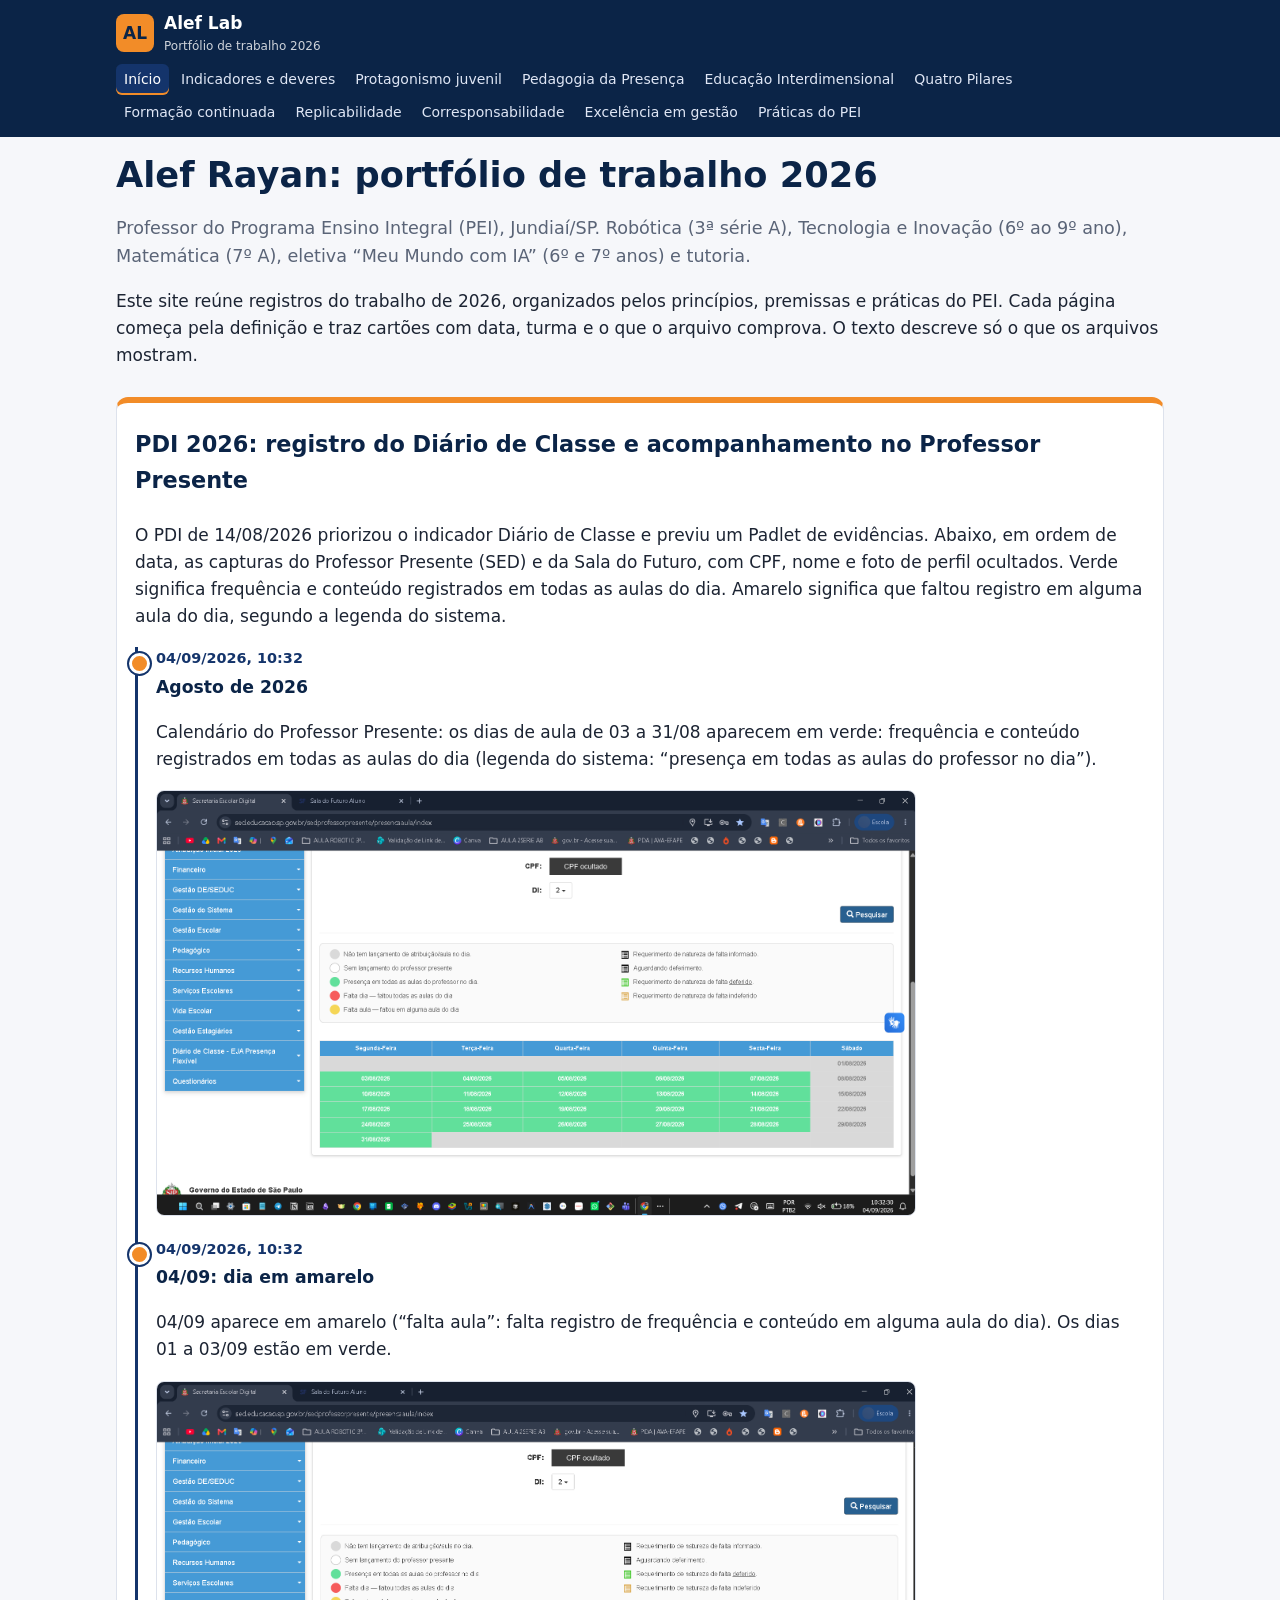
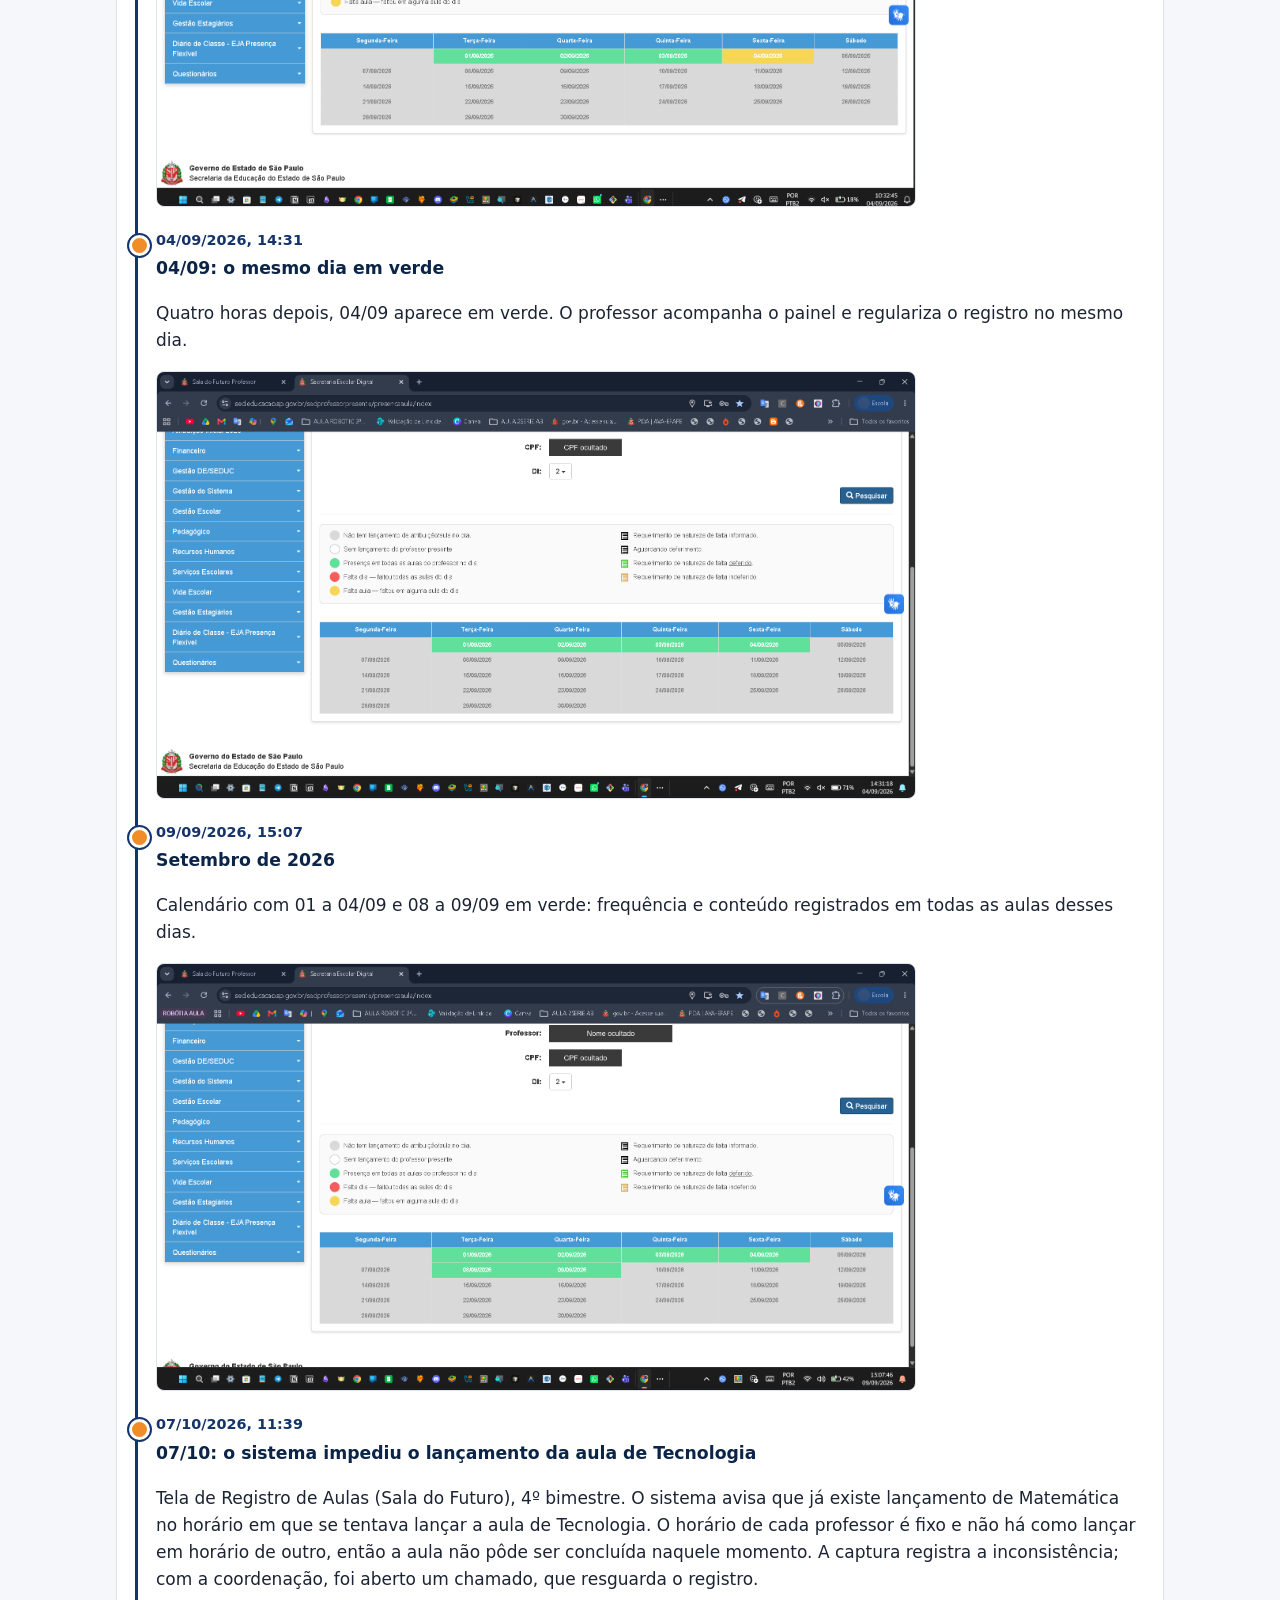
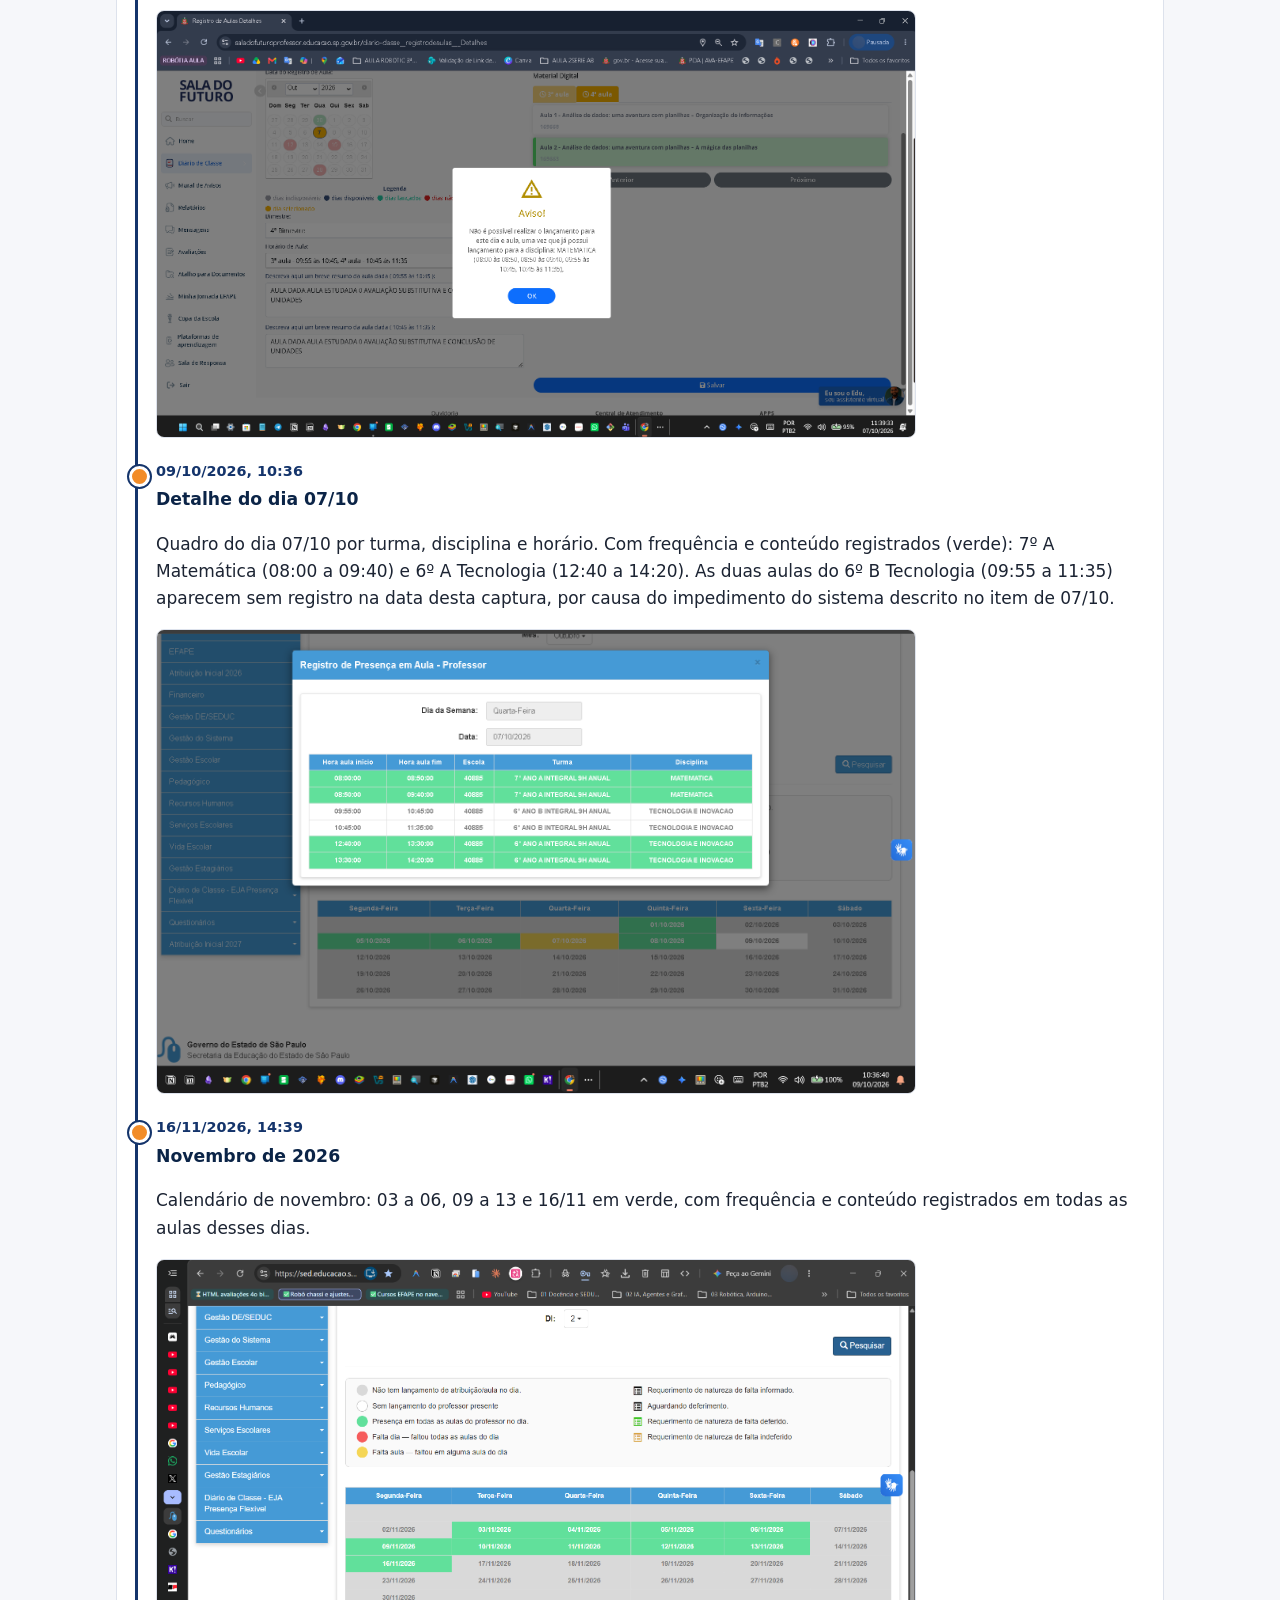
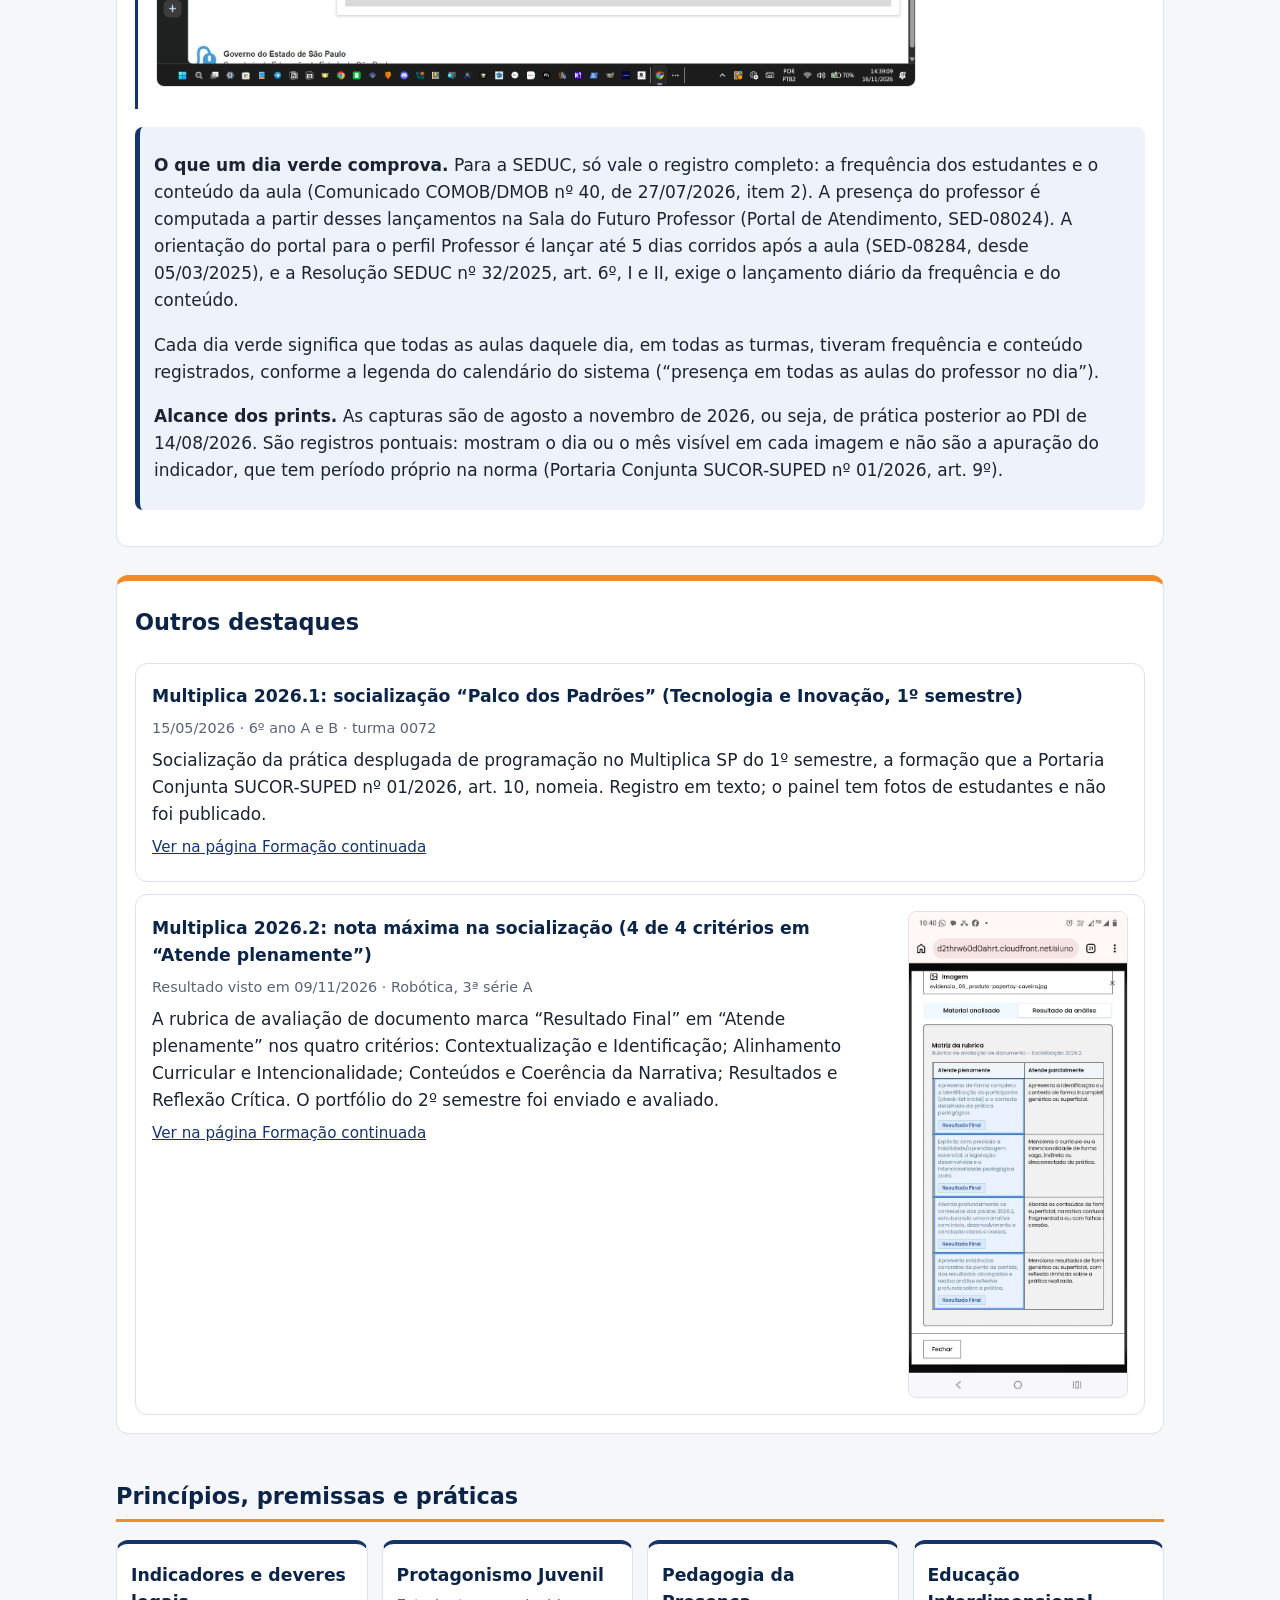
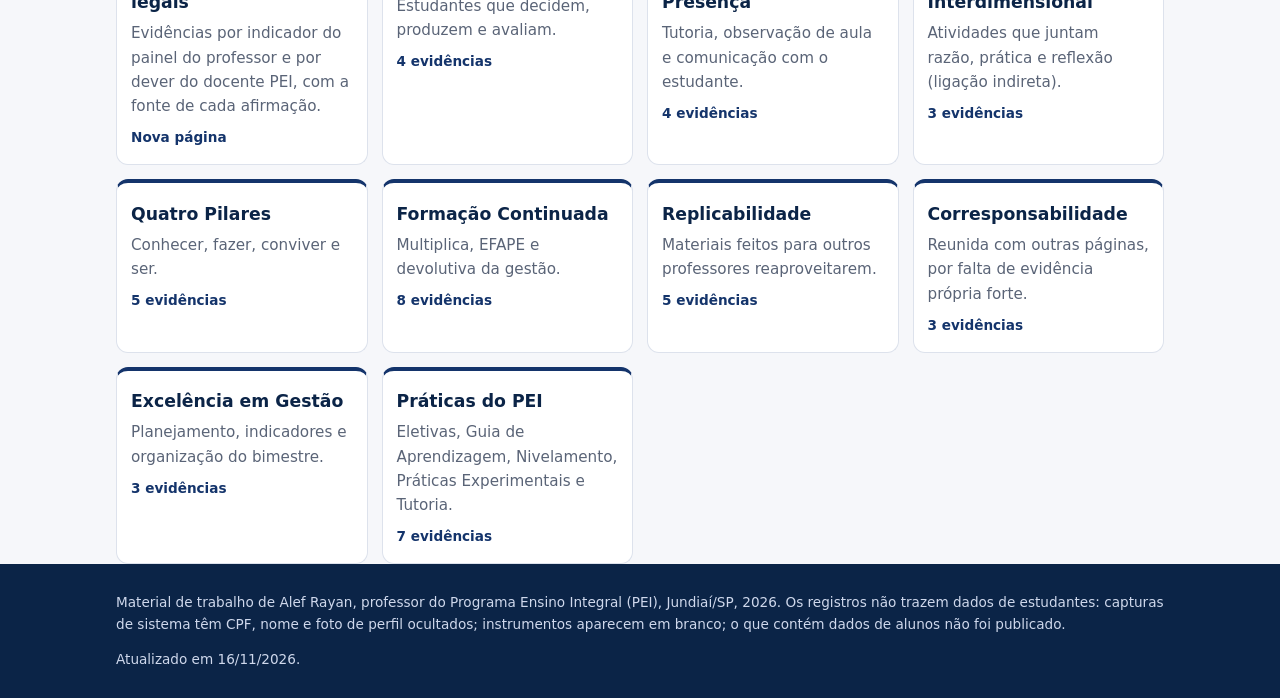
<file: index.html>
<!doctype html>
<html lang="pt-BR">
<head>
<meta charset="utf-8">
<meta name="viewport" content="width=device-width, initial-scale=1">
<title>Alef Lab | Portfólio de trabalho 2026</title>
<meta name="description" content="Portfólio de trabalho 2026 de Alef Rayan, professor do PEI em Jundiaí/SP.">
<link rel="stylesheet" href="assets/style.css">
</head>
<body>
<header class="top"><div class="wrap">
<a class="brand" href="index.html"><span class="logo">AL</span><span>Alef Lab<small>Portfólio de trabalho 2026</small></span></a>
<nav aria-label="Páginas"><ul><li><a href="index.html" aria-current="page">Início</a></li><li><a href="indicadores.html">Indicadores e deveres</a></li><li><a href="protagonismo-juvenil.html">Protagonismo juvenil</a></li><li><a href="pedagogia-da-presenca.html">Pedagogia da Presença</a></li><li><a href="educacao-interdimensional.html">Educação Interdimensional</a></li><li><a href="quatro-pilares.html">Quatro Pilares</a></li><li><a href="formacao-continuada.html">Formação continuada</a></li><li><a href="replicabilidade.html">Replicabilidade</a></li><li><a href="corresponsabilidade.html">Corresponsabilidade</a></li><li><a href="excelencia-em-gestao.html">Excelência em gestão</a></li><li><a href="praticas-pei.html">Práticas do PEI</a></li></ul></nav>
</div></header>
<main class="wrap">
<section class="hero"><h1>Alef Rayan: portfólio de trabalho 2026</h1>
<p class="lead">Professor do Programa Ensino Integral (PEI), Jundiaí/SP. Robótica (3ª série A), Tecnologia e Inovação (6º ao 9º ano), Matemática (7º A), eletiva “Meu Mundo com IA” (6º e 7º anos) e tutoria.</p>
<p>Este site reúne registros do trabalho de 2026, organizados pelos princípios, premissas e práticas do PEI. Cada página começa pela definição e traz cartões com data, turma e o que o arquivo comprova. O texto descreve só o que os arquivos mostram.</p></section>
<section class="destaque" id="pdi"><h2>PDI 2026: registro do Diário de Classe e acompanhamento no Professor Presente</h2>
<p>O PDI de 14/08/2026 priorizou o indicador Diário de Classe e previu um Padlet de evidências. Abaixo, em ordem de data, as capturas do Professor Presente (SED) e da Sala do Futuro, com CPF, nome e foto de perfil ocultados. Verde significa frequência e conteúdo registrados em todas as aulas do dia. Amarelo significa que faltou registro em alguma aula do dia, segundo a legenda do sistema.</p>
<ol class="timeline"><li class="tl"><div class="tl-when">04/09/2026, 10:32</div><div class="tl-body"><h3>Agosto de 2026</h3><p>Calendário do Professor Presente: os dias de aula de 03 a 31/08 aparecem em verde: frequência e conteúdo registrados em todas as aulas do dia (legenda do sistema: “presença em todas as aulas do professor no dia”).</p><figure class="shot "><a class="zoom" href="#lb23" title="Clique para ampliar"><img src="assets/pdi/r1-agosto-verde.png" alt="Calendário do Professor Presente de agosto de 2026, com os dias de aula de 03 a 31/08 em verde" loading="lazy"></a></figure></div></li><li class="tl"><div class="tl-when">04/09/2026, 10:32</div><div class="tl-body"><h3>04/09: dia em amarelo</h3><p>04/09 aparece em amarelo (“falta aula”: falta registro de frequência e conteúdo em alguma aula do dia). Os dias 01 a 03/09 estão em verde.</p><figure class="shot "><a class="zoom" href="#lb24" title="Clique para ampliar"><img src="assets/pdi/r2-04set-1032-amarelo.png" alt="Calendário de setembro de 2026 com 04/09 em amarelo às 10h32 e 01 a 03/09 em verde" loading="lazy"></a></figure></div></li><li class="tl"><div class="tl-when">04/09/2026, 14:31</div><div class="tl-body"><h3>04/09: o mesmo dia em verde</h3><p>Quatro horas depois, 04/09 aparece em verde. O professor acompanha o painel e regulariza o registro no mesmo dia.</p><figure class="shot "><a class="zoom" href="#lb25" title="Clique para ampliar"><img src="assets/pdi/r3-04set-1431-verde.png" alt="Calendário de setembro de 2026 com 04/09 em verde às 14h31" loading="lazy"></a></figure></div></li><li class="tl"><div class="tl-when">09/09/2026, 15:07</div><div class="tl-body"><h3>Setembro de 2026</h3><p>Calendário com 01 a 04/09 e 08 a 09/09 em verde: frequência e conteúdo registrados em todas as aulas desses dias.</p><figure class="shot "><a class="zoom" href="#lb26" title="Clique para ampliar"><img src="assets/pdi/r4-setembro.png" alt="Calendário do Professor Presente com 01 a 04/09 e 08 e 09/09 em verde" loading="lazy"></a></figure></div></li><li class="tl"><div class="tl-when">07/10/2026, 11:39</div><div class="tl-body"><h3>07/10: o sistema impediu o lançamento da aula de Tecnologia</h3><p>Tela de Registro de Aulas (Sala do Futuro), 4º bimestre. O sistema avisa que já existe lançamento de Matemática no horário em que se tentava lançar a aula de Tecnologia. O horário de cada professor é fixo e não há como lançar em horário de outro, então a aula não pôde ser concluída naquele momento. A captura registra a inconsistência; com a coordenação, foi aberto um chamado, que resguarda o registro.</p><figure class="shot "><a class="zoom" href="#lb27" title="Clique para ampliar"><img src="assets/pdi/r6-registro-aula-07out.png" alt="Tela de Registro de Aulas da Sala do Futuro, 4º bimestre, 07/10/2026, com aviso do sistema sobre lançamento existente de Matemática no horário de Tecnologia" loading="lazy"></a></figure></div></li><li class="tl"><div class="tl-when">09/10/2026, 10:36</div><div class="tl-body"><h3>Detalhe do dia 07/10</h3><p>Quadro do dia 07/10 por turma, disciplina e horário. Com frequência e conteúdo registrados (verde): 7º A Matemática (08:00 a 09:40) e 6º A Tecnologia (12:40 a 14:20). As duas aulas do 6º B Tecnologia (09:55 a 11:35) aparecem sem registro na data desta captura, por causa do impedimento do sistema descrito no item de 07/10.</p><figure class="shot "><a class="zoom" href="#lb28" title="Clique para ampliar"><img src="assets/pdi/r7-detalhe-dia-07out.png" alt="Quadro Registro de Presença em Aula do dia 07/10/2026, com aulas do 7º A, 6º A e 6º B por horário" loading="lazy"></a></figure></div></li><li class="tl"><div class="tl-when">16/11/2026, 14:39</div><div class="tl-body"><h3>Novembro de 2026</h3><p>Calendário de novembro: 03 a 06, 09 a 13 e 16/11 em verde, com frequência e conteúdo registrados em todas as aulas desses dias.</p><figure class="shot "><a class="zoom" href="#lb29" title="Clique para ampliar"><img src="assets/pdi/r8-novembro-verde.png" alt="Calendário do Professor Presente de novembro de 2026, com os dias de 03 a 06, 09 a 13 e 16/11 em verde" loading="lazy"></a></figure></div></li></ol>
<div class="aviso"><p><strong>O que um dia verde comprova.</strong> Para a SEDUC, só vale o registro completo: a frequência dos estudantes e o conteúdo da aula (Comunicado COMOB/DMOB nº 40, de 27/07/2026, item 2). A presença do professor é computada a partir desses lançamentos na Sala do Futuro Professor (Portal de Atendimento, SED-08024). A orientação do portal para o perfil Professor é lançar até 5 dias corridos após a aula (SED-08284, desde 05/03/2025), e a Resolução SEDUC nº 32/2025, art. 6º, I e II, exige o lançamento diário da frequência e do conteúdo.</p><p>Cada dia verde significa que todas as aulas daquele dia, em todas as turmas, tiveram frequência e conteúdo registrados, conforme a legenda do calendário do sistema (“presença em todas as aulas do professor no dia”).</p><p><strong>Alcance dos prints.</strong> As capturas são de agosto a novembro de 2026, ou seja, de prática posterior ao PDI de 14/08/2026. São registros pontuais: mostram o dia ou o mês visível em cada imagem e não são a apuração do indicador, que tem período próprio na norma (Portaria Conjunta SUCOR-SUPED nº 01/2026, art. 9º).</p></div></section>
<section class="destaque" id="destaques"><h2>Outros destaques</h2>
<article class="card"><h3>Multiplica 2026.1: socialização “Palco dos Padrões” (Tecnologia e Inovação, 1º semestre)</h3>
<p class="meta">15/05/2026 · 6º ano A e B · turma 0072</p>
<p>Socialização da prática desplugada de programação no Multiplica SP do 1º semestre, a formação que a Portaria Conjunta SUCOR-SUPED nº 01/2026, art. 10, nomeia. Registro em texto; o painel tem fotos de estudantes e não foi publicado.</p>
<p class="links"><a href="formacao-continuada.html">Ver na página Formação continuada</a></p></article>
<article class="card destaque-card"><div class="dc-text"><h3>Multiplica 2026.2: nota máxima na socialização (4 de 4 critérios em “Atende plenamente”)</h3>
<p class="meta">Resultado visto em 09/11/2026 · Robótica, 3ª série A</p>
<p>A rubrica de avaliação de documento marca “Resultado Final” em “Atende plenamente” nos quatro critérios: Contextualização e Identificação; Alinhamento Curricular e Intencionalidade; Conteúdos e Coerência da Narrativa; Resultados e Reflexão Crítica. O portfólio do 2º semestre foi enviado e avaliado.</p>
<p class="links"><a href="formacao-continuada.html">Ver na página Formação continuada</a></p></div><figure class="shot "><a class="zoom" href="#lb30" title="Clique para ampliar"><img src="assets/img/multiplica-2026-2-rubrica-resultado.jpg" alt="Captura de celular da matriz da rubrica de socialização 2026.2, com Resultado Final em Atende plenamente nos quatro critérios" loading="lazy"></a></figure></article></section>
<section><h2>Princípios, premissas e práticas</h2><div class="pgrid"><a class="pcard" href="indicadores.html"><h3>Indicadores e deveres legais</h3><p>Evidências por indicador do painel do professor e por dever do docente PEI, com a fonte de cada afirmação.</p><span class="n">Nova página</span></a><a class="pcard" href="protagonismo-juvenil.html"><h3>Protagonismo Juvenil</h3><p>Estudantes que decidem, produzem e avaliam.</p><span class="n">4 evidências</span></a><a class="pcard" href="pedagogia-da-presenca.html"><h3>Pedagogia da Presença</h3><p>Tutoria, observação de aula e comunicação com o estudante.</p><span class="n">4 evidências</span></a><a class="pcard" href="educacao-interdimensional.html"><h3>Educação Interdimensional</h3><p>Atividades que juntam razão, prática e reflexão (ligação indireta).</p><span class="n">3 evidências</span></a><a class="pcard" href="quatro-pilares.html"><h3>Quatro Pilares</h3><p>Conhecer, fazer, conviver e ser.</p><span class="n">5 evidências</span></a><a class="pcard" href="formacao-continuada.html"><h3>Formação Continuada</h3><p>Multiplica, EFAPE e devolutiva da gestão.</p><span class="n">8 evidências</span></a><a class="pcard" href="replicabilidade.html"><h3>Replicabilidade</h3><p>Materiais feitos para outros professores reaproveitarem.</p><span class="n">5 evidências</span></a><a class="pcard" href="corresponsabilidade.html"><h3>Corresponsabilidade</h3><p>Reunida com outras páginas, por falta de evidência própria forte.</p><span class="n">3 evidências</span></a><a class="pcard" href="excelencia-em-gestao.html"><h3>Excelência em Gestão</h3><p>Planejamento, indicadores e organização do bimestre.</p><span class="n">3 evidências</span></a><a class="pcard" href="praticas-pei.html"><h3>Práticas do PEI</h3><p>Eletivas, Guia de Aprendizagem, Nivelamento, Práticas Experimentais e Tutoria.</p><span class="n">7 evidências</span></a></div></section>
</main>
<footer><div class="wrap">
<p>Material de trabalho de Alef Rayan, professor do Programa Ensino Integral (PEI), Jundiaí/SP, 2026. Os registros não trazem dados de estudantes: capturas de sistema têm CPF, nome e foto de perfil ocultados; instrumentos aparecem em branco; o que contém dados de alunos não foi publicado.</p>
<p>Atualizado em 16/11/2026.</p>
</div></footer>
<a class="lb" id="lb23" href="#x" aria-label="Fechar imagem ampliada"><img src="assets/pdi/r1-agosto-verde.png" alt="Calendário do Professor Presente de agosto de 2026, com os dias de aula de 03 a 31/08 em verde"></a><a class="lb" id="lb24" href="#x" aria-label="Fechar imagem ampliada"><img src="assets/pdi/r2-04set-1032-amarelo.png" alt="Calendário de setembro de 2026 com 04/09 em amarelo às 10h32 e 01 a 03/09 em verde"></a><a class="lb" id="lb25" href="#x" aria-label="Fechar imagem ampliada"><img src="assets/pdi/r3-04set-1431-verde.png" alt="Calendário de setembro de 2026 com 04/09 em verde às 14h31"></a><a class="lb" id="lb26" href="#x" aria-label="Fechar imagem ampliada"><img src="assets/pdi/r4-setembro.png" alt="Calendário do Professor Presente com 01 a 04/09 e 08 e 09/09 em verde"></a><a class="lb" id="lb27" href="#x" aria-label="Fechar imagem ampliada"><img src="assets/pdi/r6-registro-aula-07out.png" alt="Tela de Registro de Aulas da Sala do Futuro, 4º bimestre, 07/10/2026, com aviso do sistema sobre lançamento existente de Matemática"></a><a class="lb" id="lb28" href="#x" aria-label="Fechar imagem ampliada"><img src="assets/pdi/r7-detalhe-dia-07out.png" alt="Quadro Registro de Presença em Aula do dia 07/10/2026, com aulas do 7º A, 6º A e 6º B por horário"></a><a class="lb" id="lb29" href="#x" aria-label="Fechar imagem ampliada"><img src="assets/pdi/r8-novembro-verde.png" alt="Calendário do Professor Presente de novembro de 2026, com os dias de 03 a 06, 09 a 13 e 16/11 em verde"></a><a class="lb" id="lb30" href="#x" aria-label="Fechar imagem ampliada"><img src="assets/img/multiplica-2026-2-rubrica-resultado.jpg" alt="Captura de celular da matriz da rubrica de socialização 2026.2, com Resultado Final em Atende plenamente nos quatro critérios"></a>
</body>
</html>
</file>
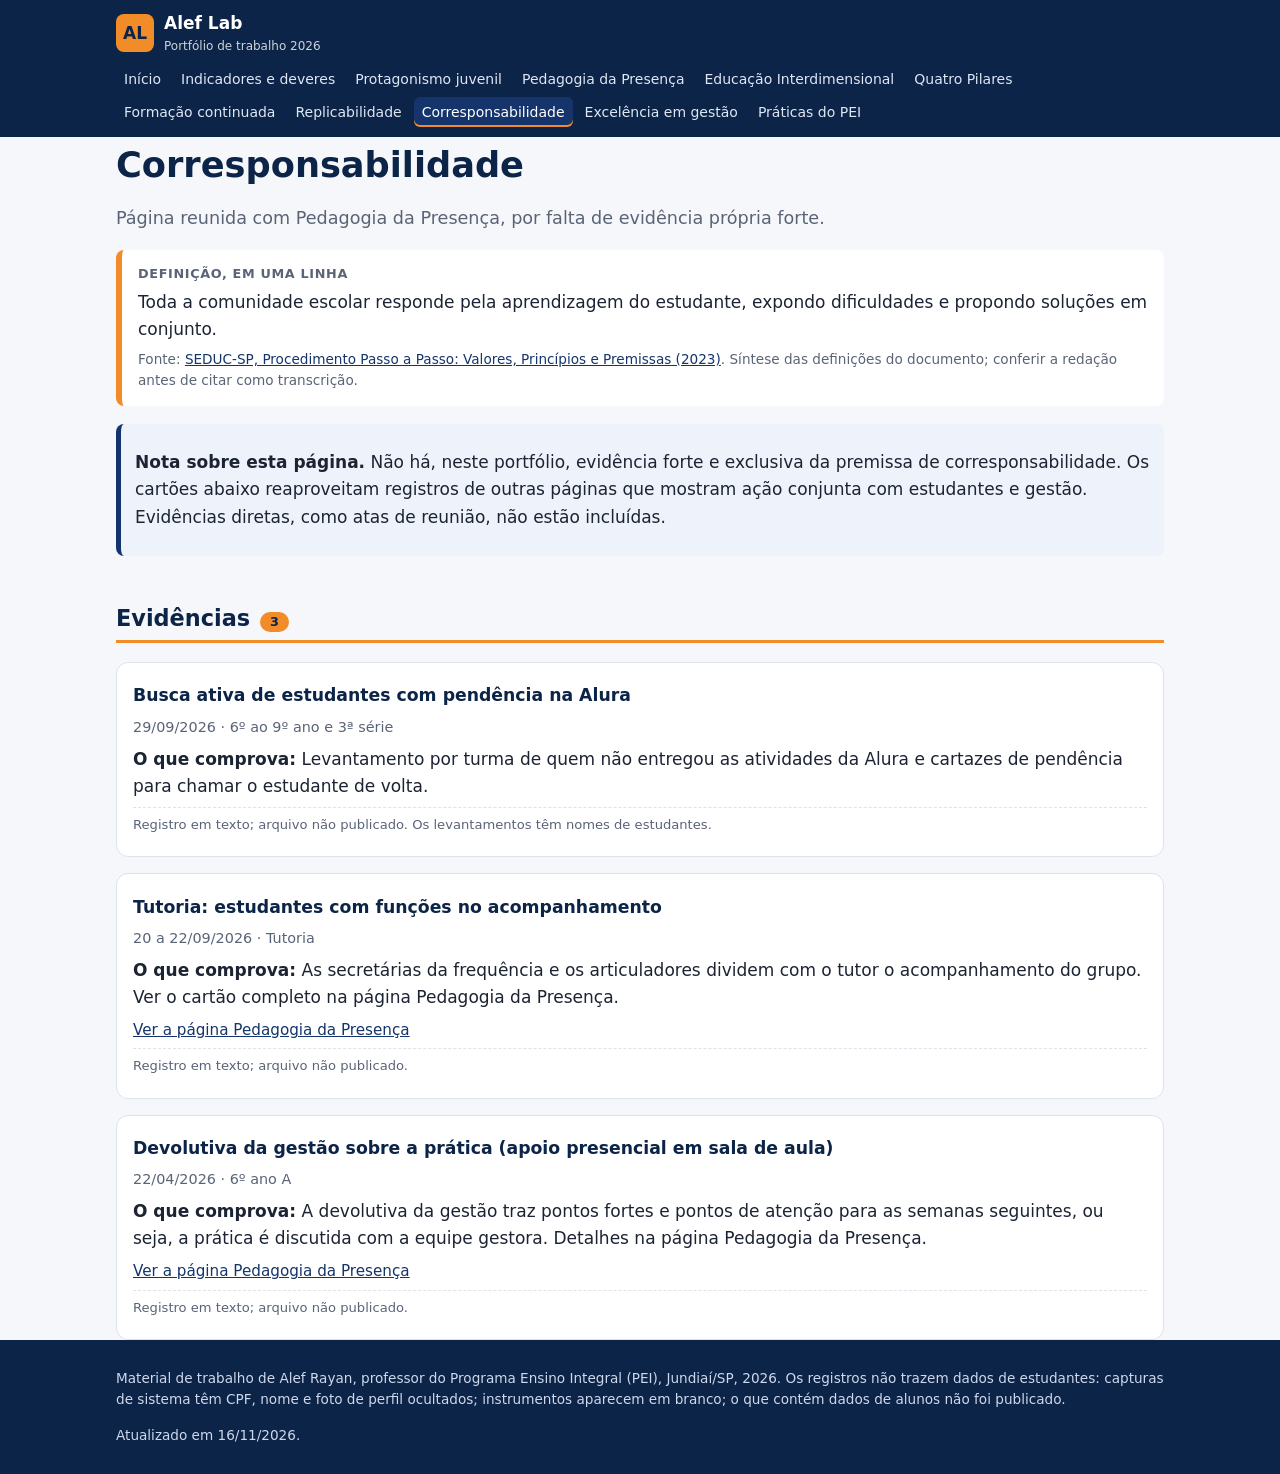
<file: corresponsabilidade.html>
<!doctype html>
<html lang="pt-BR">
<head>
<meta charset="utf-8">
<meta name="viewport" content="width=device-width, initial-scale=1">
<title>Corresponsabilidade | Portfólio Alef Lab 2026</title>
<meta name="description" content="Registros ligados à corresponsabilidade, reunidos com outras páginas.">
<link rel="stylesheet" href="assets/style.css">
</head>
<body>
<header class="top"><div class="wrap">
<a class="brand" href="index.html"><span class="logo">AL</span><span>Alef Lab<small>Portfólio de trabalho 2026</small></span></a>
<nav aria-label="Páginas"><ul><li><a href="index.html">Início</a></li><li><a href="indicadores.html">Indicadores e deveres</a></li><li><a href="protagonismo-juvenil.html">Protagonismo juvenil</a></li><li><a href="pedagogia-da-presenca.html">Pedagogia da Presença</a></li><li><a href="educacao-interdimensional.html">Educação Interdimensional</a></li><li><a href="quatro-pilares.html">Quatro Pilares</a></li><li><a href="formacao-continuada.html">Formação continuada</a></li><li><a href="replicabilidade.html">Replicabilidade</a></li><li><a href="corresponsabilidade.html" aria-current="page">Corresponsabilidade</a></li><li><a href="excelencia-em-gestao.html">Excelência em gestão</a></li><li><a href="praticas-pei.html">Práticas do PEI</a></li></ul></nav>
</div></header>
<main class="wrap">
<h1>Corresponsabilidade</h1><p class="lead">Página reunida com Pedagogia da Presença, por falta de evidência própria forte.</p><section class="def"><p class="def-t">Definição, em uma linha</p><p>Toda a comunidade escolar responde pela aprendizagem do estudante, expondo dificuldades e propondo soluções em conjunto.</p><p class="src">Fonte: <a href="https://midiasstoragesec.blob.core.windows.net/001/2025/03/procedimento-passo-a-passo_valores-princpios-e-premissas.pdf" target="_blank" rel="noopener">SEDUC-SP, Procedimento Passo a Passo: Valores, Princípios e Premissas (2023)</a>. Síntese das definições do documento; conferir a redação antes de citar como transcrição.</p></section><section class="aviso"><p><strong>Nota sobre esta página.</strong> Não há, neste portfólio, evidência forte e exclusiva da premissa de corresponsabilidade. Os cartões abaixo reaproveitam registros de outras páginas que mostram ação conjunta com estudantes e gestão. Evidências diretas, como atas de reunião, não estão incluídas.</p></section><h2>Evidências <span class="count">3</span></h2><div class="cards"><article class="card"><h3>Busca ativa de estudantes com pendência na Alura</h3><p class="meta">29/09/2026 · 6º ao 9º ano e 3ª série</p><p><strong>O que comprova:</strong> Levantamento por turma de quem não entregou as atividades da Alura e cartazes de pendência para chamar o estudante de volta.</p><p class="reg">Registro em texto; arquivo não publicado. Os levantamentos têm nomes de estudantes.</p></article><article class="card"><h3>Tutoria: estudantes com funções no acompanhamento</h3><p class="meta">20 a 22/09/2026 · Tutoria</p><p><strong>O que comprova:</strong> As secretárias da frequência e os articuladores dividem com o tutor o acompanhamento do grupo. Ver o cartão completo na página Pedagogia da Presença.</p><p class="links"><a href="pedagogia-da-presenca.html">Ver a página Pedagogia da Presença</a></p><p class="reg">Registro em texto; arquivo não publicado.</p></article><article class="card"><h3>Devolutiva da gestão sobre a prática (apoio presencial em sala de aula)</h3><p class="meta">22/04/2026 · 6º ano A</p><p><strong>O que comprova:</strong> A devolutiva da gestão traz pontos fortes e pontos de atenção para as semanas seguintes, ou seja, a prática é discutida com a equipe gestora. Detalhes na página Pedagogia da Presença.</p><p class="links"><a href="pedagogia-da-presenca.html">Ver a página Pedagogia da Presença</a></p><p class="reg">Registro em texto; arquivo não publicado.</p></article></div>
</main>
<footer><div class="wrap">
<p>Material de trabalho de Alef Rayan, professor do Programa Ensino Integral (PEI), Jundiaí/SP, 2026. Os registros não trazem dados de estudantes: capturas de sistema têm CPF, nome e foto de perfil ocultados; instrumentos aparecem em branco; o que contém dados de alunos não foi publicado.</p>
<p>Atualizado em 16/11/2026.</p>
</div></footer>

</body>
</html>
</file>
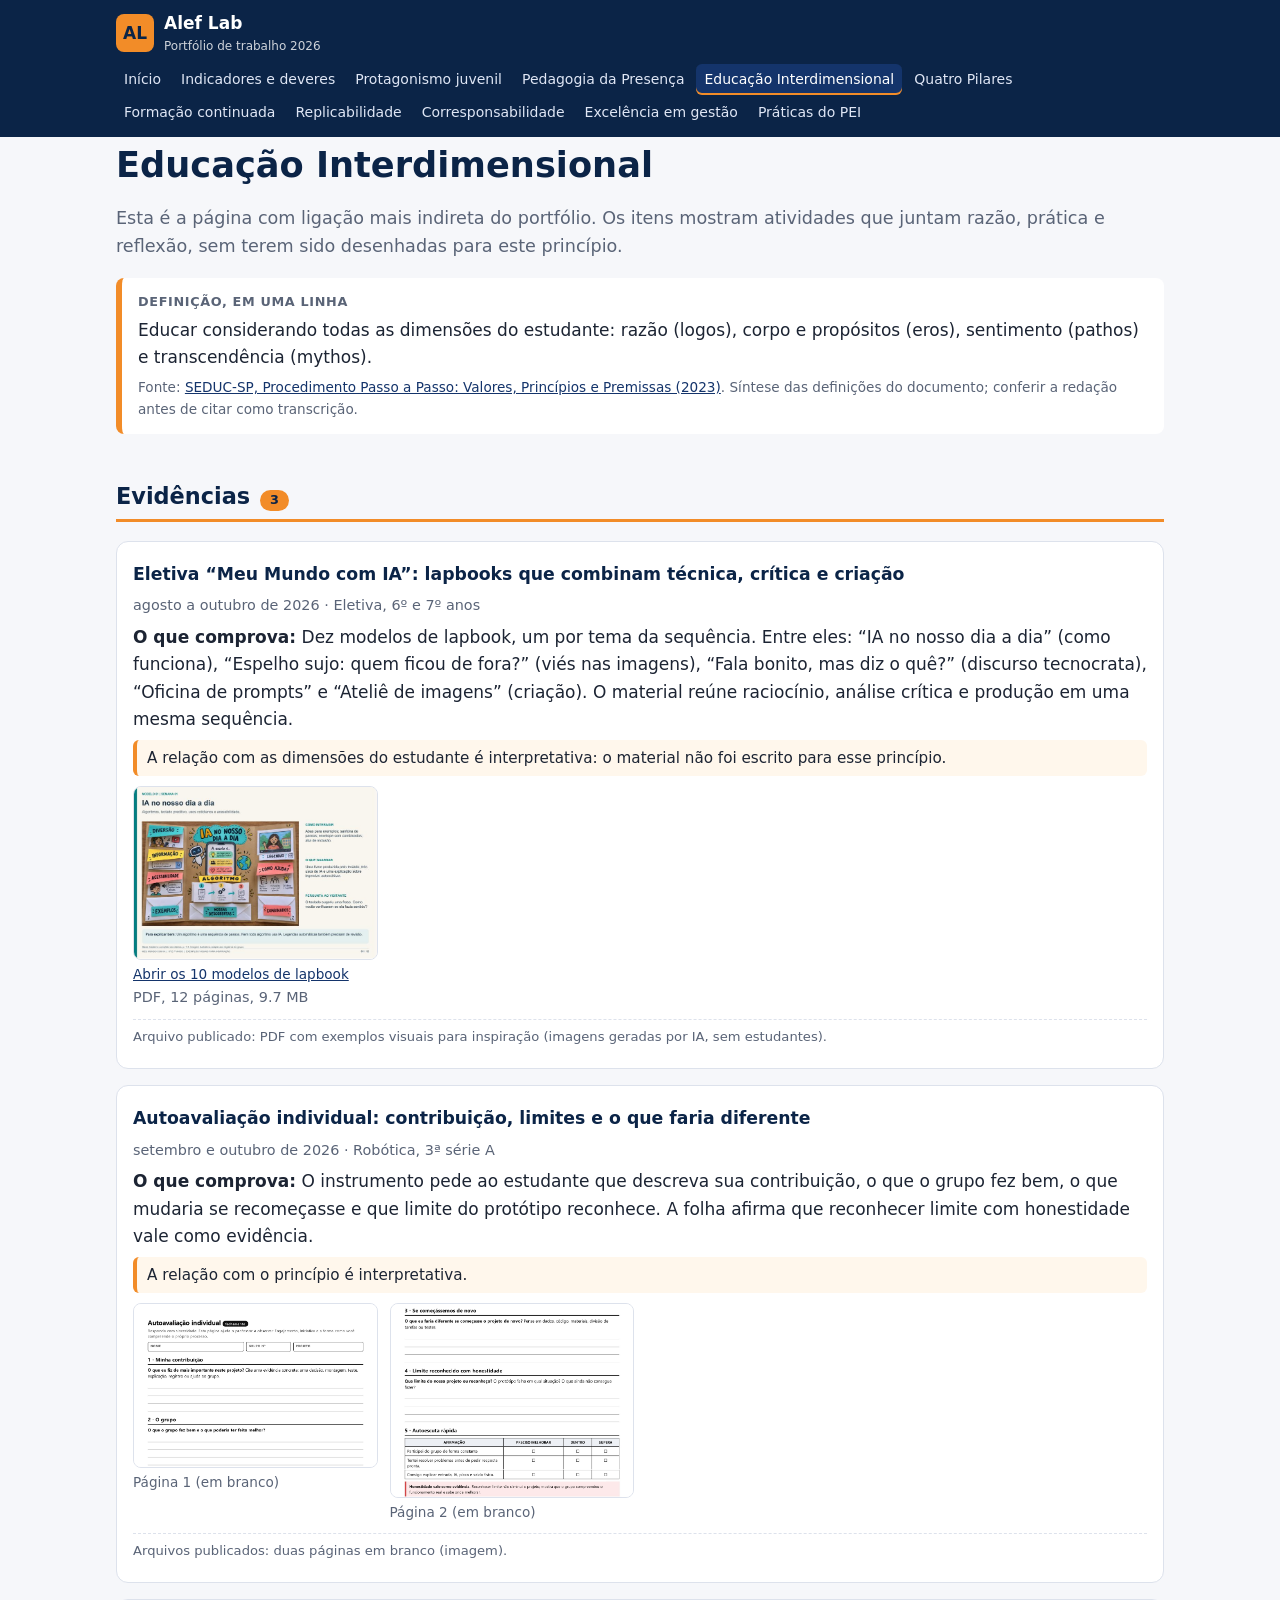
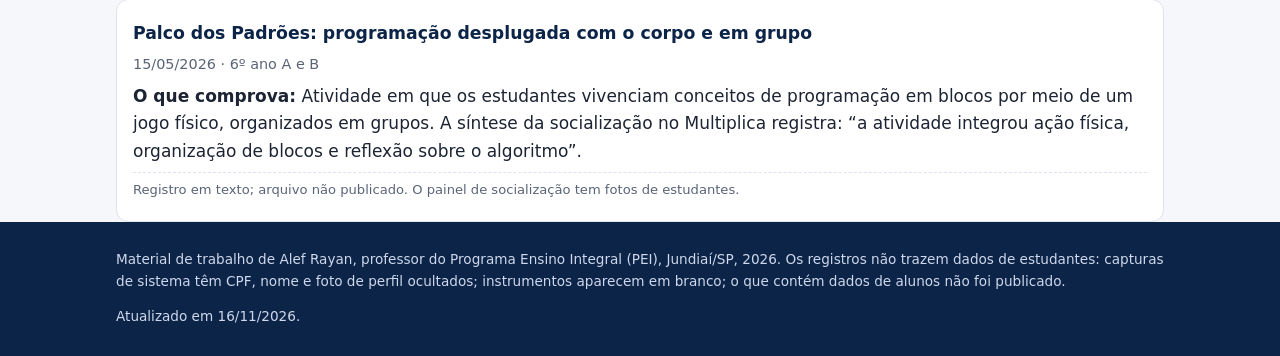
<file: educacao-interdimensional.html>
<!doctype html>
<html lang="pt-BR">
<head>
<meta charset="utf-8">
<meta name="viewport" content="width=device-width, initial-scale=1">
<title>Educação Interdimensional | Portfólio Alef Lab 2026</title>
<meta name="description" content="Evidências com ligação à educação interdimensional.">
<link rel="stylesheet" href="assets/style.css">
</head>
<body>
<header class="top"><div class="wrap">
<a class="brand" href="index.html"><span class="logo">AL</span><span>Alef Lab<small>Portfólio de trabalho 2026</small></span></a>
<nav aria-label="Páginas"><ul><li><a href="index.html">Início</a></li><li><a href="indicadores.html">Indicadores e deveres</a></li><li><a href="protagonismo-juvenil.html">Protagonismo juvenil</a></li><li><a href="pedagogia-da-presenca.html">Pedagogia da Presença</a></li><li><a href="educacao-interdimensional.html" aria-current="page">Educação Interdimensional</a></li><li><a href="quatro-pilares.html">Quatro Pilares</a></li><li><a href="formacao-continuada.html">Formação continuada</a></li><li><a href="replicabilidade.html">Replicabilidade</a></li><li><a href="corresponsabilidade.html">Corresponsabilidade</a></li><li><a href="excelencia-em-gestao.html">Excelência em gestão</a></li><li><a href="praticas-pei.html">Práticas do PEI</a></li></ul></nav>
</div></header>
<main class="wrap">
<h1>Educação Interdimensional</h1><p class="lead">Esta é a página com ligação mais indireta do portfólio. Os itens mostram atividades que juntam razão, prática e reflexão, sem terem sido desenhadas para este princípio.</p><section class="def"><p class="def-t">Definição, em uma linha</p><p>Educar considerando todas as dimensões do estudante: razão (logos), corpo e propósitos (eros), sentimento (pathos) e transcendência (mythos).</p><p class="src">Fonte: <a href="https://midiasstoragesec.blob.core.windows.net/001/2025/03/procedimento-passo-a-passo_valores-princpios-e-premissas.pdf" target="_blank" rel="noopener">SEDUC-SP, Procedimento Passo a Passo: Valores, Princípios e Premissas (2023)</a>. Síntese das definições do documento; conferir a redação antes de citar como transcrição.</p></section><h2>Evidências <span class="count">3</span></h2><div class="cards"><article class="card"><h3>Eletiva “Meu Mundo com IA”: lapbooks que combinam técnica, crítica e criação</h3><p class="meta">agosto a outubro de 2026 · Eletiva, 6º e 7º anos</p><p><strong>O que comprova:</strong> Dez modelos de lapbook, um por tema da sequência. Entre eles: “IA no nosso dia a dia” (como funciona), “Espelho sujo: quem ficou de fora?” (viés nas imagens), “Fala bonito, mas diz o quê?” (discurso tecnocrata), “Oficina de prompts” e “Ateliê de imagens” (criação). O material reúne raciocínio, análise crítica e produção em uma mesma sequência.</p><p class="note">A relação com as dimensões do estudante é interpretativa: o material não foi escrito para esse princípio.</p><div class="shots"><figure class="shot pdf"><a href="assets/pdf/lapbooks-eletiva-ia.pdf" target="_blank" rel="noopener"><img src="assets/thumbs/lapbooks-eletiva-ia.jpg" alt="Página inicial dos modelos de lapbook da eletiva Meu Mundo com IA" loading="lazy"></a><figcaption><a href="assets/pdf/lapbooks-eletiva-ia.pdf" target="_blank" rel="noopener">Abrir os 10 modelos de lapbook</a> <span class="meta">PDF, 12 páginas, 9.7 MB</span></figcaption></figure></div><p class="reg">Arquivo publicado: PDF com exemplos visuais para inspiração (imagens geradas por IA, sem estudantes).</p></article><article class="card"><h3>Autoavaliação individual: contribuição, limites e o que faria diferente</h3><p class="meta">setembro e outubro de 2026 · Robótica, 3ª série A</p><p><strong>O que comprova:</strong> O instrumento pede ao estudante que descreva sua contribuição, o que o grupo fez bem, o que mudaria se recomeçasse e que limite do protótipo reconhece. A folha afirma que reconhecer limite com honestidade vale como evidência.</p><p class="note">A relação com o princípio é interpretativa.</p><div class="shots"><figure class="shot "><a class="zoom" href="#lb5" title="Clique para ampliar"><img src="assets/img/instr-autoavaliacao-1.jpg" alt="Autoavaliação individual em branco, página 1: minha contribuição e o grupo" loading="lazy"></a><figcaption>Página 1 (em branco)</figcaption></figure><figure class="shot "><a class="zoom" href="#lb6" title="Clique para ampliar"><img src="assets/img/instr-autoavaliacao-2.jpg" alt="Autoavaliação individual em branco, página 2: se começássemos de novo, limite reconhecido e autoescuta" loading="lazy"></a><figcaption>Página 2 (em branco)</figcaption></figure></div><p class="reg">Arquivos publicados: duas páginas em branco (imagem).</p></article><article class="card"><h3>Palco dos Padrões: programação desplugada com o corpo e em grupo</h3><p class="meta">15/05/2026 · 6º ano A e B</p><p><strong>O que comprova:</strong> Atividade em que os estudantes vivenciam conceitos de programação em blocos por meio de um jogo físico, organizados em grupos. A síntese da socialização no Multiplica registra: “a atividade integrou ação física, organização de blocos e reflexão sobre o algoritmo”.</p><p class="reg">Registro em texto; arquivo não publicado. O painel de socialização tem fotos de estudantes.</p></article></div>
</main>
<footer><div class="wrap">
<p>Material de trabalho de Alef Rayan, professor do Programa Ensino Integral (PEI), Jundiaí/SP, 2026. Os registros não trazem dados de estudantes: capturas de sistema têm CPF, nome e foto de perfil ocultados; instrumentos aparecem em branco; o que contém dados de alunos não foi publicado.</p>
<p>Atualizado em 16/11/2026.</p>
</div></footer>
<a class="lb" id="lb5" href="#x" aria-label="Fechar imagem ampliada"><img src="assets/img/instr-autoavaliacao-1.jpg" alt="Autoavaliação individual em branco, página 1: minha contribuição e o grupo"></a><a class="lb" id="lb6" href="#x" aria-label="Fechar imagem ampliada"><img src="assets/img/instr-autoavaliacao-2.jpg" alt="Autoavaliação individual em branco, página 2: se começássemos de novo, limite reconhecido e autoescuta"></a>
</body>
</html>
</file>
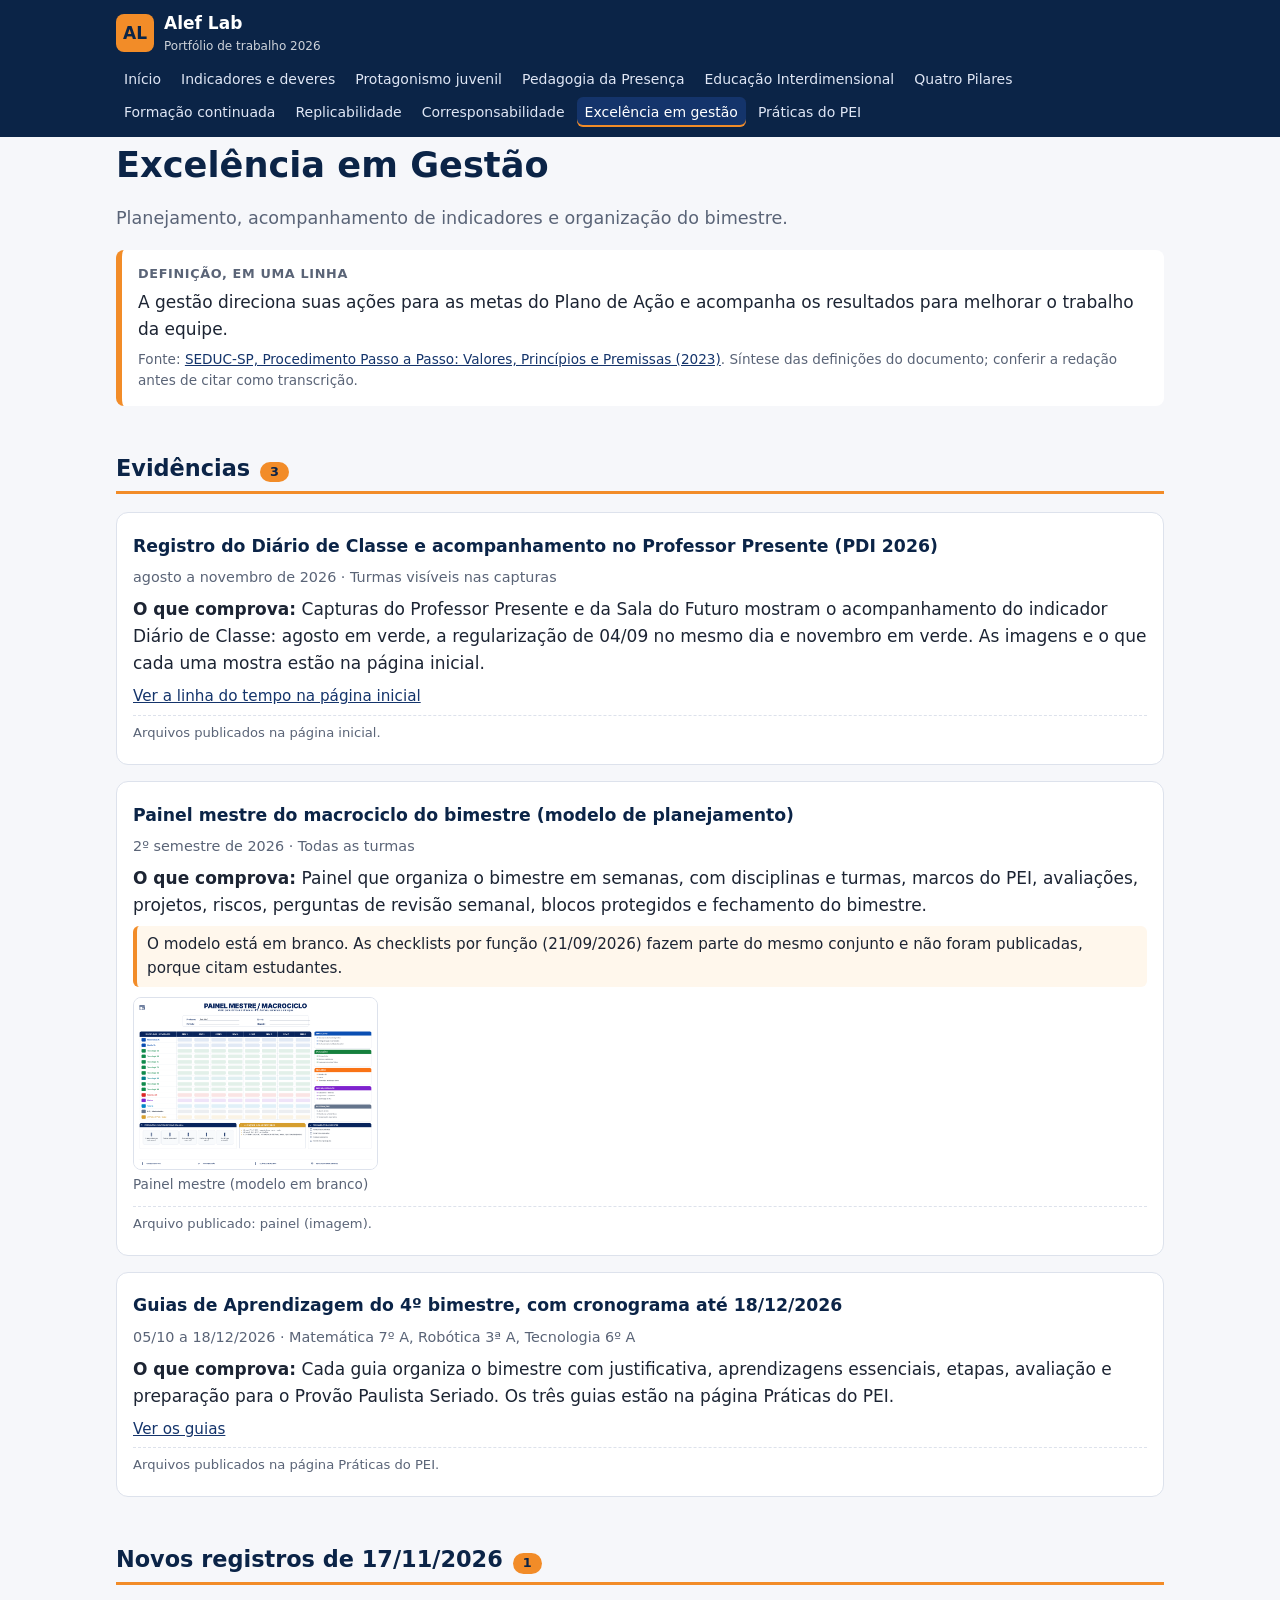
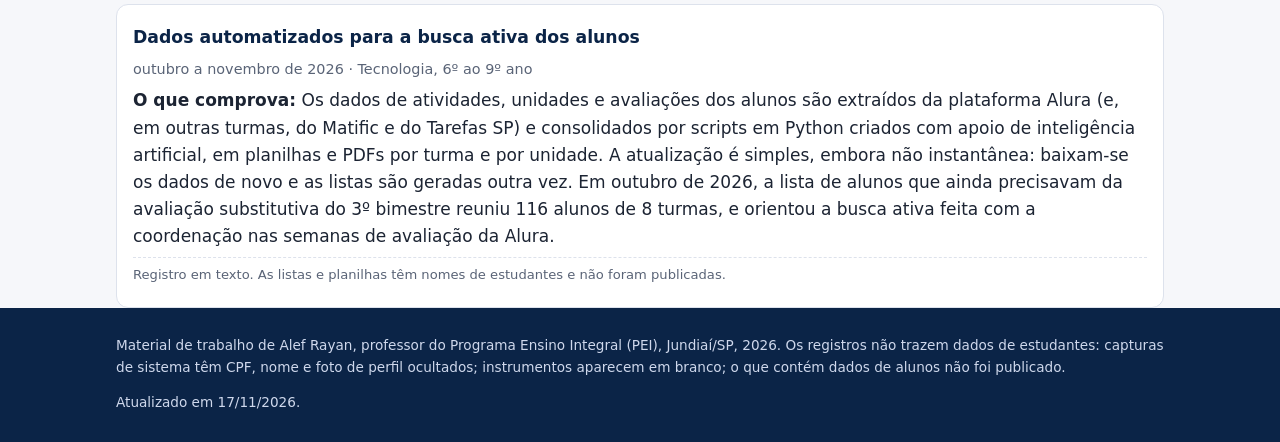
<file: excelencia-em-gestao.html>
<!doctype html>
<html lang="pt-BR">
<head>
<meta charset="utf-8">
<meta name="viewport" content="width=device-width, initial-scale=1">
<title>Excelência em gestão | Portfólio Alef Lab 2026</title>
<meta name="description" content="Evidências de organização e acompanhamento de resultados em 2026.">
<link rel="stylesheet" href="assets/style.css">
</head>
<body>
<header class="top"><div class="wrap">
<a class="brand" href="index.html"><span class="logo">AL</span><span>Alef Lab<small>Portfólio de trabalho 2026</small></span></a>
<nav aria-label="Páginas"><ul><li><a href="index.html">Início</a></li><li><a href="indicadores.html">Indicadores e deveres</a></li><li><a href="protagonismo-juvenil.html">Protagonismo juvenil</a></li><li><a href="pedagogia-da-presenca.html">Pedagogia da Presença</a></li><li><a href="educacao-interdimensional.html">Educação Interdimensional</a></li><li><a href="quatro-pilares.html">Quatro Pilares</a></li><li><a href="formacao-continuada.html">Formação continuada</a></li><li><a href="replicabilidade.html">Replicabilidade</a></li><li><a href="corresponsabilidade.html">Corresponsabilidade</a></li><li><a href="excelencia-em-gestao.html" aria-current="page">Excelência em gestão</a></li><li><a href="praticas-pei.html">Práticas do PEI</a></li></ul></nav>
</div></header>
<main class="wrap">
<h1>Excelência em Gestão</h1><p class="lead">Planejamento, acompanhamento de indicadores e organização do bimestre.</p><section class="def"><p class="def-t">Definição, em uma linha</p><p>A gestão direciona suas ações para as metas do Plano de Ação e acompanha os resultados para melhorar o trabalho da equipe.</p><p class="src">Fonte: <a href="https://midiasstoragesec.blob.core.windows.net/001/2025/03/procedimento-passo-a-passo_valores-princpios-e-premissas.pdf" target="_blank" rel="noopener">SEDUC-SP, Procedimento Passo a Passo: Valores, Princípios e Premissas (2023)</a>. Síntese das definições do documento; conferir a redação antes de citar como transcrição.</p></section><h2>Evidências <span class="count">3</span></h2><div class="cards"><article class="card"><h3>Registro do Diário de Classe e acompanhamento no Professor Presente (PDI 2026)</h3><p class="meta">agosto a novembro de 2026 · Turmas visíveis nas capturas</p><p><strong>O que comprova:</strong> Capturas do Professor Presente e da Sala do Futuro mostram o acompanhamento do indicador Diário de Classe: agosto em verde, a regularização de 04/09 no mesmo dia e novembro em verde. As imagens e o que cada uma mostra estão na página inicial.</p><p class="links"><a href="index.html#pdi">Ver a linha do tempo na página inicial</a></p><p class="reg">Arquivos publicados na página inicial.</p></article><article class="card"><h3>Painel mestre do macrociclo do bimestre (modelo de planejamento)</h3><p class="meta">2º semestre de 2026 · Todas as turmas</p><p><strong>O que comprova:</strong> Painel que organiza o bimestre em semanas, com disciplinas e turmas, marcos do PEI, avaliações, projetos, riscos, perguntas de revisão semanal, blocos protegidos e fechamento do bimestre.</p><p class="note">O modelo está em branco. As checklists por função (21/09/2026) fazem parte do mesmo conjunto e não foram publicadas, porque citam estudantes.</p><div class="shots"><figure class="shot "><a class="zoom" href="#lb20" title="Clique para ampliar"><img src="assets/img/painel-mestre-macrociclo.png" alt="Painel mestre do macrociclo: grade de semanas por disciplina e turma, marcos, avaliações, projetos, riscos e fechamento do bimestre" loading="lazy"></a><figcaption>Painel mestre (modelo em branco)</figcaption></figure></div><p class="reg">Arquivo publicado: painel (imagem).</p></article><article class="card"><h3>Guias de Aprendizagem do 4º bimestre, com cronograma até 18/12/2026</h3><p class="meta">05/10 a 18/12/2026 · Matemática 7º A, Robótica 3ª A, Tecnologia 6º A</p><p><strong>O que comprova:</strong> Cada guia organiza o bimestre com justificativa, aprendizagens essenciais, etapas, avaliação e preparação para o Provão Paulista Seriado. Os três guias estão na página Práticas do PEI.</p><p class="links"><a href="praticas-pei.html#guias">Ver os guias</a></p><p class="reg">Arquivos publicados na página Práticas do PEI.</p></article></div>
<h2>Novos registros de 17/11/2026 <span class="count">1</span></h2><div class="cards"><article class="card"><h3>Dados automatizados para a busca ativa dos alunos</h3><p class="meta">outubro a novembro de 2026 · Tecnologia, 6º ao 9º ano</p><p><strong>O que comprova:</strong> Os dados de atividades, unidades e avaliações dos alunos são extraídos da plataforma Alura (e, em outras turmas, do Matific e do Tarefas SP) e consolidados por scripts em Python criados com apoio de inteligência artificial, em planilhas e PDFs por turma e por unidade. A atualização é simples, embora não instantânea: baixam-se os dados de novo e as listas são geradas outra vez. Em outubro de 2026, a lista de alunos que ainda precisavam da avaliação substitutiva do 3º bimestre reuniu 116 alunos de 8 turmas, e orientou a busca ativa feita com a coordenação nas semanas de avaliação da Alura.</p><p class="reg">Registro em texto. As listas e planilhas têm nomes de estudantes e não foram publicadas.</p></article></div>
</main>
<footer><div class="wrap">
<p>Material de trabalho de Alef Rayan, professor do Programa Ensino Integral (PEI), Jundiaí/SP, 2026. Os registros não trazem dados de estudantes: capturas de sistema têm CPF, nome e foto de perfil ocultados; instrumentos aparecem em branco; o que contém dados de alunos não foi publicado.</p>
<p>Atualizado em 17/11/2026.</p>
</div></footer>
<a class="lb" id="lb20" href="#x" aria-label="Fechar imagem ampliada"><img src="assets/img/painel-mestre-macrociclo.png" alt="Painel mestre do macrociclo: grade de semanas por disciplina e turma, marcos, avaliações, projetos, riscos e fechamento do bimestre"></a>
</body>
</html>
</file>
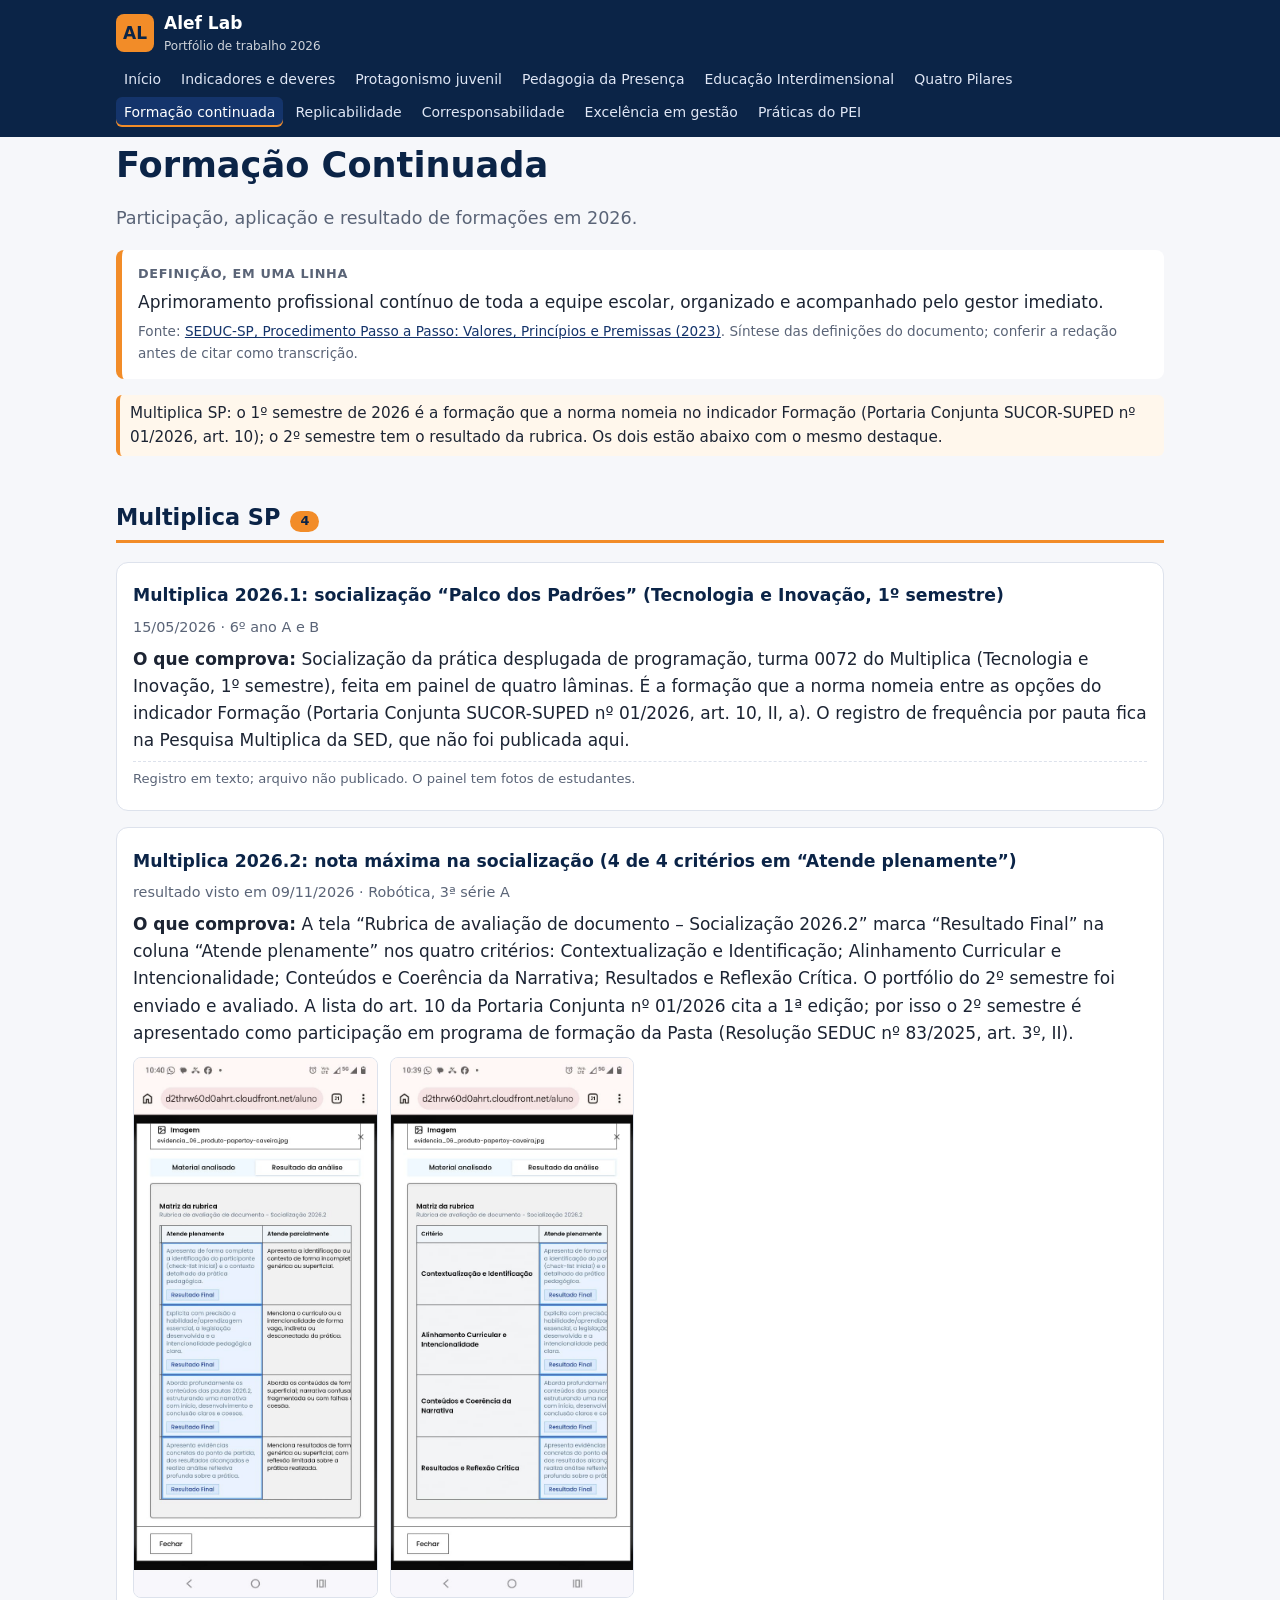
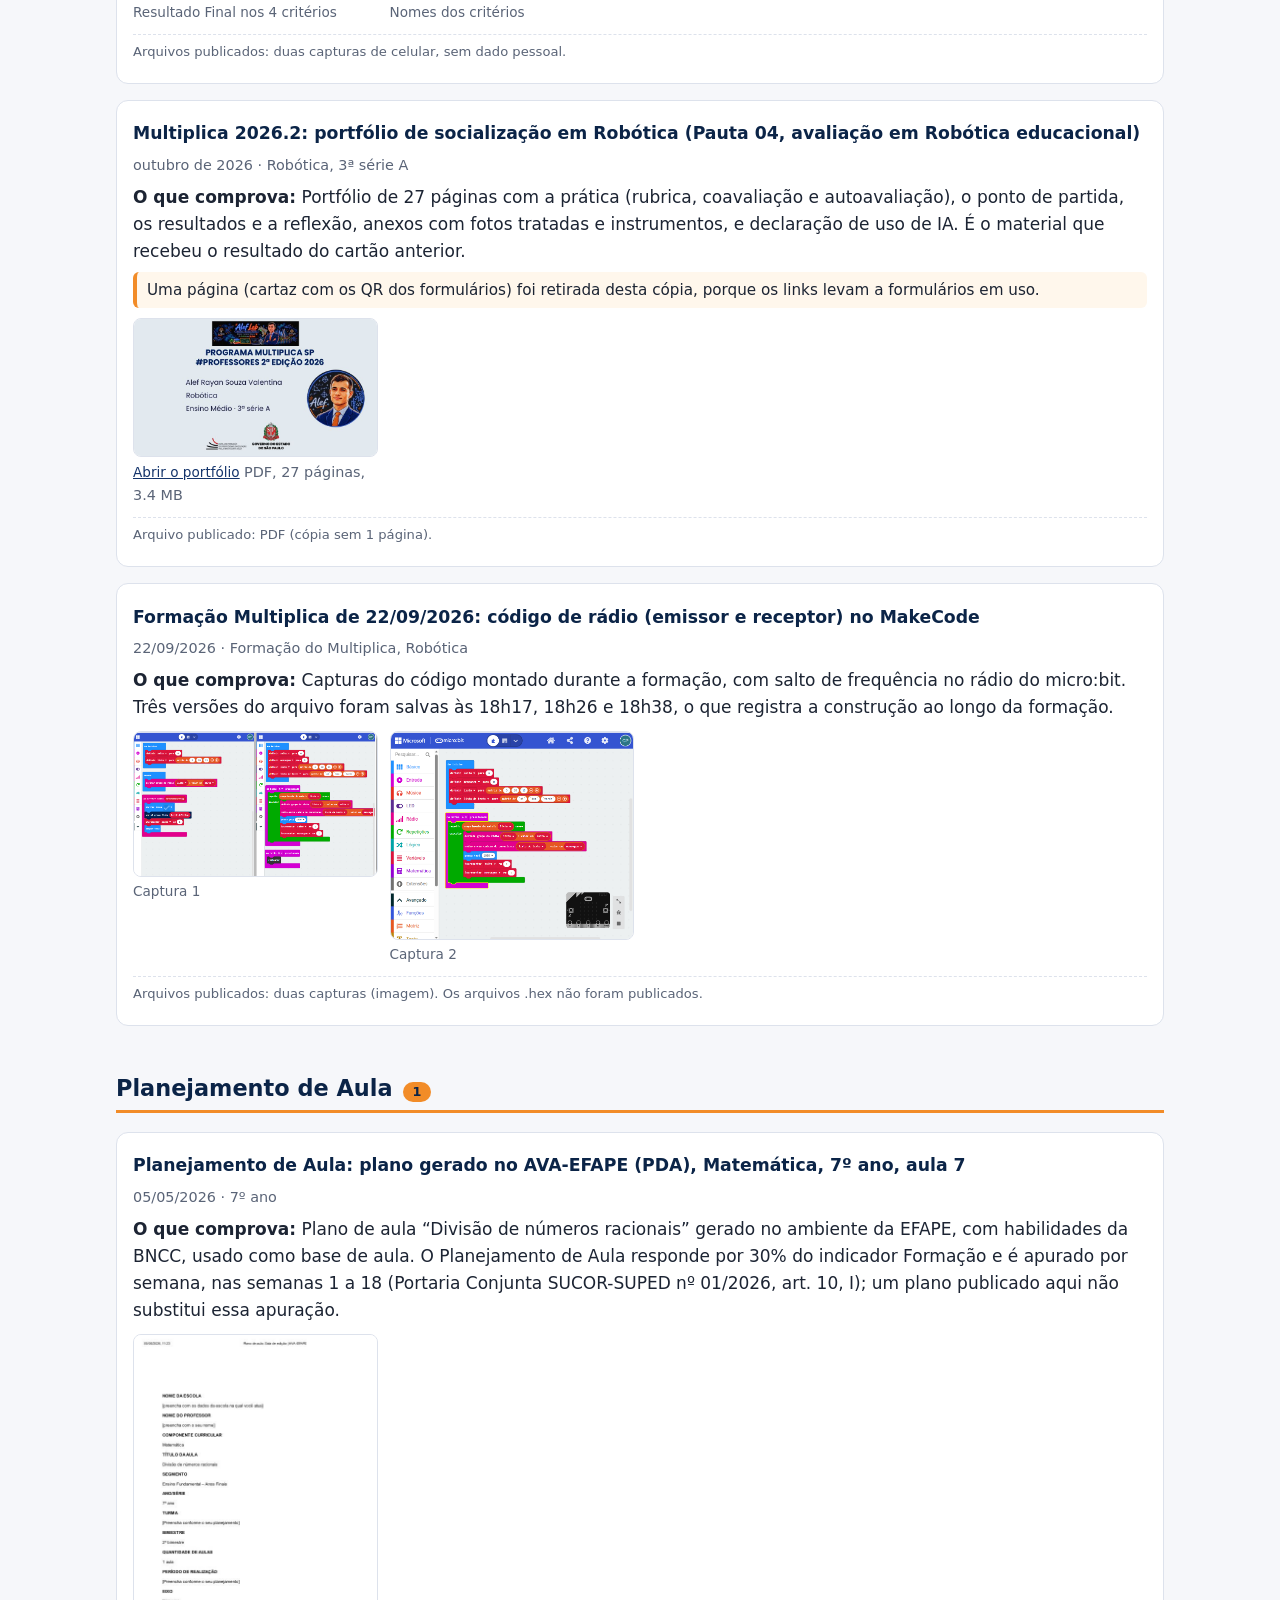
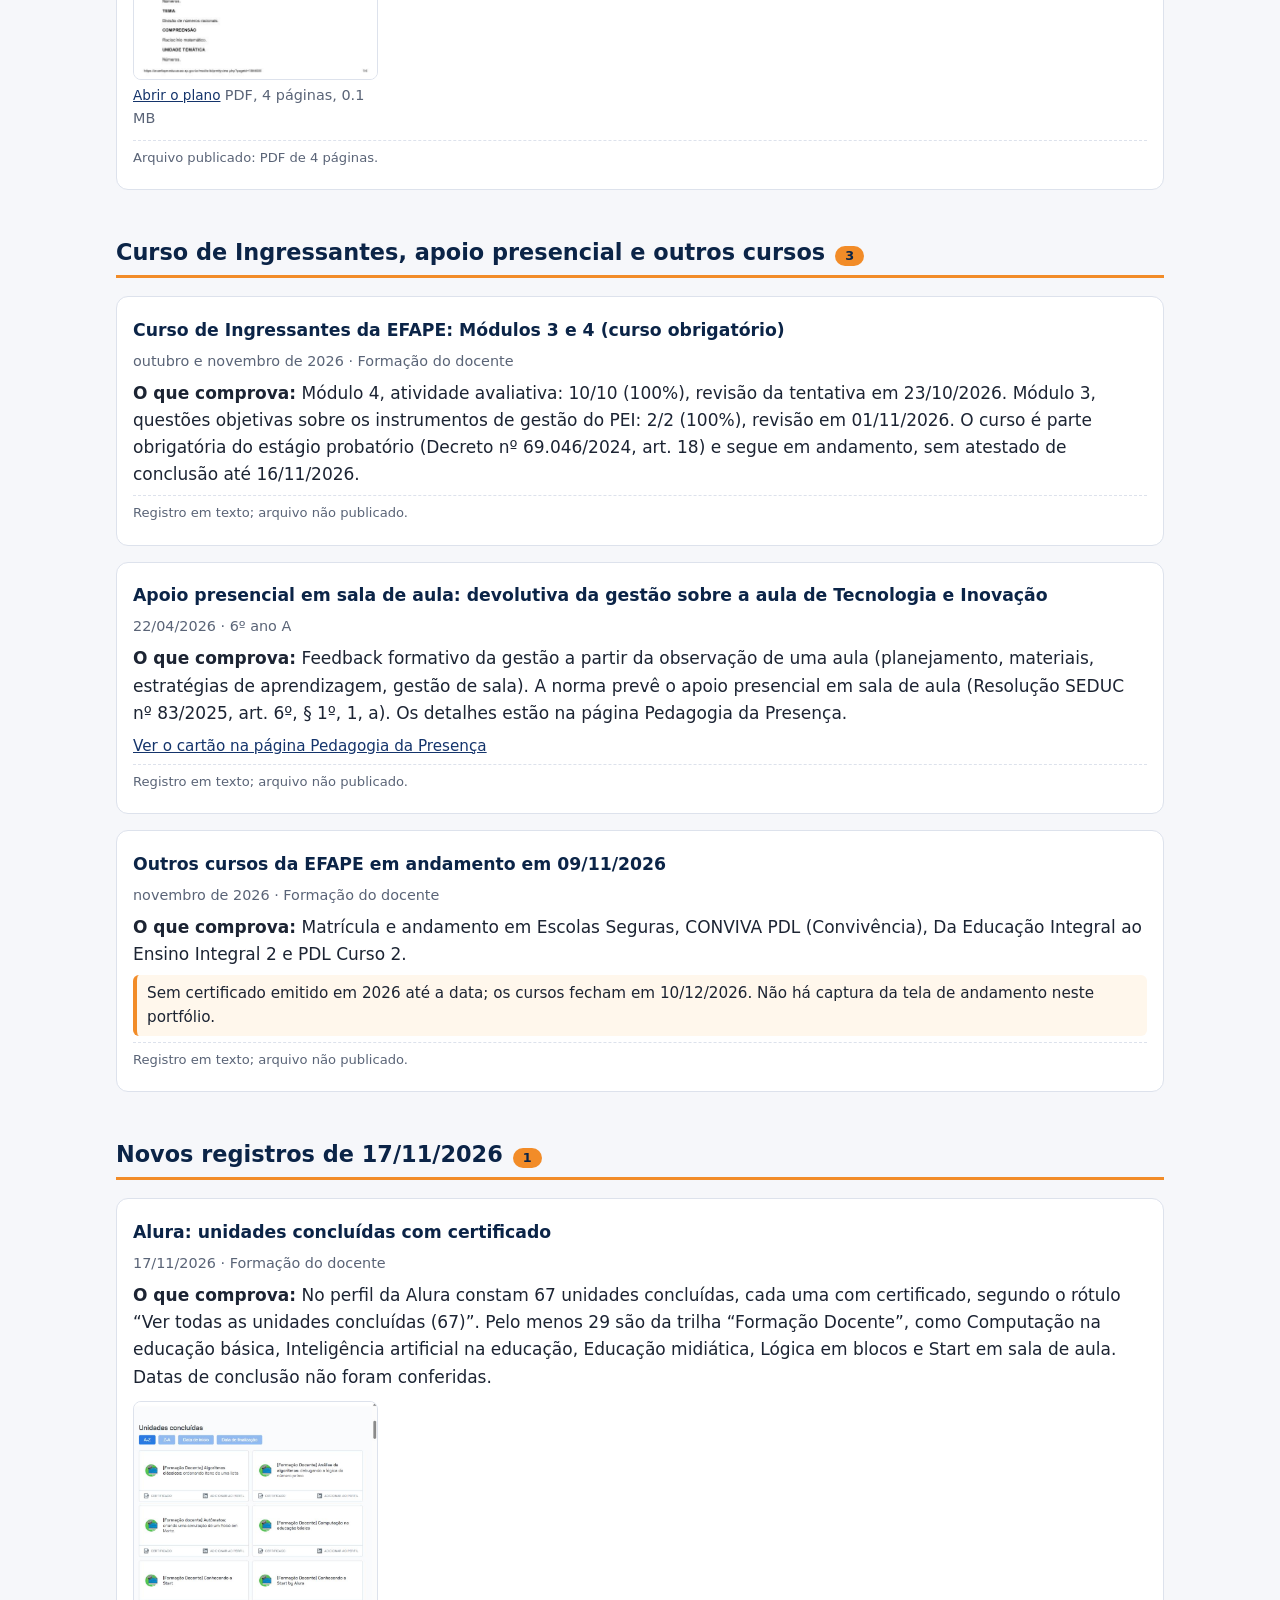
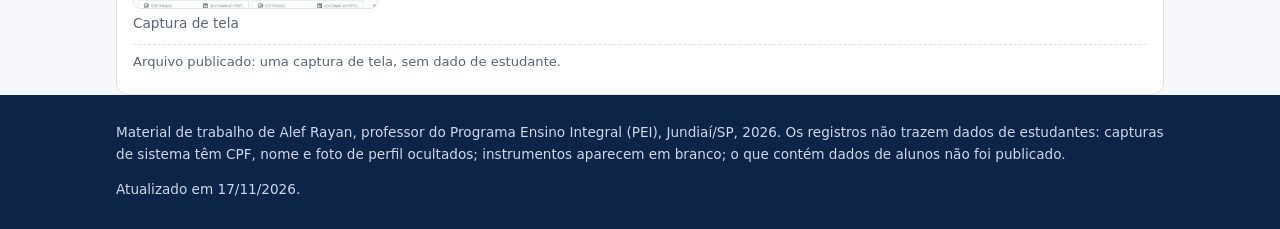
<file: formacao-continuada.html>
<!doctype html>
<html lang="pt-BR">
<head>
<meta charset="utf-8">
<meta name="viewport" content="width=device-width, initial-scale=1">
<title>Formação continuada | Portfólio Alef Lab 2026</title>
<meta name="description" content="Evidências de formação continuada em 2026.">
<link rel="stylesheet" href="assets/style.css">
</head>
<body>
<header class="top"><div class="wrap">
<a class="brand" href="index.html"><span class="logo">AL</span><span>Alef Lab<small>Portfólio de trabalho 2026</small></span></a>
<nav aria-label="Páginas"><ul><li><a href="index.html">Início</a></li><li><a href="indicadores.html">Indicadores e deveres</a></li><li><a href="protagonismo-juvenil.html">Protagonismo juvenil</a></li><li><a href="pedagogia-da-presenca.html">Pedagogia da Presença</a></li><li><a href="educacao-interdimensional.html">Educação Interdimensional</a></li><li><a href="quatro-pilares.html">Quatro Pilares</a></li><li><a href="formacao-continuada.html" aria-current="page">Formação continuada</a></li><li><a href="replicabilidade.html">Replicabilidade</a></li><li><a href="corresponsabilidade.html">Corresponsabilidade</a></li><li><a href="excelencia-em-gestao.html">Excelência em gestão</a></li><li><a href="praticas-pei.html">Práticas do PEI</a></li></ul></nav>
</div></header>
<main class="wrap">
<h1>Formação Continuada</h1><p class="lead">Participação, aplicação e resultado de formações em 2026.</p><section class="def"><p class="def-t">Definição, em uma linha</p><p>Aprimoramento profissional contínuo de toda a equipe escolar, organizado e acompanhado pelo gestor imediato.</p><p class="src">Fonte: <a href="https://midiasstoragesec.blob.core.windows.net/001/2025/03/procedimento-passo-a-passo_valores-princpios-e-premissas.pdf" target="_blank" rel="noopener">SEDUC-SP, Procedimento Passo a Passo: Valores, Princípios e Premissas (2023)</a>. Síntese das definições do documento; conferir a redação antes de citar como transcrição.</p></section><p class="note">Multiplica SP: o 1º semestre de 2026 é a formação que a norma nomeia no indicador Formação (Portaria Conjunta SUCOR-SUPED nº 01/2026, art. 10); o 2º semestre tem o resultado da rubrica. Os dois estão abaixo com o mesmo destaque.</p><h2>Multiplica SP <span class="count">4</span></h2><div class="cards"><article class="card"><h3>Multiplica 2026.1: socialização “Palco dos Padrões” (Tecnologia e Inovação, 1º semestre)</h3><p class="meta">15/05/2026 · 6º ano A e B</p><p><strong>O que comprova:</strong> Socialização da prática desplugada de programação, turma 0072 do Multiplica (Tecnologia e Inovação, 1º semestre), feita em painel de quatro lâminas. É a formação que a norma nomeia entre as opções do indicador Formação (Portaria Conjunta SUCOR-SUPED nº 01/2026, art. 10, II, a). O registro de frequência por pauta fica na Pesquisa Multiplica da SED, que não foi publicada aqui.</p><p class="reg">Registro em texto; arquivo não publicado. O painel tem fotos de estudantes.</p></article><article class="card"><h3>Multiplica 2026.2: nota máxima na socialização (4 de 4 critérios em “Atende plenamente”)</h3><p class="meta">resultado visto em 09/11/2026 · Robótica, 3ª série A</p><p><strong>O que comprova:</strong> A tela “Rubrica de avaliação de documento – Socialização 2026.2” marca “Resultado Final” na coluna “Atende plenamente” nos quatro critérios: Contextualização e Identificação; Alinhamento Curricular e Intencionalidade; Conteúdos e Coerência da Narrativa; Resultados e Reflexão Crítica. O portfólio do 2º semestre foi enviado e avaliado. A lista do art. 10 da Portaria Conjunta nº 01/2026 cita a 1ª edição; por isso o 2º semestre é apresentado como participação em programa de formação da Pasta (Resolução SEDUC nº 83/2025, art. 3º, II).</p><div class="shots"><figure class="shot "><a class="zoom" href="#lb16" title="Clique para ampliar"><img src="assets/img/multiplica-2026-2-rubrica-resultado.jpg" alt="Captura de celular da matriz da rubrica de socialização 2026.2, com Resultado Final em Atende plenamente nos quatro critérios" loading="lazy"></a><figcaption>Resultado Final nos 4 critérios</figcaption></figure><figure class="shot "><a class="zoom" href="#lb17" title="Clique para ampliar"><img src="assets/img/multiplica-2026-2-rubrica-criterios.jpg" alt="Captura de celular da mesma matriz, com os nomes dos quatro critérios" loading="lazy"></a><figcaption>Nomes dos critérios</figcaption></figure></div><p class="reg">Arquivos publicados: duas capturas de celular, sem dado pessoal.</p></article><article class="card"><h3>Multiplica 2026.2: portfólio de socialização em Robótica (Pauta 04, avaliação em Robótica educacional)</h3><p class="meta">outubro de 2026 · Robótica, 3ª série A</p><p><strong>O que comprova:</strong> Portfólio de 27 páginas com a prática (rubrica, coavaliação e autoavaliação), o ponto de partida, os resultados e a reflexão, anexos com fotos tratadas e instrumentos, e declaração de uso de IA. É o material que recebeu o resultado do cartão anterior.</p><p class="note">Uma página (cartaz com os QR dos formulários) foi retirada desta cópia, porque os links levam a formulários em uso.</p><div class="shots"><figure class="shot pdf"><a href="assets/pdf/multiplica-2026-2-portfolio-robotica.pdf" target="_blank" rel="noopener"><img src="assets/thumbs/multiplica-2026-2-portfolio-robotica.jpg" alt="Primeira página do portfólio de socialização do Multiplica 2026.2 em Robótica" loading="lazy"></a><figcaption><a href="assets/pdf/multiplica-2026-2-portfolio-robotica.pdf" target="_blank" rel="noopener">Abrir o portfólio</a> <span class="meta">PDF, 27 páginas, 3.4 MB</span></figcaption></figure></div><p class="reg">Arquivo publicado: PDF (cópia sem 1 página).</p></article><article class="card"><h3>Formação Multiplica de 22/09/2026: código de rádio (emissor e receptor) no MakeCode</h3><p class="meta">22/09/2026 · Formação do Multiplica, Robótica</p><p><strong>O que comprova:</strong> Capturas do código montado durante a formação, com salto de frequência no rádio do micro:bit. Três versões do arquivo foram salvas às 18h17, 18h26 e 18h38, o que registra a construção ao longo da formação.</p><div class="shots"><figure class="shot "><a class="zoom" href="#lb18" title="Clique para ampliar"><img src="assets/img/makecode-1.png" alt="Captura do MakeCode com blocos de rádio e variável salto, versão inicial" loading="lazy"></a><figcaption>Captura 1</figcaption></figure><figure class="shot "><a class="zoom" href="#lb19" title="Clique para ampliar"><img src="assets/img/makecode-2.png" alt="Captura do MakeCode com blocos de rádio, lista e mensagem, versão posterior" loading="lazy"></a><figcaption>Captura 2</figcaption></figure></div><p class="reg">Arquivos publicados: duas capturas (imagem). Os arquivos .hex não foram publicados.</p></article></div><h2>Planejamento de Aula <span class="count">1</span></h2><div class="cards"><article class="card"><h3>Planejamento de Aula: plano gerado no AVA-EFAPE (PDA), Matemática, 7º ano, aula 7</h3><p class="meta">05/05/2026 · 7º ano</p><p><strong>O que comprova:</strong> Plano de aula “Divisão de números racionais” gerado no ambiente da EFAPE, com habilidades da BNCC, usado como base de aula. O Planejamento de Aula responde por 30% do indicador Formação e é apurado por semana, nas semanas 1 a 18 (Portaria Conjunta SUCOR-SUPED nº 01/2026, art. 10, I); um plano publicado aqui não substitui essa apuração.</p><div class="shots"><figure class="shot pdf"><a href="assets/pdf/efape-pda-matematica-7ano-0505.pdf" target="_blank" rel="noopener"><img src="assets/thumbs/efape-pda-matematica-7ano-0505.jpg" alt="Primeira página do plano de aula gerado no AVA-EFAPE" loading="lazy"></a><figcaption><a href="assets/pdf/efape-pda-matematica-7ano-0505.pdf" target="_blank" rel="noopener">Abrir o plano</a> <span class="meta">PDF, 4 páginas, 0.1 MB</span></figcaption></figure></div><p class="reg">Arquivo publicado: PDF de 4 páginas.</p></article></div><h2>Curso de Ingressantes, apoio presencial e outros cursos <span class="count">3</span></h2><div class="cards"><article class="card"><h3>Curso de Ingressantes da EFAPE: Módulos 3 e 4 (curso obrigatório)</h3><p class="meta">outubro e novembro de 2026 · Formação do docente</p><p><strong>O que comprova:</strong> Módulo 4, atividade avaliativa: 10/10 (100%), revisão da tentativa em 23/10/2026. Módulo 3, questões objetivas sobre os instrumentos de gestão do PEI: 2/2 (100%), revisão em 01/11/2026. O curso é parte obrigatória do estágio probatório (Decreto nº 69.046/2024, art. 18) e segue em andamento, sem atestado de conclusão até 16/11/2026.</p><p class="reg">Registro em texto; arquivo não publicado.</p></article><article class="card"><h3>Apoio presencial em sala de aula: devolutiva da gestão sobre a aula de Tecnologia e Inovação</h3><p class="meta">22/04/2026 · 6º ano A</p><p><strong>O que comprova:</strong> Feedback formativo da gestão a partir da observação de uma aula (planejamento, materiais, estratégias de aprendizagem, gestão de sala). A norma prevê o apoio presencial em sala de aula (Resolução SEDUC nº 83/2025, art. 6º, § 1º, 1, a). Os detalhes estão na página Pedagogia da Presença.</p><p class="links"><a href="pedagogia-da-presenca.html">Ver o cartão na página Pedagogia da Presença</a></p><p class="reg">Registro em texto; arquivo não publicado.</p></article><article class="card"><h3>Outros cursos da EFAPE em andamento em 09/11/2026</h3><p class="meta">novembro de 2026 · Formação do docente</p><p><strong>O que comprova:</strong> Matrícula e andamento em Escolas Seguras, CONVIVA PDL (Convivência), Da Educação Integral ao Ensino Integral 2 e PDL Curso 2.</p><p class="note">Sem certificado emitido em 2026 até a data; os cursos fecham em 10/12/2026. Não há captura da tela de andamento neste portfólio.</p><p class="reg">Registro em texto; arquivo não publicado.</p></article></div>
<h2>Novos registros de 17/11/2026 <span class="count">1</span></h2><div class="cards"><article class="card"><h3>Alura: unidades concluídas com certificado</h3><p class="meta">17/11/2026 · Formação do docente</p><p><strong>O que comprova:</strong> No perfil da Alura constam 67 unidades concluídas, cada uma com certificado, segundo o rótulo “Ver todas as unidades concluídas (67)”. Pelo menos 29 são da trilha “Formação Docente”, como Computação na educação básica, Inteligência artificial na educação, Educação midiática, Lógica em blocos e Start em sala de aula. Datas de conclusão não foram conferidas.</p><div class="shots"><figure class="shot "><img src="assets/img/alura-unidades-concluidas.jpg" alt="Captura do perfil da Alura com unidades concluídas da trilha Formação Docente e o certificado de cada uma" loading="lazy"><figcaption>Captura de tela</figcaption></figure></div><p class="reg">Arquivo publicado: uma captura de tela, sem dado de estudante.</p></article></div>
</main>
<footer><div class="wrap">
<p>Material de trabalho de Alef Rayan, professor do Programa Ensino Integral (PEI), Jundiaí/SP, 2026. Os registros não trazem dados de estudantes: capturas de sistema têm CPF, nome e foto de perfil ocultados; instrumentos aparecem em branco; o que contém dados de alunos não foi publicado.</p>
<p>Atualizado em 17/11/2026.</p>
</div></footer>
<a class="lb" id="lb16" href="#x" aria-label="Fechar imagem ampliada"><img src="assets/img/multiplica-2026-2-rubrica-resultado.jpg" alt="Captura de celular da matriz da rubrica de socialização 2026.2, com Resultado Final em Atende plenamente nos quatro critérios"></a><a class="lb" id="lb17" href="#x" aria-label="Fechar imagem ampliada"><img src="assets/img/multiplica-2026-2-rubrica-criterios.jpg" alt="Captura de celular da mesma matriz, com os nomes dos quatro critérios"></a><a class="lb" id="lb18" href="#x" aria-label="Fechar imagem ampliada"><img src="assets/img/makecode-1.png" alt="Captura do MakeCode com blocos de rádio e variável salto, versão inicial"></a><a class="lb" id="lb19" href="#x" aria-label="Fechar imagem ampliada"><img src="assets/img/makecode-2.png" alt="Captura do MakeCode com blocos de rádio, lista e mensagem, versão posterior"></a>
</body>
</html>
</file>
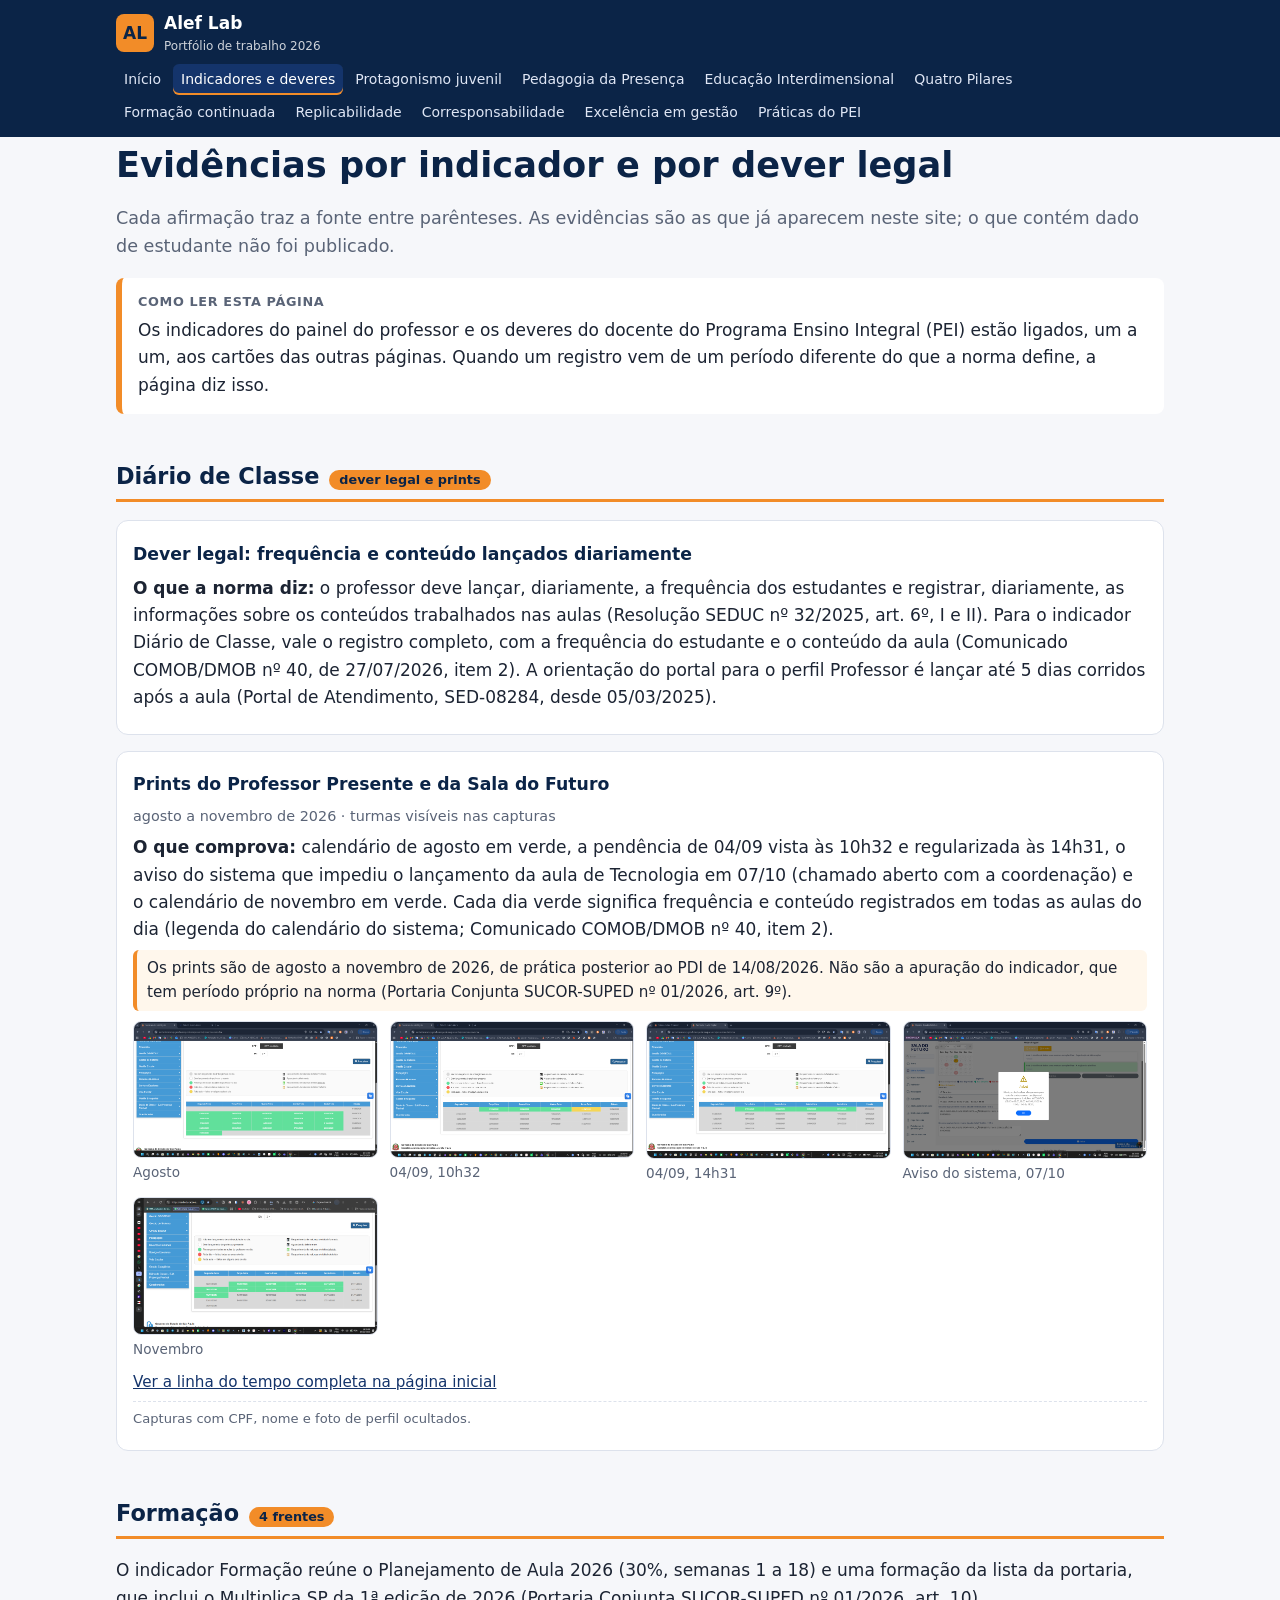
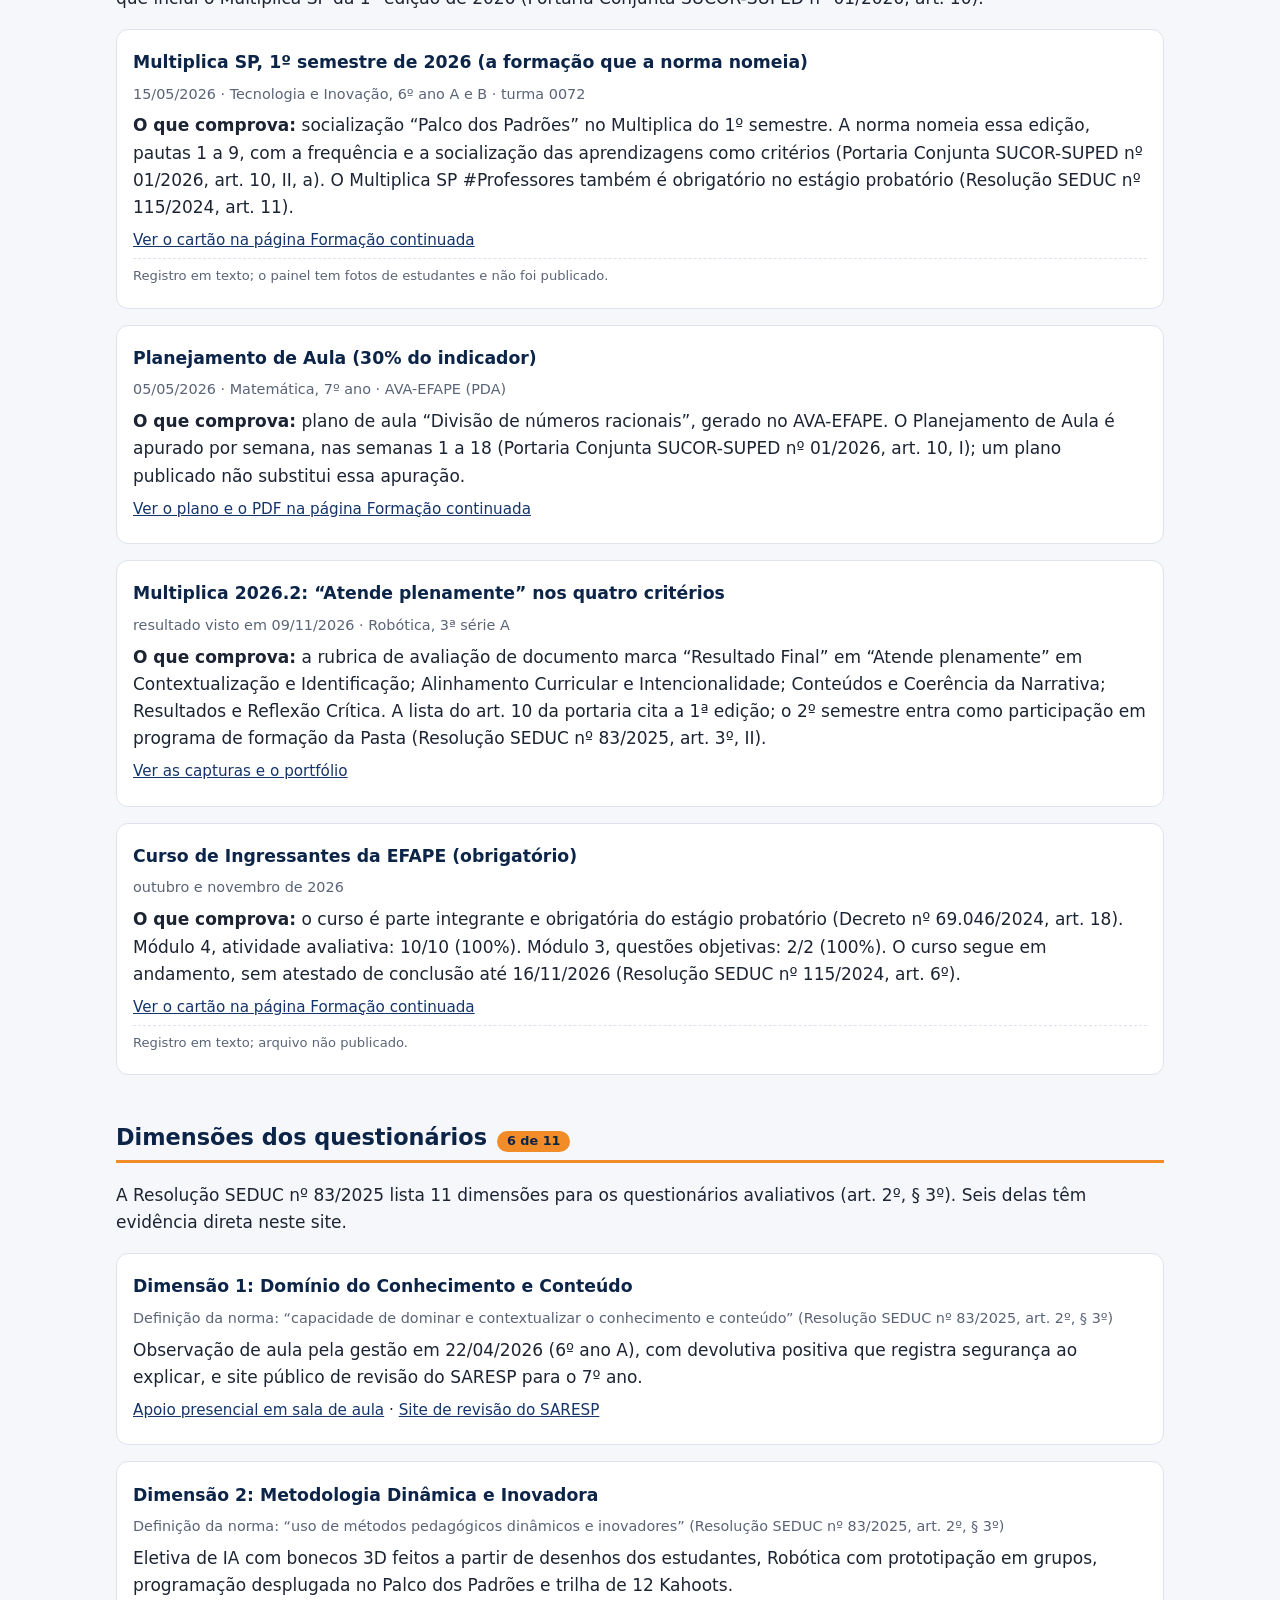
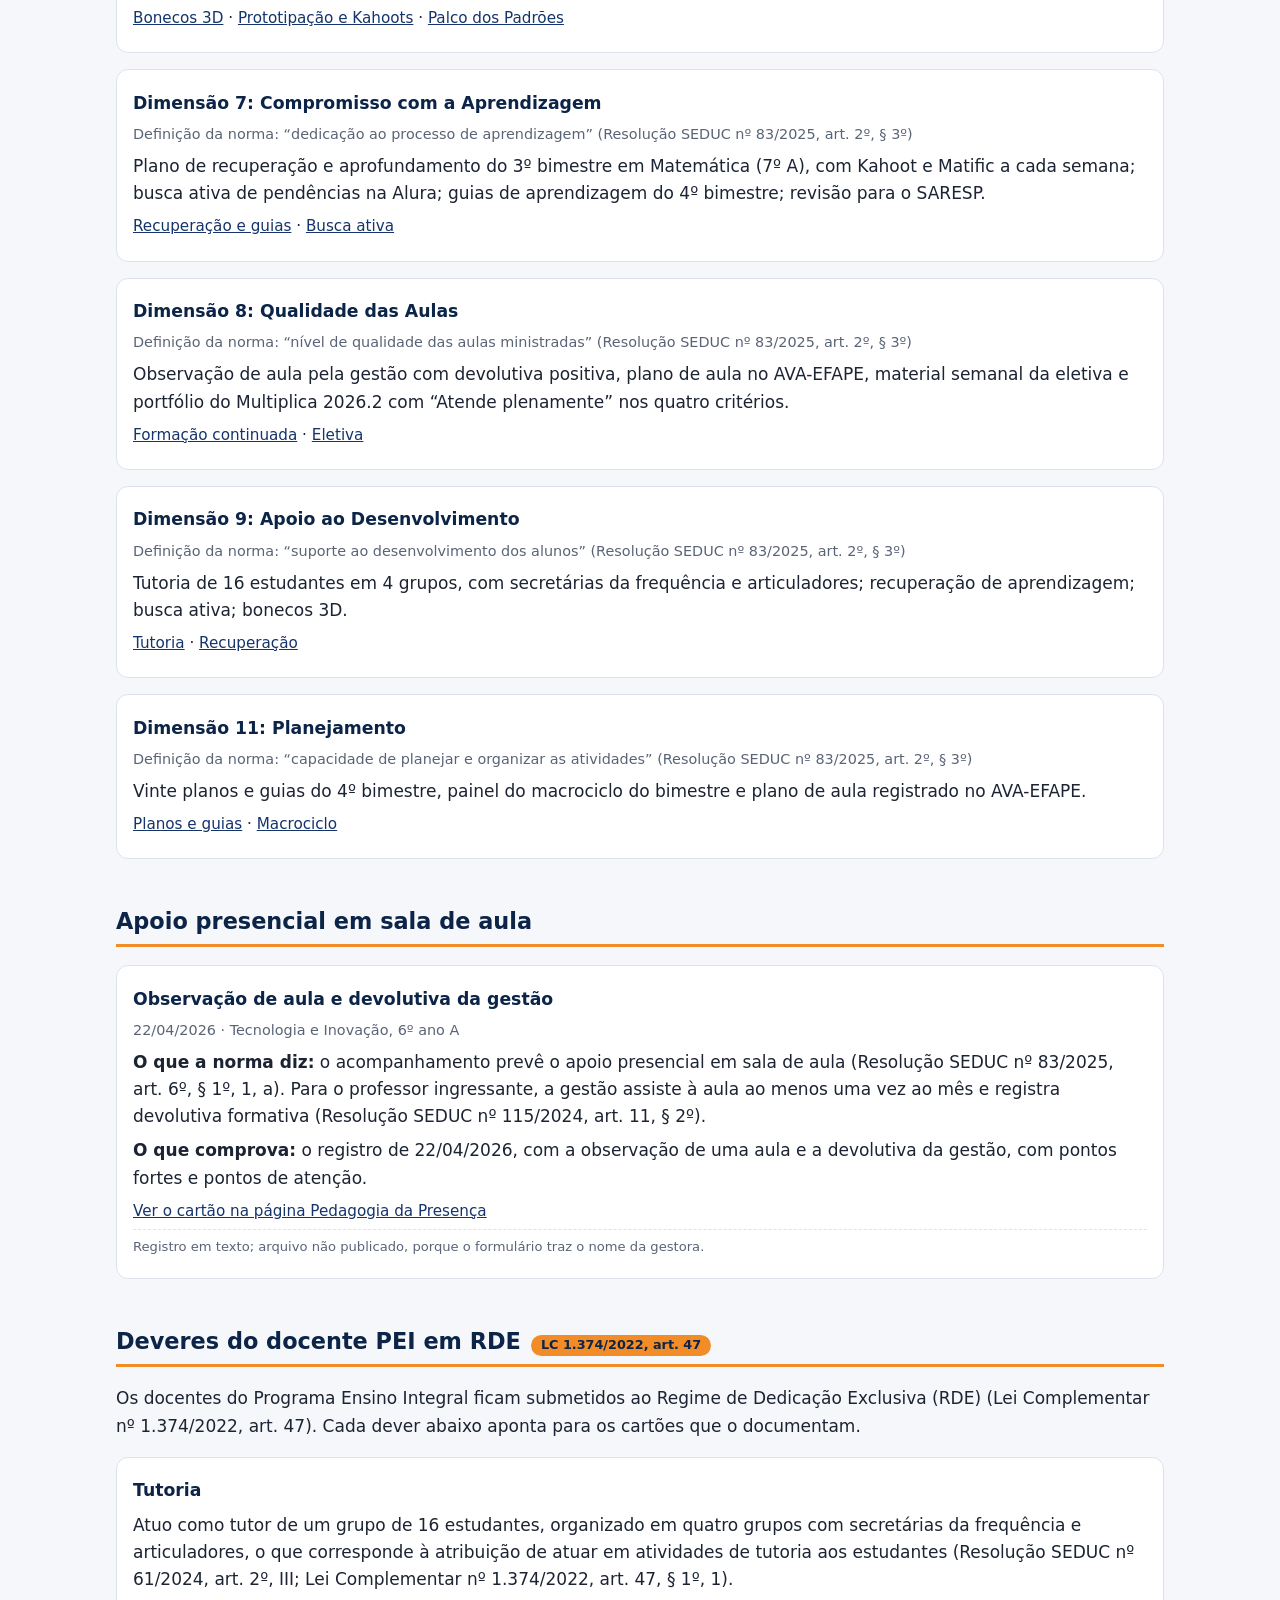
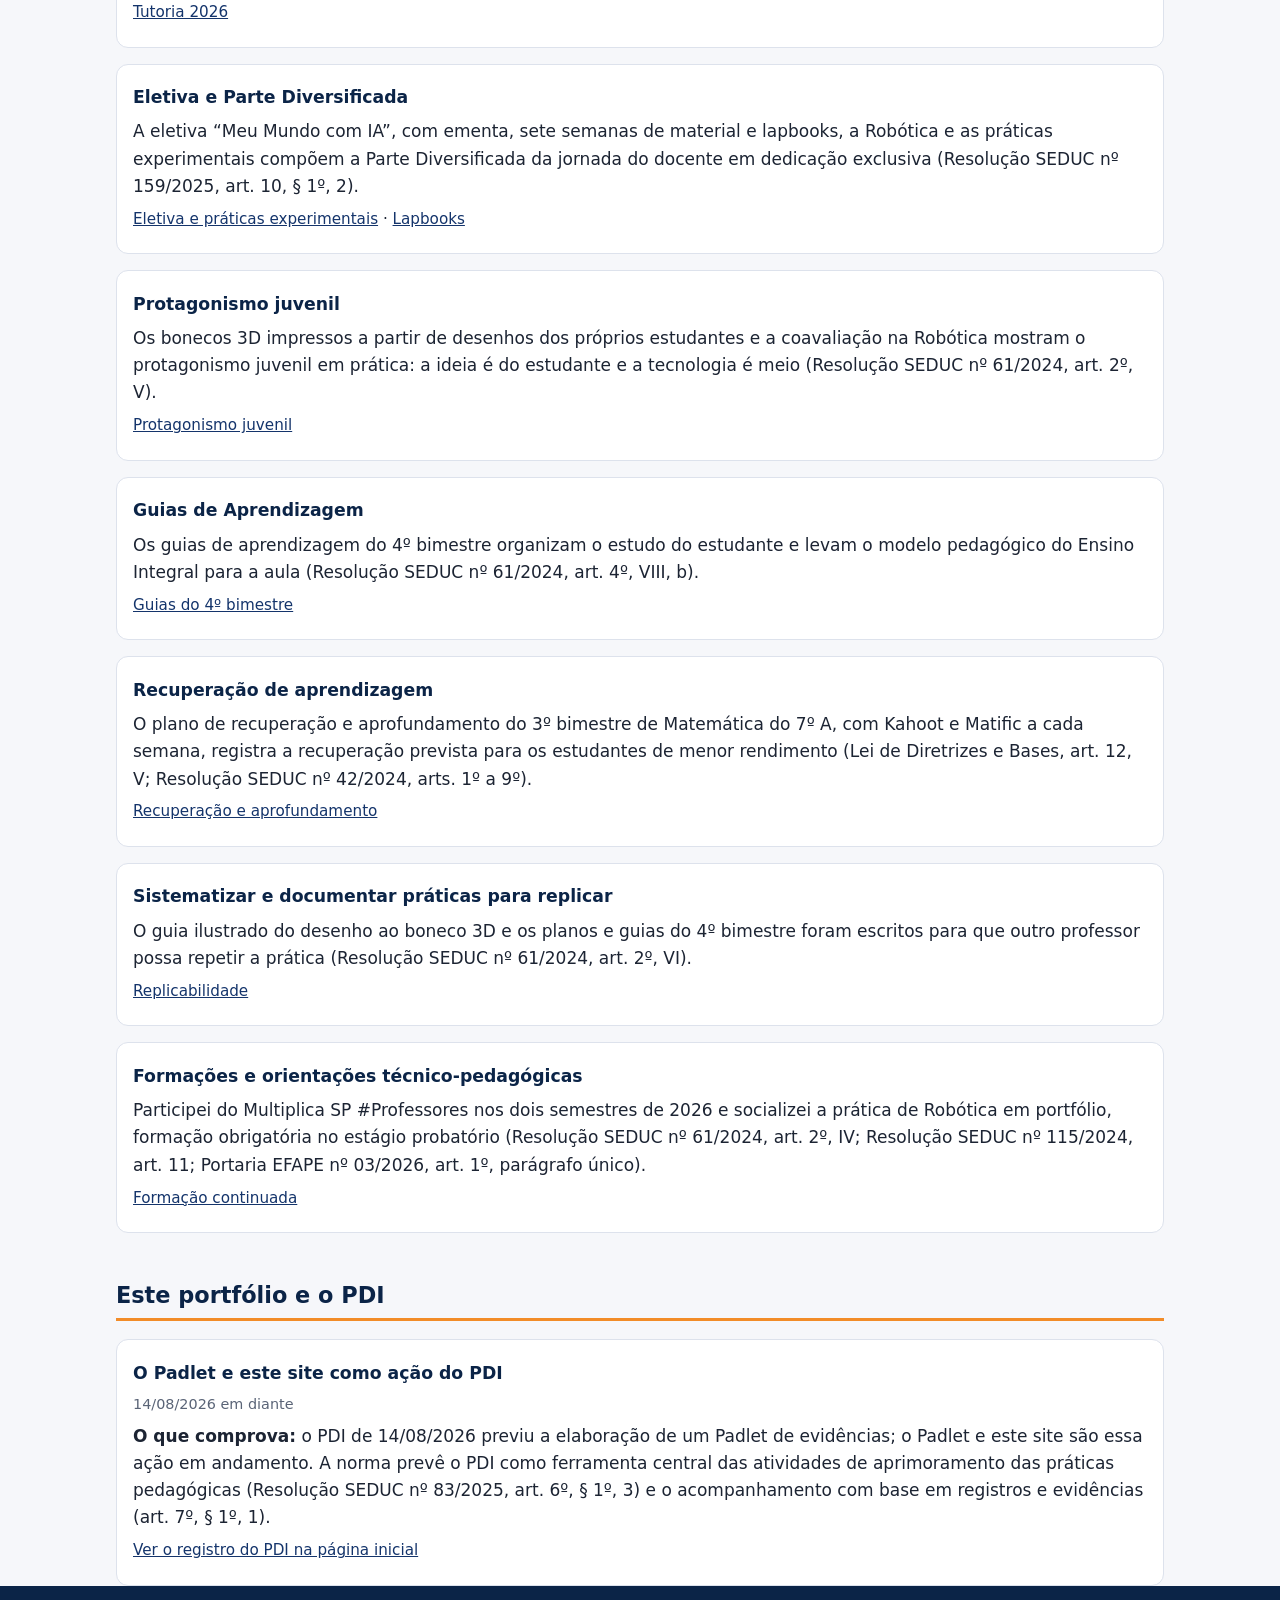
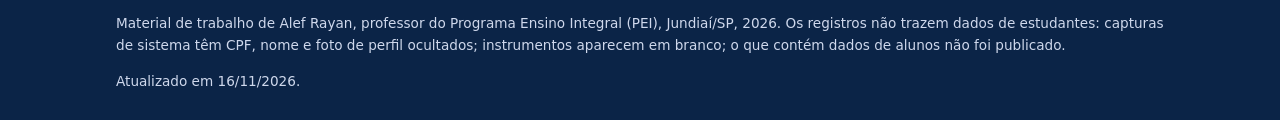
<file: indicadores.html>
<!doctype html>
<html lang="pt-BR">
<head>
<meta charset="utf-8">
<meta name="viewport" content="width=device-width, initial-scale=1">
<title>Indicadores e deveres | Portfólio Alef Lab 2026</title>
<meta name="description" content="Evidências por indicador e por dever legal do docente PEI, com a fonte de cada afirmação.">
<link rel="stylesheet" href="assets/style.css">
</head>
<body>
<header class="top"><div class="wrap">
<a class="brand" href="index.html"><span class="logo">AL</span><span>Alef Lab<small>Portfólio de trabalho 2026</small></span></a>
<nav aria-label="Páginas"><ul><li><a href="index.html">Início</a></li><li><a href="indicadores.html" aria-current="page">Indicadores e deveres</a></li><li><a href="protagonismo-juvenil.html">Protagonismo juvenil</a></li><li><a href="pedagogia-da-presenca.html">Pedagogia da Presença</a></li><li><a href="educacao-interdimensional.html">Educação Interdimensional</a></li><li><a href="quatro-pilares.html">Quatro Pilares</a></li><li><a href="formacao-continuada.html">Formação continuada</a></li><li><a href="replicabilidade.html">Replicabilidade</a></li><li><a href="corresponsabilidade.html">Corresponsabilidade</a></li><li><a href="excelencia-em-gestao.html">Excelência em gestão</a></li><li><a href="praticas-pei.html">Práticas do PEI</a></li></ul></nav>
</div></header>
<main class="wrap">
<h1>Evidências por indicador e por dever legal</h1><p class="lead">Cada afirmação traz a fonte entre parênteses. As evidências são as que já aparecem neste site; o que contém dado de estudante não foi publicado.</p><section class="def"><p class="def-t">Como ler esta página</p><p>Os indicadores do painel do professor e os deveres do docente do Programa Ensino Integral (PEI) estão ligados, um a um, aos cartões das outras páginas. Quando um registro vem de um período diferente do que a norma define, a página diz isso.</p></section><h2>Diário de Classe <span class="count">dever legal e prints</span></h2><div class="cards"><article class="card"><h3>Dever legal: frequência e conteúdo lançados diariamente</h3><p><strong>O que a norma diz:</strong> o professor deve lançar, diariamente, a frequência dos estudantes e registrar, diariamente, as informações sobre os conteúdos trabalhados nas aulas (Resolução SEDUC nº 32/2025, art. 6º, I e II). Para o indicador Diário de Classe, vale o registro completo, com a frequência do estudante e o conteúdo da aula (Comunicado COMOB/DMOB nº 40, de 27/07/2026, item 2). A orientação do portal para o perfil Professor é lançar até 5 dias corridos após a aula (Portal de Atendimento, SED-08284, desde 05/03/2025).</p></article><article class="card"><h3>Prints do Professor Presente e da Sala do Futuro</h3><p class="meta">agosto a novembro de 2026 · turmas visíveis nas capturas</p><p><strong>O que comprova:</strong> calendário de agosto em verde, a pendência de 04/09 vista às 10h32 e regularizada às 14h31, o aviso do sistema que impediu o lançamento da aula de Tecnologia em 07/10 (chamado aberto com a coordenação) e o calendário de novembro em verde. Cada dia verde significa frequência e conteúdo registrados em todas as aulas do dia (legenda do calendário do sistema; Comunicado COMOB/DMOB nº 40, item 2).</p><p class="note">Os prints são de agosto a novembro de 2026, de prática posterior ao PDI de 14/08/2026. Não são a apuração do indicador, que tem período próprio na norma (Portaria Conjunta SUCOR-SUPED nº 01/2026, art. 9º).</p><div class="shots"><figure class="shot "><a class="zoom" href="#lb41" title="Clique para ampliar"><img src="assets/pdi/r1-agosto-verde.png" alt="Calendário do Professor Presente de agosto de 2026, com os dias de aula de 03 a 31/08 em verde" loading="lazy"></a><figcaption>Agosto</figcaption></figure><figure class="shot "><a class="zoom" href="#lb42" title="Clique para ampliar"><img src="assets/pdi/r2-04set-1032-amarelo.png" alt="Calendário de setembro de 2026 com 04/09 em amarelo às 10h32 e 01 a 03/09 em verde" loading="lazy"></a><figcaption>04/09, 10h32</figcaption></figure><figure class="shot "><a class="zoom" href="#lb43" title="Clique para ampliar"><img src="assets/pdi/r3-04set-1431-verde.png" alt="Calendário de setembro de 2026 com 04/09 em verde às 14h31" loading="lazy"></a><figcaption>04/09, 14h31</figcaption></figure><figure class="shot "><a class="zoom" href="#lb44" title="Clique para ampliar"><img src="assets/pdi/r6-registro-aula-07out.png" alt="Tela de Registro de Aulas da Sala do Futuro, 4º bimestre, 07/10/2026, com aviso do sistema sobre lançamento existente de Matemática" loading="lazy"></a><figcaption>Aviso do sistema, 07/10</figcaption></figure><figure class="shot "><a class="zoom" href="#lb45" title="Clique para ampliar"><img src="assets/pdi/r8-novembro-verde.png" alt="Calendário do Professor Presente de novembro de 2026, com os dias de 03 a 06, 09 a 13 e 16/11 em verde" loading="lazy"></a><figcaption>Novembro</figcaption></figure></div><p class="links"><a href="index.html#pdi">Ver a linha do tempo completa na página inicial</a></p><p class="reg">Capturas com CPF, nome e foto de perfil ocultados.</p></article></div><h2>Formação <span class="count">4 frentes</span></h2><p>O indicador Formação reúne o Planejamento de Aula 2026 (30%, semanas 1 a 18) e uma formação da lista da portaria, que inclui o Multiplica SP da 1ª edição de 2026 (Portaria Conjunta SUCOR-SUPED nº 01/2026, art. 10).</p><div class="cards"><article class="card"><h3>Multiplica SP, 1º semestre de 2026 (a formação que a norma nomeia)</h3><p class="meta">15/05/2026 · Tecnologia e Inovação, 6º ano A e B · turma 0072</p><p><strong>O que comprova:</strong> socialização “Palco dos Padrões” no Multiplica do 1º semestre. A norma nomeia essa edição, pautas 1 a 9, com a frequência e a socialização das aprendizagens como critérios (Portaria Conjunta SUCOR-SUPED nº 01/2026, art. 10, II, a). O Multiplica SP #Professores também é obrigatório no estágio probatório (Resolução SEDUC nº 115/2024, art. 11).</p><p class="links"><a href="formacao-continuada.html">Ver o cartão na página Formação continuada</a></p><p class="reg">Registro em texto; o painel tem fotos de estudantes e não foi publicado.</p></article><article class="card"><h3>Planejamento de Aula (30% do indicador)</h3><p class="meta">05/05/2026 · Matemática, 7º ano · AVA-EFAPE (PDA)</p><p><strong>O que comprova:</strong> plano de aula “Divisão de números racionais”, gerado no AVA-EFAPE. O Planejamento de Aula é apurado por semana, nas semanas 1 a 18 (Portaria Conjunta SUCOR-SUPED nº 01/2026, art. 10, I); um plano publicado não substitui essa apuração.</p><p class="links"><a href="formacao-continuada.html">Ver o plano e o PDF na página Formação continuada</a></p></article><article class="card"><h3>Multiplica 2026.2: “Atende plenamente” nos quatro critérios</h3><p class="meta">resultado visto em 09/11/2026 · Robótica, 3ª série A</p><p><strong>O que comprova:</strong> a rubrica de avaliação de documento marca “Resultado Final” em “Atende plenamente” em Contextualização e Identificação; Alinhamento Curricular e Intencionalidade; Conteúdos e Coerência da Narrativa; Resultados e Reflexão Crítica. A lista do art. 10 da portaria cita a 1ª edição; o 2º semestre entra como participação em programa de formação da Pasta (Resolução SEDUC nº 83/2025, art. 3º, II).</p><p class="links"><a href="formacao-continuada.html">Ver as capturas e o portfólio</a></p></article><article class="card"><h3>Curso de Ingressantes da EFAPE (obrigatório)</h3><p class="meta">outubro e novembro de 2026</p><p><strong>O que comprova:</strong> o curso é parte integrante e obrigatória do estágio probatório (Decreto nº 69.046/2024, art. 18). Módulo 4, atividade avaliativa: 10/10 (100%). Módulo 3, questões objetivas: 2/2 (100%). O curso segue em andamento, sem atestado de conclusão até 16/11/2026 (Resolução SEDUC nº 115/2024, art. 6º).</p><p class="links"><a href="formacao-continuada.html">Ver o cartão na página Formação continuada</a></p><p class="reg">Registro em texto; arquivo não publicado.</p></article></div><h2>Dimensões dos questionários <span class="count">6 de 11</span></h2><p>A Resolução SEDUC nº 83/2025 lista 11 dimensões para os questionários avaliativos (art. 2º, § 3º). Seis delas têm evidência direta neste site.</p><div class="cards"><article class="card"><h3>Dimensão 1: Domínio do Conhecimento e Conteúdo</h3><p class="meta">Definição da norma: “capacidade de dominar e contextualizar o conhecimento e conteúdo” (Resolução SEDUC nº 83/2025, art. 2º, § 3º)</p><p>Observação de aula pela gestão em 22/04/2026 (6º ano A), com devolutiva positiva que registra segurança ao explicar, e site público de revisão do SARESP para o 7º ano.</p><p class="links"><a href="pedagogia-da-presenca.html">Apoio presencial em sala de aula</a> · <a href="quatro-pilares.html">Site de revisão do SARESP</a></p></article><article class="card"><h3>Dimensão 2: Metodologia Dinâmica e Inovadora</h3><p class="meta">Definição da norma: “uso de métodos pedagógicos dinâmicos e inovadores” (Resolução SEDUC nº 83/2025, art. 2º, § 3º)</p><p>Eletiva de IA com bonecos 3D feitos a partir de desenhos dos estudantes, Robótica com prototipação em grupos, programação desplugada no Palco dos Padrões e trilha de 12 Kahoots.</p><p class="links"><a href="protagonismo-juvenil.html">Bonecos 3D</a> · <a href="quatro-pilares.html">Prototipação e Kahoots</a> · <a href="educacao-interdimensional.html">Palco dos Padrões</a></p></article><article class="card"><h3>Dimensão 7: Compromisso com a Aprendizagem</h3><p class="meta">Definição da norma: “dedicação ao processo de aprendizagem” (Resolução SEDUC nº 83/2025, art. 2º, § 3º)</p><p>Plano de recuperação e aprofundamento do 3º bimestre em Matemática (7º A), com Kahoot e Matific a cada semana; busca ativa de pendências na Alura; guias de aprendizagem do 4º bimestre; revisão para o SARESP.</p><p class="links"><a href="praticas-pei.html">Recuperação e guias</a> · <a href="corresponsabilidade.html">Busca ativa</a></p></article><article class="card"><h3>Dimensão 8: Qualidade das Aulas</h3><p class="meta">Definição da norma: “nível de qualidade das aulas ministradas” (Resolução SEDUC nº 83/2025, art. 2º, § 3º)</p><p>Observação de aula pela gestão com devolutiva positiva, plano de aula no AVA-EFAPE, material semanal da eletiva e portfólio do Multiplica 2026.2 com “Atende plenamente” nos quatro critérios.</p><p class="links"><a href="formacao-continuada.html">Formação continuada</a> · <a href="praticas-pei.html">Eletiva</a></p></article><article class="card"><h3>Dimensão 9: Apoio ao Desenvolvimento</h3><p class="meta">Definição da norma: “suporte ao desenvolvimento dos alunos” (Resolução SEDUC nº 83/2025, art. 2º, § 3º)</p><p>Tutoria de 16 estudantes em 4 grupos, com secretárias da frequência e articuladores; recuperação de aprendizagem; busca ativa; bonecos 3D.</p><p class="links"><a href="pedagogia-da-presenca.html">Tutoria</a> · <a href="praticas-pei.html">Recuperação</a></p></article><article class="card"><h3>Dimensão 11: Planejamento</h3><p class="meta">Definição da norma: “capacidade de planejar e organizar as atividades” (Resolução SEDUC nº 83/2025, art. 2º, § 3º)</p><p>Vinte planos e guias do 4º bimestre, painel do macrociclo do bimestre e plano de aula registrado no AVA-EFAPE.</p><p class="links"><a href="replicabilidade.html">Planos e guias</a> · <a href="excelencia-em-gestao.html">Macrociclo</a></p></article></div><h2>Apoio presencial em sala de aula</h2><div class="cards"><article class="card"><h3>Observação de aula e devolutiva da gestão</h3><p class="meta">22/04/2026 · Tecnologia e Inovação, 6º ano A</p><p><strong>O que a norma diz:</strong> o acompanhamento prevê o apoio presencial em sala de aula (Resolução SEDUC nº 83/2025, art. 6º, § 1º, 1, a). Para o professor ingressante, a gestão assiste à aula ao menos uma vez ao mês e registra devolutiva formativa (Resolução SEDUC nº 115/2024, art. 11, § 2º).</p><p><strong>O que comprova:</strong> o registro de 22/04/2026, com a observação de uma aula e a devolutiva da gestão, com pontos fortes e pontos de atenção.</p><p class="links"><a href="pedagogia-da-presenca.html">Ver o cartão na página Pedagogia da Presença</a></p><p class="reg">Registro em texto; arquivo não publicado, porque o formulário traz o nome da gestora.</p></article></div><h2>Deveres do docente PEI em RDE <span class="count">LC 1.374/2022, art. 47</span></h2><p>Os docentes do Programa Ensino Integral ficam submetidos ao Regime de Dedicação Exclusiva (RDE) (Lei Complementar nº 1.374/2022, art. 47). Cada dever abaixo aponta para os cartões que o documentam.</p><div class="cards"><article class="card"><h3>Tutoria</h3><p>Atuo como tutor de um grupo de 16 estudantes, organizado em quatro grupos com secretárias da frequência e articuladores, o que corresponde à atribuição de atuar em atividades de tutoria aos estudantes (Resolução SEDUC nº 61/2024, art. 2º, III; Lei Complementar nº 1.374/2022, art. 47, § 1º, 1).</p><p class="links"><a href="pedagogia-da-presenca.html">Tutoria 2026</a></p></article><article class="card"><h3>Eletiva e Parte Diversificada</h3><p>A eletiva “Meu Mundo com IA”, com ementa, sete semanas de material e lapbooks, a Robótica e as práticas experimentais compõem a Parte Diversificada da jornada do docente em dedicação exclusiva (Resolução SEDUC nº 159/2025, art. 10, § 1º, 2).</p><p class="links"><a href="praticas-pei.html">Eletiva e práticas experimentais</a> · <a href="educacao-interdimensional.html">Lapbooks</a></p></article><article class="card"><h3>Protagonismo juvenil</h3><p>Os bonecos 3D impressos a partir de desenhos dos próprios estudantes e a coavaliação na Robótica mostram o protagonismo juvenil em prática: a ideia é do estudante e a tecnologia é meio (Resolução SEDUC nº 61/2024, art. 2º, V).</p><p class="links"><a href="protagonismo-juvenil.html">Protagonismo juvenil</a></p></article><article class="card"><h3>Guias de Aprendizagem</h3><p>Os guias de aprendizagem do 4º bimestre organizam o estudo do estudante e levam o modelo pedagógico do Ensino Integral para a aula (Resolução SEDUC nº 61/2024, art. 4º, VIII, b).</p><p class="links"><a href="praticas-pei.html">Guias do 4º bimestre</a></p></article><article class="card"><h3>Recuperação de aprendizagem</h3><p>O plano de recuperação e aprofundamento do 3º bimestre de Matemática do 7º A, com Kahoot e Matific a cada semana, registra a recuperação prevista para os estudantes de menor rendimento (Lei de Diretrizes e Bases, art. 12, V; Resolução SEDUC nº 42/2024, arts. 1º a 9º).</p><p class="links"><a href="praticas-pei.html">Recuperação e aprofundamento</a></p></article><article class="card"><h3>Sistematizar e documentar práticas para replicar</h3><p>O guia ilustrado do desenho ao boneco 3D e os planos e guias do 4º bimestre foram escritos para que outro professor possa repetir a prática (Resolução SEDUC nº 61/2024, art. 2º, VI).</p><p class="links"><a href="replicabilidade.html">Replicabilidade</a></p></article><article class="card"><h3>Formações e orientações técnico-pedagógicas</h3><p>Participei do Multiplica SP #Professores nos dois semestres de 2026 e socializei a prática de Robótica em portfólio, formação obrigatória no estágio probatório (Resolução SEDUC nº 61/2024, art. 2º, IV; Resolução SEDUC nº 115/2024, art. 11; Portaria EFAPE nº 03/2026, art. 1º, parágrafo único).</p><p class="links"><a href="formacao-continuada.html">Formação continuada</a></p></article></div><h2>Este portfólio e o PDI</h2><div class="cards"><article class="card"><h3>O Padlet e este site como ação do PDI</h3><p class="meta">14/08/2026 em diante</p><p><strong>O que comprova:</strong> o PDI de 14/08/2026 previu a elaboração de um Padlet de evidências; o Padlet e este site são essa ação em andamento. A norma prevê o PDI como ferramenta central das atividades de aprimoramento das práticas pedagógicas (Resolução SEDUC nº 83/2025, art. 6º, § 1º, 3) e o acompanhamento com base em registros e evidências (art. 7º, § 1º, 1).</p><p class="links"><a href="index.html#pdi">Ver o registro do PDI na página inicial</a></p></article></div>
</main>

<footer><div class="wrap">
<p>Material de trabalho de Alef Rayan, professor do Programa Ensino Integral (PEI), Jundiaí/SP, 2026. Os registros não trazem dados de estudantes: capturas de sistema têm CPF, nome e foto de perfil ocultados; instrumentos aparecem em branco; o que contém dados de alunos não foi publicado.</p>
<p>Atualizado em 16/11/2026.</p>
</div></footer>
<a class="lb" id="lb41" href="#x" aria-label="Fechar imagem ampliada"><img src="assets/pdi/r1-agosto-verde.png" alt="Calendário do Professor Presente de agosto de 2026, com os dias de aula de 03 a 31/08 em verde"></a><a class="lb" id="lb42" href="#x" aria-label="Fechar imagem ampliada"><img src="assets/pdi/r2-04set-1032-amarelo.png" alt="Calendário de setembro de 2026 com 04/09 em amarelo às 10h32 e 01 a 03/09 em verde"></a><a class="lb" id="lb43" href="#x" aria-label="Fechar imagem ampliada"><img src="assets/pdi/r3-04set-1431-verde.png" alt="Calendário de setembro de 2026 com 04/09 em verde às 14h31"></a><a class="lb" id="lb44" href="#x" aria-label="Fechar imagem ampliada"><img src="assets/pdi/r6-registro-aula-07out.png" alt="Tela de Registro de Aulas da Sala do Futuro, 4º bimestre, 07/10/2026, com aviso do sistema sobre lançamento existente de Matemática"></a><a class="lb" id="lb45" href="#x" aria-label="Fechar imagem ampliada"><img src="assets/pdi/r8-novembro-verde.png" alt="Calendário do Professor Presente de novembro de 2026, com os dias de 03 a 06, 09 a 13 e 16/11 em verde"></a>
</body>
</html>
</file>
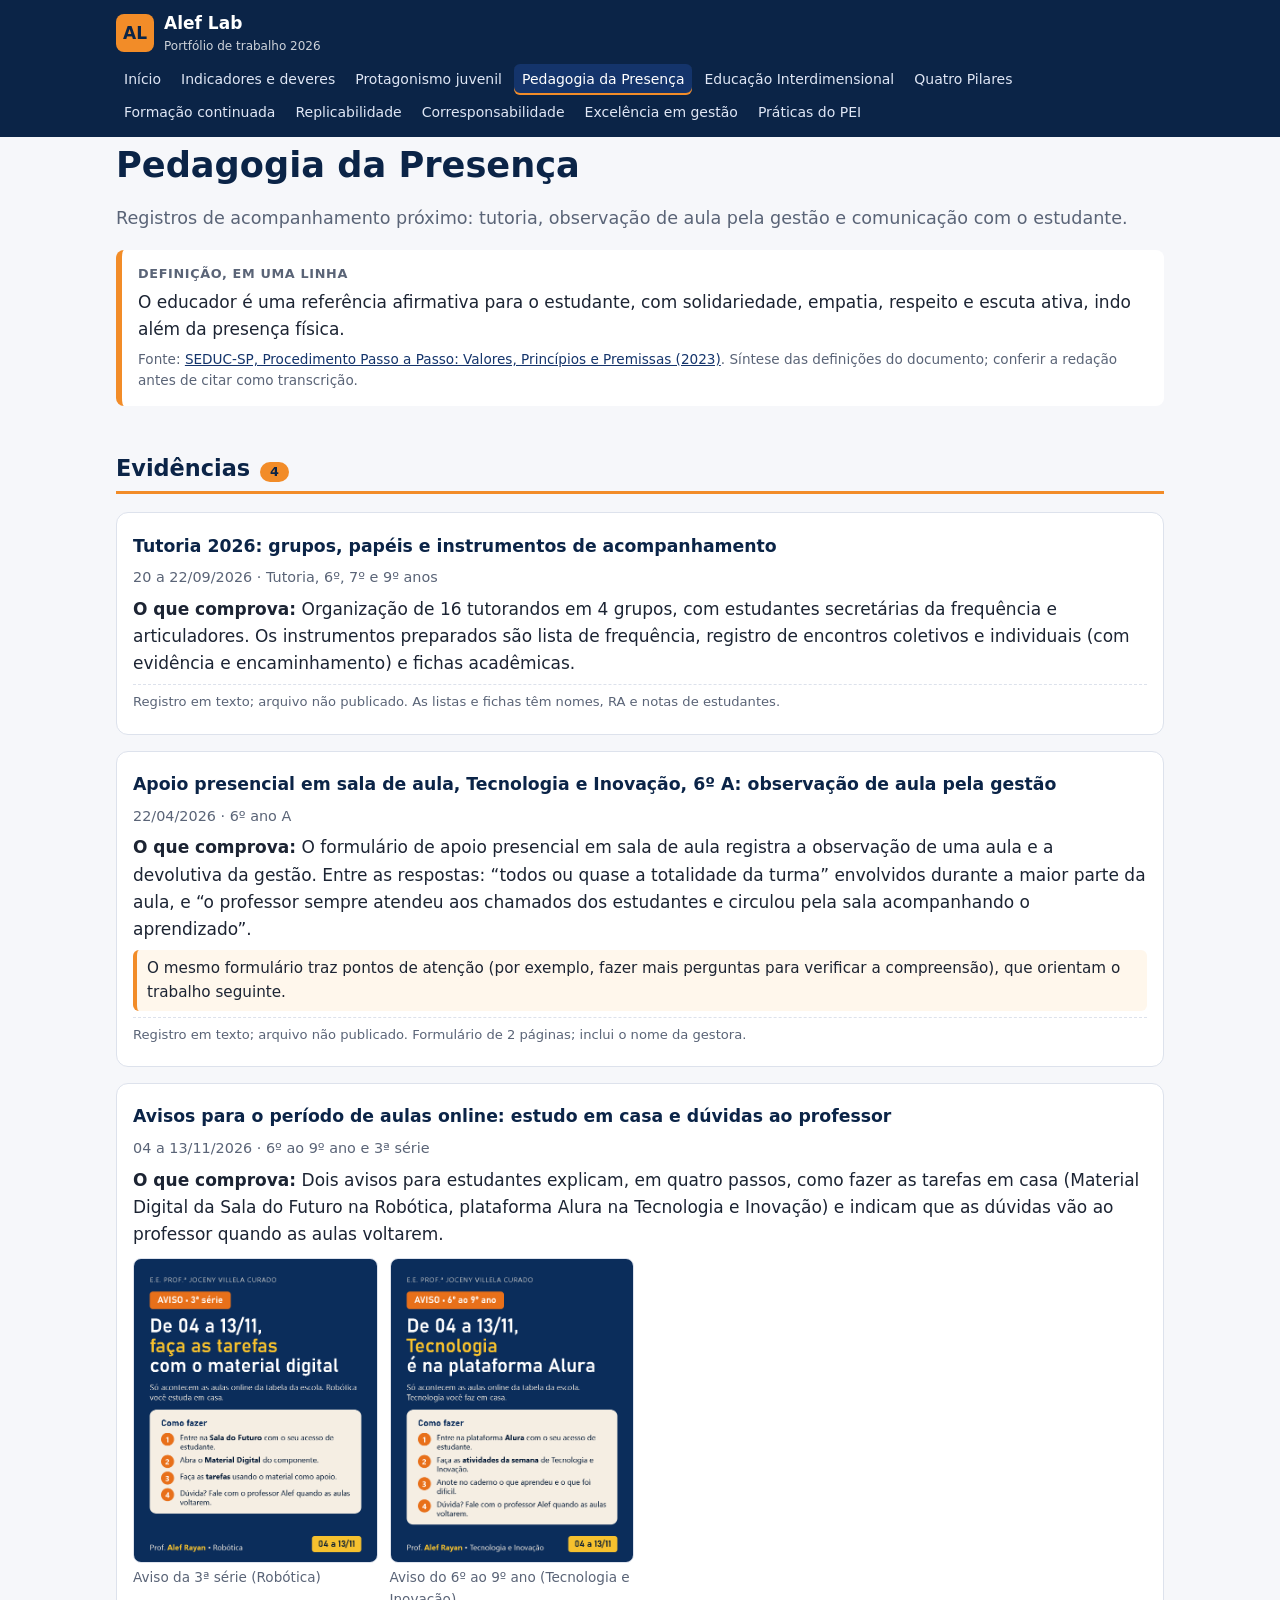
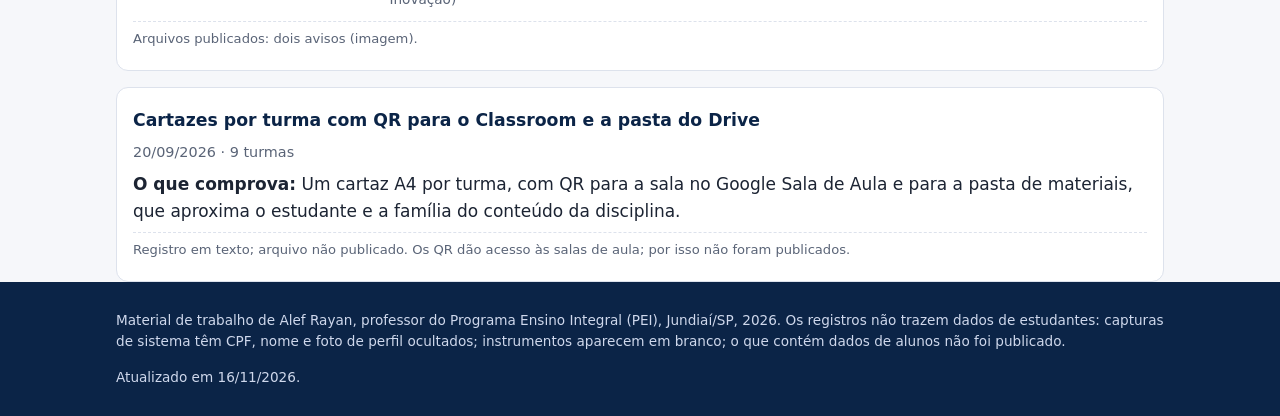
<file: pedagogia-da-presenca.html>
<!doctype html>
<html lang="pt-BR">
<head>
<meta charset="utf-8">
<meta name="viewport" content="width=device-width, initial-scale=1">
<title>Pedagogia da Presença | Portfólio Alef Lab 2026</title>
<meta name="description" content="Evidências de pedagogia da presença no trabalho de 2026.">
<link rel="stylesheet" href="assets/style.css">
</head>
<body>
<header class="top"><div class="wrap">
<a class="brand" href="index.html"><span class="logo">AL</span><span>Alef Lab<small>Portfólio de trabalho 2026</small></span></a>
<nav aria-label="Páginas"><ul><li><a href="index.html">Início</a></li><li><a href="indicadores.html">Indicadores e deveres</a></li><li><a href="protagonismo-juvenil.html">Protagonismo juvenil</a></li><li><a href="pedagogia-da-presenca.html" aria-current="page">Pedagogia da Presença</a></li><li><a href="educacao-interdimensional.html">Educação Interdimensional</a></li><li><a href="quatro-pilares.html">Quatro Pilares</a></li><li><a href="formacao-continuada.html">Formação continuada</a></li><li><a href="replicabilidade.html">Replicabilidade</a></li><li><a href="corresponsabilidade.html">Corresponsabilidade</a></li><li><a href="excelencia-em-gestao.html">Excelência em gestão</a></li><li><a href="praticas-pei.html">Práticas do PEI</a></li></ul></nav>
</div></header>
<main class="wrap">
<h1>Pedagogia da Presença</h1><p class="lead">Registros de acompanhamento próximo: tutoria, observação de aula pela gestão e comunicação com o estudante.</p><section class="def"><p class="def-t">Definição, em uma linha</p><p>O educador é uma referência afirmativa para o estudante, com solidariedade, empatia, respeito e escuta ativa, indo além da presença física.</p><p class="src">Fonte: <a href="https://midiasstoragesec.blob.core.windows.net/001/2025/03/procedimento-passo-a-passo_valores-princpios-e-premissas.pdf" target="_blank" rel="noopener">SEDUC-SP, Procedimento Passo a Passo: Valores, Princípios e Premissas (2023)</a>. Síntese das definições do documento; conferir a redação antes de citar como transcrição.</p></section><h2>Evidências <span class="count">4</span></h2><div class="cards"><article class="card"><h3>Tutoria 2026: grupos, papéis e instrumentos de acompanhamento</h3><p class="meta">20 a 22/09/2026 · Tutoria, 6º, 7º e 9º anos</p><p><strong>O que comprova:</strong> Organização de 16 tutorandos em 4 grupos, com estudantes secretárias da frequência e articuladores. Os instrumentos preparados são lista de frequência, registro de encontros coletivos e individuais (com evidência e encaminhamento) e fichas acadêmicas.</p><p class="reg">Registro em texto; arquivo não publicado. As listas e fichas têm nomes, RA e notas de estudantes.</p></article><article class="card"><h3>Apoio presencial em sala de aula, Tecnologia e Inovação, 6º A: observação de aula pela gestão</h3><p class="meta">22/04/2026 · 6º ano A</p><p><strong>O que comprova:</strong> O formulário de apoio presencial em sala de aula registra a observação de uma aula e a devolutiva da gestão. Entre as respostas: “todos ou quase a totalidade da turma” envolvidos durante a maior parte da aula, e “o professor sempre atendeu aos chamados dos estudantes e circulou pela sala acompanhando o aprendizado”.</p><p class="note">O mesmo formulário traz pontos de atenção (por exemplo, fazer mais perguntas para verificar a compreensão), que orientam o trabalho seguinte.</p><p class="reg">Registro em texto; arquivo não publicado. Formulário de 2 páginas; inclui o nome da gestora.</p></article><article class="card"><h3>Avisos para o período de aulas online: estudo em casa e dúvidas ao professor</h3><p class="meta">04 a 13/11/2026 · 6º ao 9º ano e 3ª série</p><p><strong>O que comprova:</strong> Dois avisos para estudantes explicam, em quatro passos, como fazer as tarefas em casa (Material Digital da Sala do Futuro na Robótica, plataforma Alura na Tecnologia e Inovação) e indicam que as dúvidas vão ao professor quando as aulas voltarem.</p><div class="shots"><figure class="shot "><a class="zoom" href="#lb3" title="Clique para ampliar"><img src="assets/img/aviso-aulas-online-3serie.png" alt="Aviso para a 3ª série: de 04 a 13/11, fazer as tarefas com o material digital da Sala do Futuro" loading="lazy"></a><figcaption>Aviso da 3ª série (Robótica)</figcaption></figure><figure class="shot "><a class="zoom" href="#lb4" title="Clique para ampliar"><img src="assets/img/aviso-aulas-online-6a9ano.png" alt="Aviso para o 6º ao 9º ano: de 04 a 13/11, Tecnologia na plataforma Alura" loading="lazy"></a><figcaption>Aviso do 6º ao 9º ano (Tecnologia e Inovação)</figcaption></figure></div><p class="reg">Arquivos publicados: dois avisos (imagem).</p></article><article class="card"><h3>Cartazes por turma com QR para o Classroom e a pasta do Drive</h3><p class="meta">20/09/2026 · 9 turmas</p><p><strong>O que comprova:</strong> Um cartaz A4 por turma, com QR para a sala no Google Sala de Aula e para a pasta de materiais, que aproxima o estudante e a família do conteúdo da disciplina.</p><p class="reg">Registro em texto; arquivo não publicado. Os QR dão acesso às salas de aula; por isso não foram publicados.</p></article></div>
</main>
<footer><div class="wrap">
<p>Material de trabalho de Alef Rayan, professor do Programa Ensino Integral (PEI), Jundiaí/SP, 2026. Os registros não trazem dados de estudantes: capturas de sistema têm CPF, nome e foto de perfil ocultados; instrumentos aparecem em branco; o que contém dados de alunos não foi publicado.</p>
<p>Atualizado em 16/11/2026.</p>
</div></footer>
<a class="lb" id="lb3" href="#x" aria-label="Fechar imagem ampliada"><img src="assets/img/aviso-aulas-online-3serie.png" alt="Aviso para a 3ª série: de 04 a 13/11, fazer as tarefas com o material digital da Sala do Futuro"></a><a class="lb" id="lb4" href="#x" aria-label="Fechar imagem ampliada"><img src="assets/img/aviso-aulas-online-6a9ano.png" alt="Aviso para o 6º ao 9º ano: de 04 a 13/11, Tecnologia na plataforma Alura"></a>
</body>
</html>
</file>
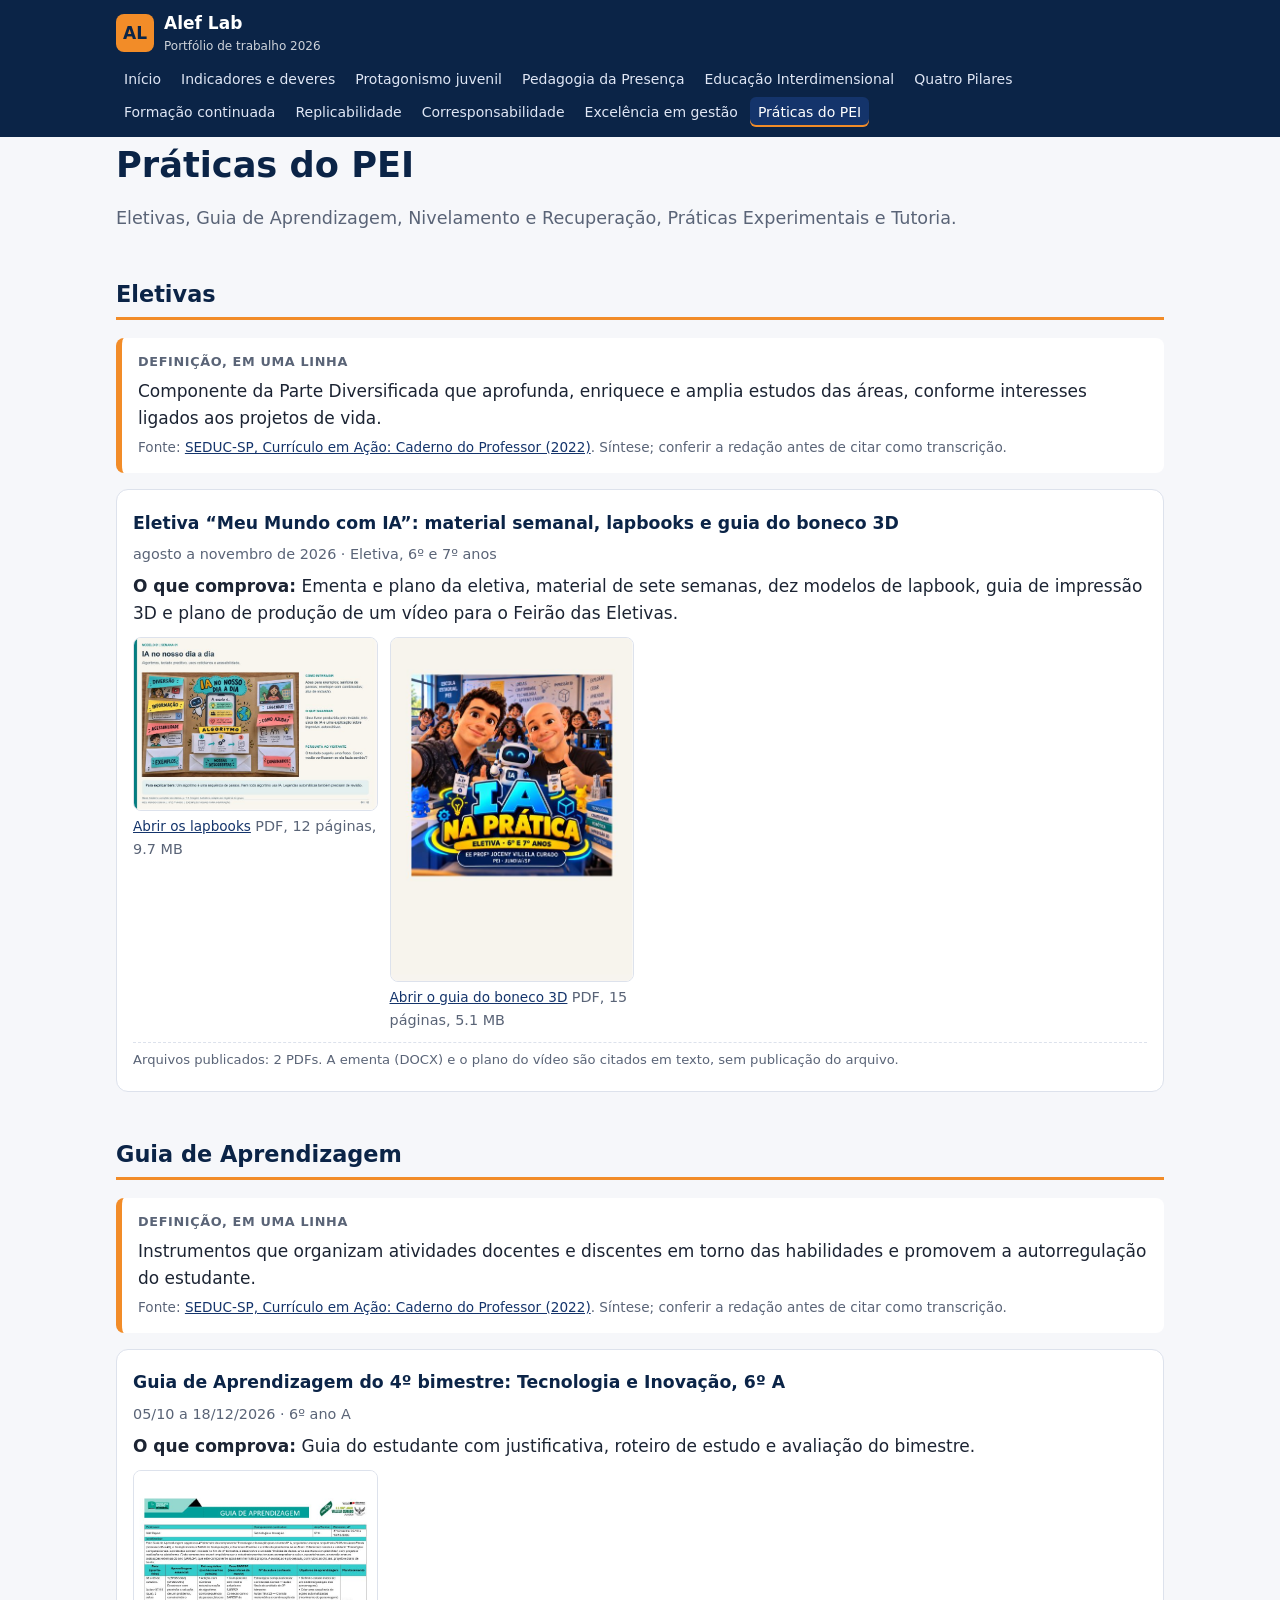
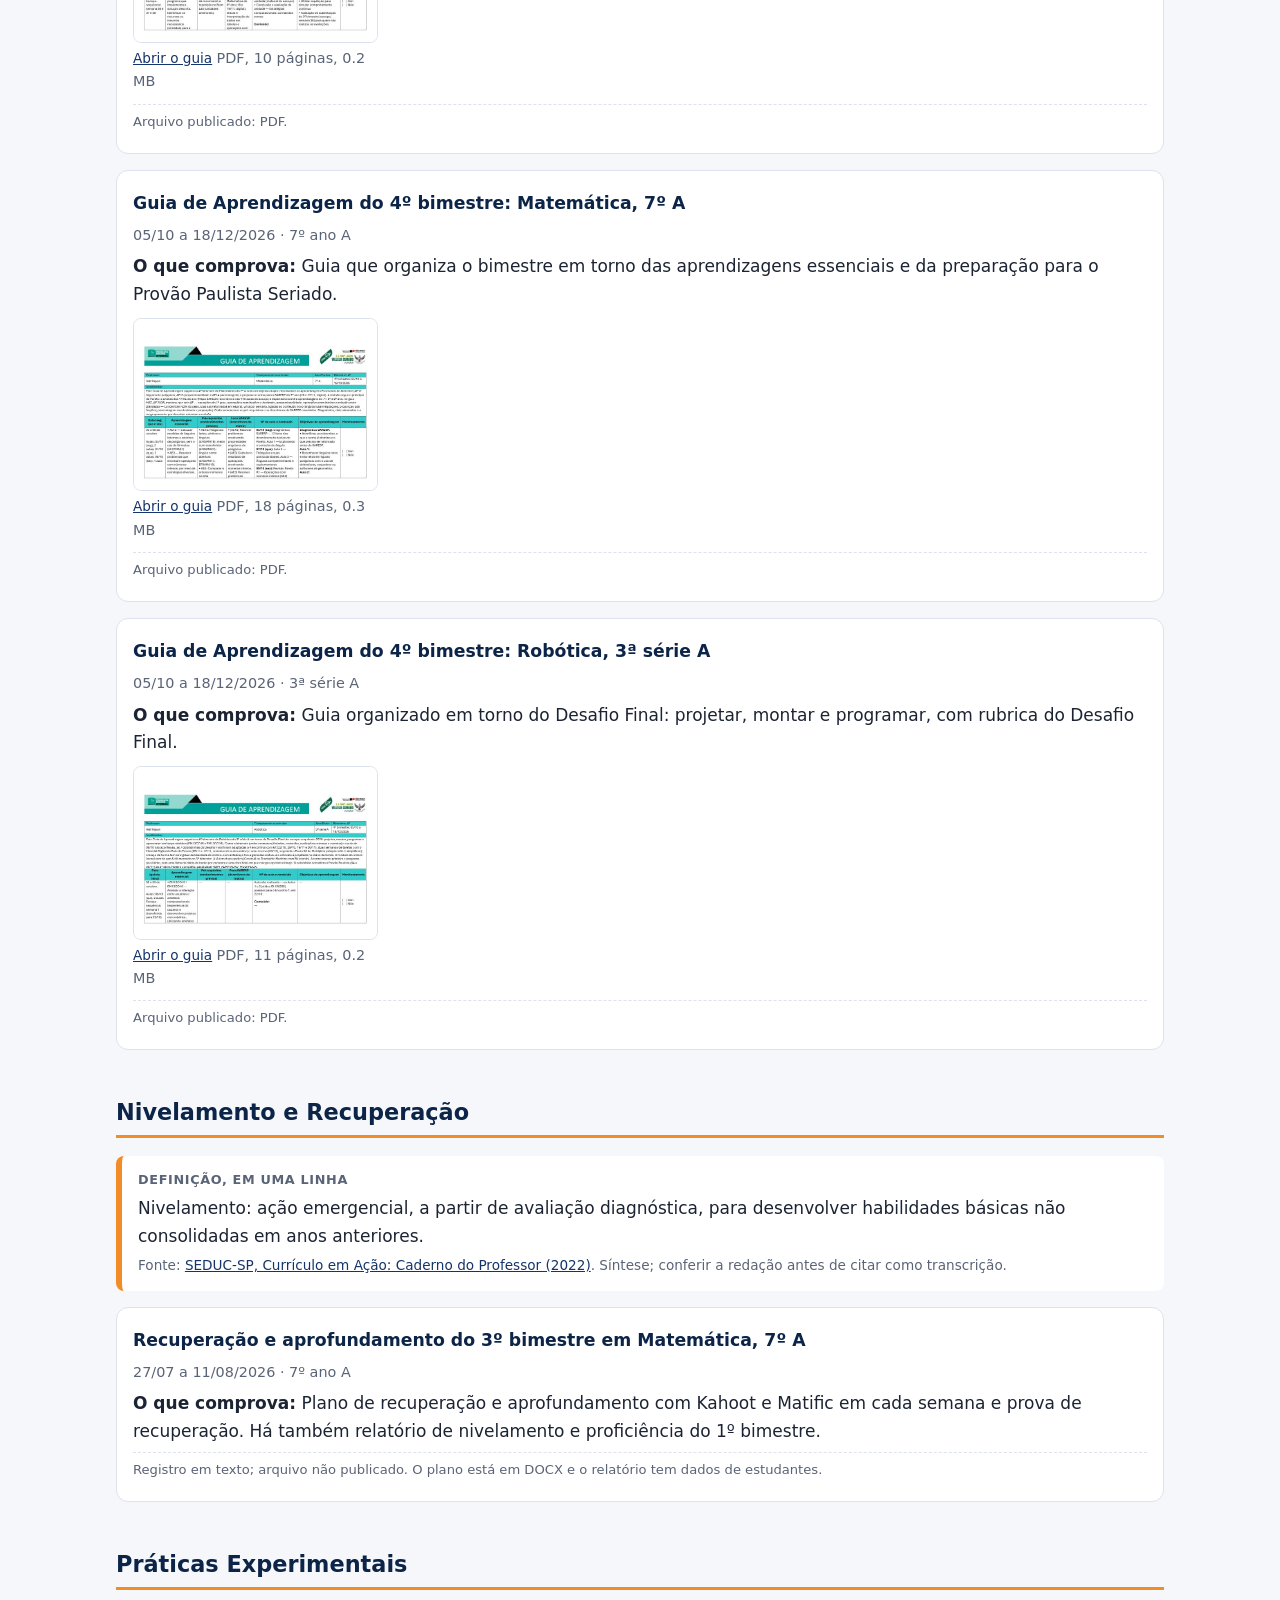
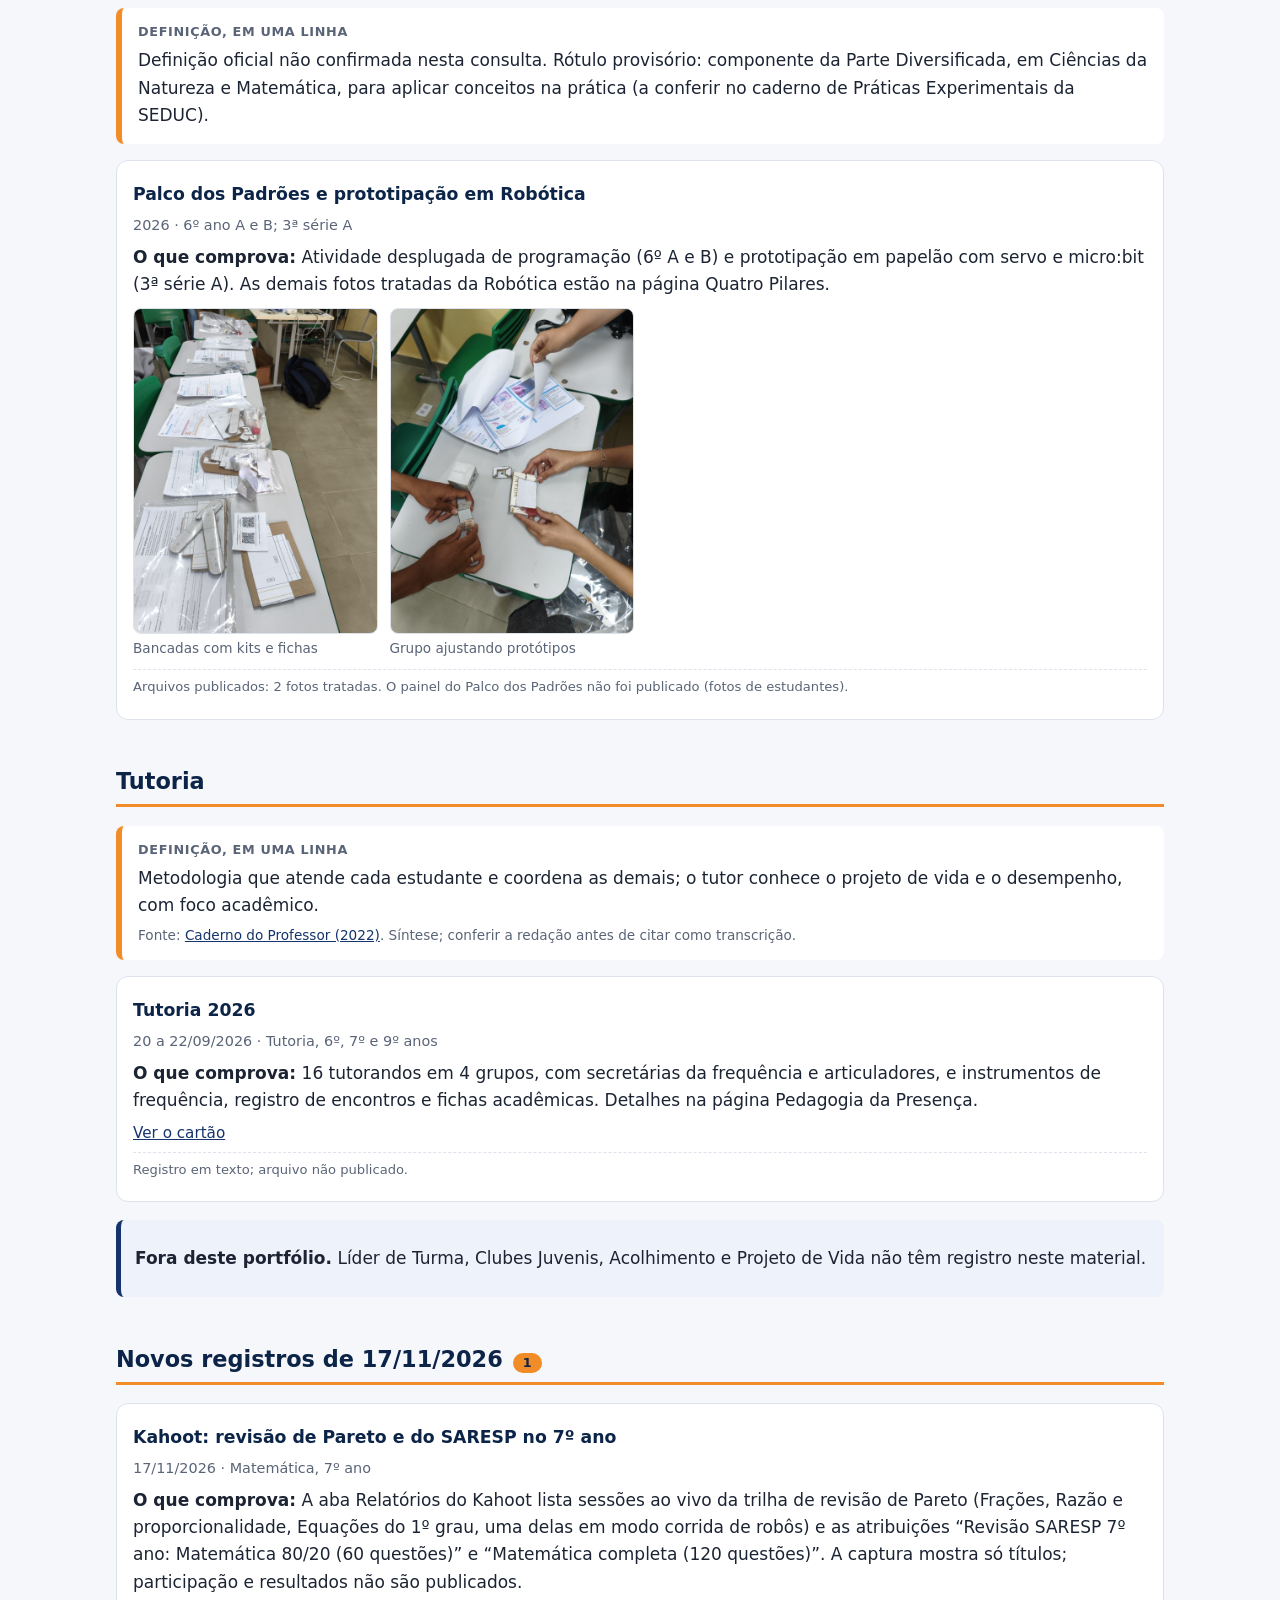
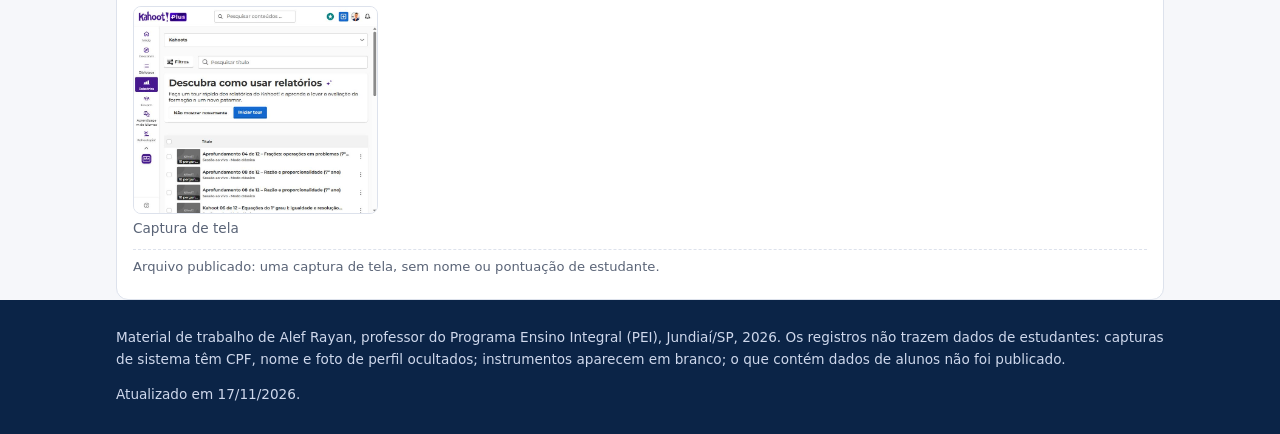
<file: praticas-pei.html>
<!doctype html>
<html lang="pt-BR">
<head>
<meta charset="utf-8">
<meta name="viewport" content="width=device-width, initial-scale=1">
<title>Práticas do PEI | Portfólio Alef Lab 2026</title>
<meta name="description" content="Evidências de eletivas, guias, nivelamento, práticas experimentais e tutoria.">
<link rel="stylesheet" href="assets/style.css">
</head>
<body>
<header class="top"><div class="wrap">
<a class="brand" href="index.html"><span class="logo">AL</span><span>Alef Lab<small>Portfólio de trabalho 2026</small></span></a>
<nav aria-label="Páginas"><ul><li><a href="index.html">Início</a></li><li><a href="indicadores.html">Indicadores e deveres</a></li><li><a href="protagonismo-juvenil.html">Protagonismo juvenil</a></li><li><a href="pedagogia-da-presenca.html">Pedagogia da Presença</a></li><li><a href="educacao-interdimensional.html">Educação Interdimensional</a></li><li><a href="quatro-pilares.html">Quatro Pilares</a></li><li><a href="formacao-continuada.html">Formação continuada</a></li><li><a href="replicabilidade.html">Replicabilidade</a></li><li><a href="corresponsabilidade.html">Corresponsabilidade</a></li><li><a href="excelencia-em-gestao.html">Excelência em gestão</a></li><li><a href="praticas-pei.html" aria-current="page">Práticas do PEI</a></li></ul></nav>
</div></header>
<main class="wrap">
<h1>Práticas do PEI</h1><p class="lead">Eletivas, Guia de Aprendizagem, Nivelamento e Recuperação, Práticas Experimentais e Tutoria.</p><section class="prat" id="eletivas"><h2>Eletivas</h2><section class="def"><p class="def-t">Definição, em uma linha</p><p>Componente da Parte Diversificada que aprofunda, enriquece e amplia estudos das áreas, conforme interesses ligados aos projetos de vida.</p><p class="src">Fonte: <a href="https://midiasstoragesec.blob.core.windows.net/001/2022/05/programa-pei-caderno-do-professor-procedimento-passo-a-passo-volume-unico.pdf" target="_blank" rel="noopener">SEDUC-SP, Currículo em Ação: Caderno do Professor (2022)</a>. Síntese; conferir a redação antes de citar como transcrição.</p></section><div class="cards"><article class="card"><h3>Eletiva “Meu Mundo com IA”: material semanal, lapbooks e guia do boneco 3D</h3><p class="meta">agosto a novembro de 2026 · Eletiva, 6º e 7º anos</p><p><strong>O que comprova:</strong> Ementa e plano da eletiva, material de sete semanas, dez modelos de lapbook, guia de impressão 3D e plano de produção de um vídeo para o Feirão das Eletivas.</p><div class="shots"><figure class="shot pdf"><a href="assets/pdf/lapbooks-eletiva-ia.pdf" target="_blank" rel="noopener"><img src="assets/thumbs/lapbooks-eletiva-ia.jpg" alt="Página inicial dos modelos de lapbook" loading="lazy"></a><figcaption><a href="assets/pdf/lapbooks-eletiva-ia.pdf" target="_blank" rel="noopener">Abrir os lapbooks</a> <span class="meta">PDF, 12 páginas, 9.7 MB</span></figcaption></figure><figure class="shot pdf"><a href="assets/pdf/guia-boneco-3d-tripo.pdf" target="_blank" rel="noopener"><img src="assets/thumbs/guia-boneco-3d-tripo.jpg" alt="Capa do guia ilustrado Do desenho ao boneco 3D" loading="lazy"></a><figcaption><a href="assets/pdf/guia-boneco-3d-tripo.pdf" target="_blank" rel="noopener">Abrir o guia do boneco 3D</a> <span class="meta">PDF, 15 páginas, 5.1 MB</span></figcaption></figure></div><p class="reg">Arquivos publicados: 2 PDFs. A ementa (DOCX) e o plano do vídeo são citados em texto, sem publicação do arquivo.</p></article></div></section><section class="prat" id="guias"><h2>Guia de Aprendizagem</h2><section class="def"><p class="def-t">Definição, em uma linha</p><p>Instrumentos que organizam atividades docentes e discentes em torno das habilidades e promovem a autorregulação do estudante.</p><p class="src">Fonte: <a href="https://midiasstoragesec.blob.core.windows.net/001/2022/05/programa-pei-caderno-do-professor-procedimento-passo-a-passo-volume-unico.pdf" target="_blank" rel="noopener">SEDUC-SP, Currículo em Ação: Caderno do Professor (2022)</a>. Síntese; conferir a redação antes de citar como transcrição.</p></section><div class="cards"><article class="card"><h3>Guia de Aprendizagem do 4º bimestre: Tecnologia e Inovação, 6º A</h3><p class="meta">05/10 a 18/12/2026 · 6º ano A</p><p><strong>O que comprova:</strong> Guia do estudante com justificativa, roteiro de estudo e avaliação do bimestre.</p><div class="shots"><figure class="shot pdf"><a href="assets/pdf/guia-4bim-tecnologia-6a.pdf" target="_blank" rel="noopener"><img src="assets/thumbs/guia-4bim-tecnologia-6a.jpg" alt="Primeira página do Guia de Aprendizagem de Tecnologia e Inovação do 6º A" loading="lazy"></a><figcaption><a href="assets/pdf/guia-4bim-tecnologia-6a.pdf" target="_blank" rel="noopener">Abrir o guia</a> <span class="meta">PDF, 10 páginas, 0.2 MB</span></figcaption></figure></div><p class="reg">Arquivo publicado: PDF.</p></article><article class="card"><h3>Guia de Aprendizagem do 4º bimestre: Matemática, 7º A</h3><p class="meta">05/10 a 18/12/2026 · 7º ano A</p><p><strong>O que comprova:</strong> Guia que organiza o bimestre em torno das aprendizagens essenciais e da preparação para o Provão Paulista Seriado.</p><div class="shots"><figure class="shot pdf"><a href="assets/pdf/guia-4bim-matematica-7a.pdf" target="_blank" rel="noopener"><img src="assets/thumbs/guia-4bim-matematica-7a.jpg" alt="Primeira página do Guia de Aprendizagem de Matemática do 7º A" loading="lazy"></a><figcaption><a href="assets/pdf/guia-4bim-matematica-7a.pdf" target="_blank" rel="noopener">Abrir o guia</a> <span class="meta">PDF, 18 páginas, 0.3 MB</span></figcaption></figure></div><p class="reg">Arquivo publicado: PDF.</p></article><article class="card"><h3>Guia de Aprendizagem do 4º bimestre: Robótica, 3ª série A</h3><p class="meta">05/10 a 18/12/2026 · 3ª série A</p><p><strong>O que comprova:</strong> Guia organizado em torno do Desafio Final: projetar, montar e programar, com rubrica do Desafio Final.</p><div class="shots"><figure class="shot pdf"><a href="assets/pdf/guia-4bim-robotica-3a.pdf" target="_blank" rel="noopener"><img src="assets/thumbs/guia-4bim-robotica-3a.jpg" alt="Primeira página do Guia de Aprendizagem de Robótica da 3ª série A" loading="lazy"></a><figcaption><a href="assets/pdf/guia-4bim-robotica-3a.pdf" target="_blank" rel="noopener">Abrir o guia</a> <span class="meta">PDF, 11 páginas, 0.2 MB</span></figcaption></figure></div><p class="reg">Arquivo publicado: PDF.</p></article></div></section><section class="prat" id="nivelamento"><h2>Nivelamento e Recuperação</h2><section class="def"><p class="def-t">Definição, em uma linha</p><p>Nivelamento: ação emergencial, a partir de avaliação diagnóstica, para desenvolver habilidades básicas não consolidadas em anos anteriores.</p><p class="src">Fonte: <a href="https://midiasstoragesec.blob.core.windows.net/001/2022/05/programa-pei-caderno-do-professor-procedimento-passo-a-passo-volume-unico.pdf" target="_blank" rel="noopener">SEDUC-SP, Currículo em Ação: Caderno do Professor (2022)</a>. Síntese; conferir a redação antes de citar como transcrição.</p></section><div class="cards"><article class="card"><h3>Recuperação e aprofundamento do 3º bimestre em Matemática, 7º A</h3><p class="meta">27/07 a 11/08/2026 · 7º ano A</p><p><strong>O que comprova:</strong> Plano de recuperação e aprofundamento com Kahoot e Matific em cada semana e prova de recuperação. Há também relatório de nivelamento e proficiência do 1º bimestre.</p><p class="reg">Registro em texto; arquivo não publicado. O plano está em DOCX e o relatório tem dados de estudantes.</p></article></div></section><section class="prat" id="experimentais"><h2>Práticas Experimentais</h2><section class="def"><p class="def-t">Definição, em uma linha</p><p>Definição oficial não confirmada nesta consulta. Rótulo provisório: componente da Parte Diversificada, em Ciências da Natureza e Matemática, para aplicar conceitos na prática (a conferir no caderno de Práticas Experimentais da SEDUC).</p></section><div class="cards"><article class="card"><h3>Palco dos Padrões e prototipação em Robótica</h3><p class="meta">2026 · 6º ano A e B; 3ª série A</p><p><strong>O que comprova:</strong> Atividade desplugada de programação (6º A e B) e prototipação em papelão com servo e micro:bit (3ª série A). As demais fotos tratadas da Robótica estão na página Quatro Pilares.</p><div class="shots"><figure class="shot "><a class="zoom" href="#lb21" title="Clique para ampliar"><img src="assets/img/robotica-01-bancadas.jpg" alt="Bancadas organizadas com kits numerados, fichas e peças de papelão" loading="lazy"></a><figcaption>Bancadas com kits e fichas</figcaption></figure><figure class="shot "><a class="zoom" href="#lb22" title="Clique para ampliar"><img src="assets/img/robotica-03-grupo-prototipos.jpg" alt="Grupo ajustando protótipos de papelão sobre a mesa" loading="lazy"></a><figcaption>Grupo ajustando protótipos</figcaption></figure></div><p class="reg">Arquivos publicados: 2 fotos tratadas. O painel do Palco dos Padrões não foi publicado (fotos de estudantes).</p></article></div></section><section class="prat" id="tutoria"><h2>Tutoria</h2><section class="def"><p class="def-t">Definição, em uma linha</p><p>Metodologia que atende cada estudante e coordena as demais; o tutor conhece o projeto de vida e o desempenho, com foco acadêmico.</p><p class="src">Fonte: <a href="https://midiasstoragesec.blob.core.windows.net/001/2022/05/programa-pei-caderno-do-professor-procedimento-passo-a-passo-volume-unico.pdf" target="_blank" rel="noopener">Caderno do Professor (2022)</a>. Síntese; conferir a redação antes de citar como transcrição.</p></section><div class="cards"><article class="card"><h3>Tutoria 2026</h3><p class="meta">20 a 22/09/2026 · Tutoria, 6º, 7º e 9º anos</p><p><strong>O que comprova:</strong> 16 tutorandos em 4 grupos, com secretárias da frequência e articuladores, e instrumentos de frequência, registro de encontros e fichas acadêmicas. Detalhes na página Pedagogia da Presença.</p><p class="links"><a href="pedagogia-da-presenca.html">Ver o cartão</a></p><p class="reg">Registro em texto; arquivo não publicado.</p></article></div></section><section class="aviso"><p><strong>Fora deste portfólio.</strong> Líder de Turma, Clubes Juvenis, Acolhimento e Projeto de Vida não têm registro neste material.</p></section>
<h2>Novos registros de 17/11/2026 <span class="count">1</span></h2><div class="cards"><article class="card"><h3>Kahoot: revisão de Pareto e do SARESP no 7º ano</h3><p class="meta">17/11/2026 · Matemática, 7º ano</p><p><strong>O que comprova:</strong> A aba Relatórios do Kahoot lista sessões ao vivo da trilha de revisão de Pareto (Frações, Razão e proporcionalidade, Equações do 1º grau, uma delas em modo corrida de robôs) e as atribuições “Revisão SARESP 7º ano: Matemática 80/20 (60 questões)” e “Matemática completa (120 questões)”. A captura mostra só títulos; participação e resultados não são publicados.</p><div class="shots"><figure class="shot "><img src="assets/img/kahoot-relatorios-revisao.jpg" alt="Captura da lista de relatórios do Kahoot com sessões ao vivo da trilha de Pareto do 7º ano" loading="lazy"><figcaption>Captura de tela</figcaption></figure></div><p class="reg">Arquivo publicado: uma captura de tela, sem nome ou pontuação de estudante.</p></article></div>
</main>
<footer><div class="wrap">
<p>Material de trabalho de Alef Rayan, professor do Programa Ensino Integral (PEI), Jundiaí/SP, 2026. Os registros não trazem dados de estudantes: capturas de sistema têm CPF, nome e foto de perfil ocultados; instrumentos aparecem em branco; o que contém dados de alunos não foi publicado.</p>
<p>Atualizado em 17/11/2026.</p>
</div></footer>
<a class="lb" id="lb21" href="#x" aria-label="Fechar imagem ampliada"><img src="assets/img/robotica-01-bancadas.jpg" alt="Bancadas organizadas com kits numerados, fichas e peças de papelão"></a><a class="lb" id="lb22" href="#x" aria-label="Fechar imagem ampliada"><img src="assets/img/robotica-03-grupo-prototipos.jpg" alt="Grupo ajustando protótipos de papelão sobre a mesa"></a>
</body>
</html>
</file>
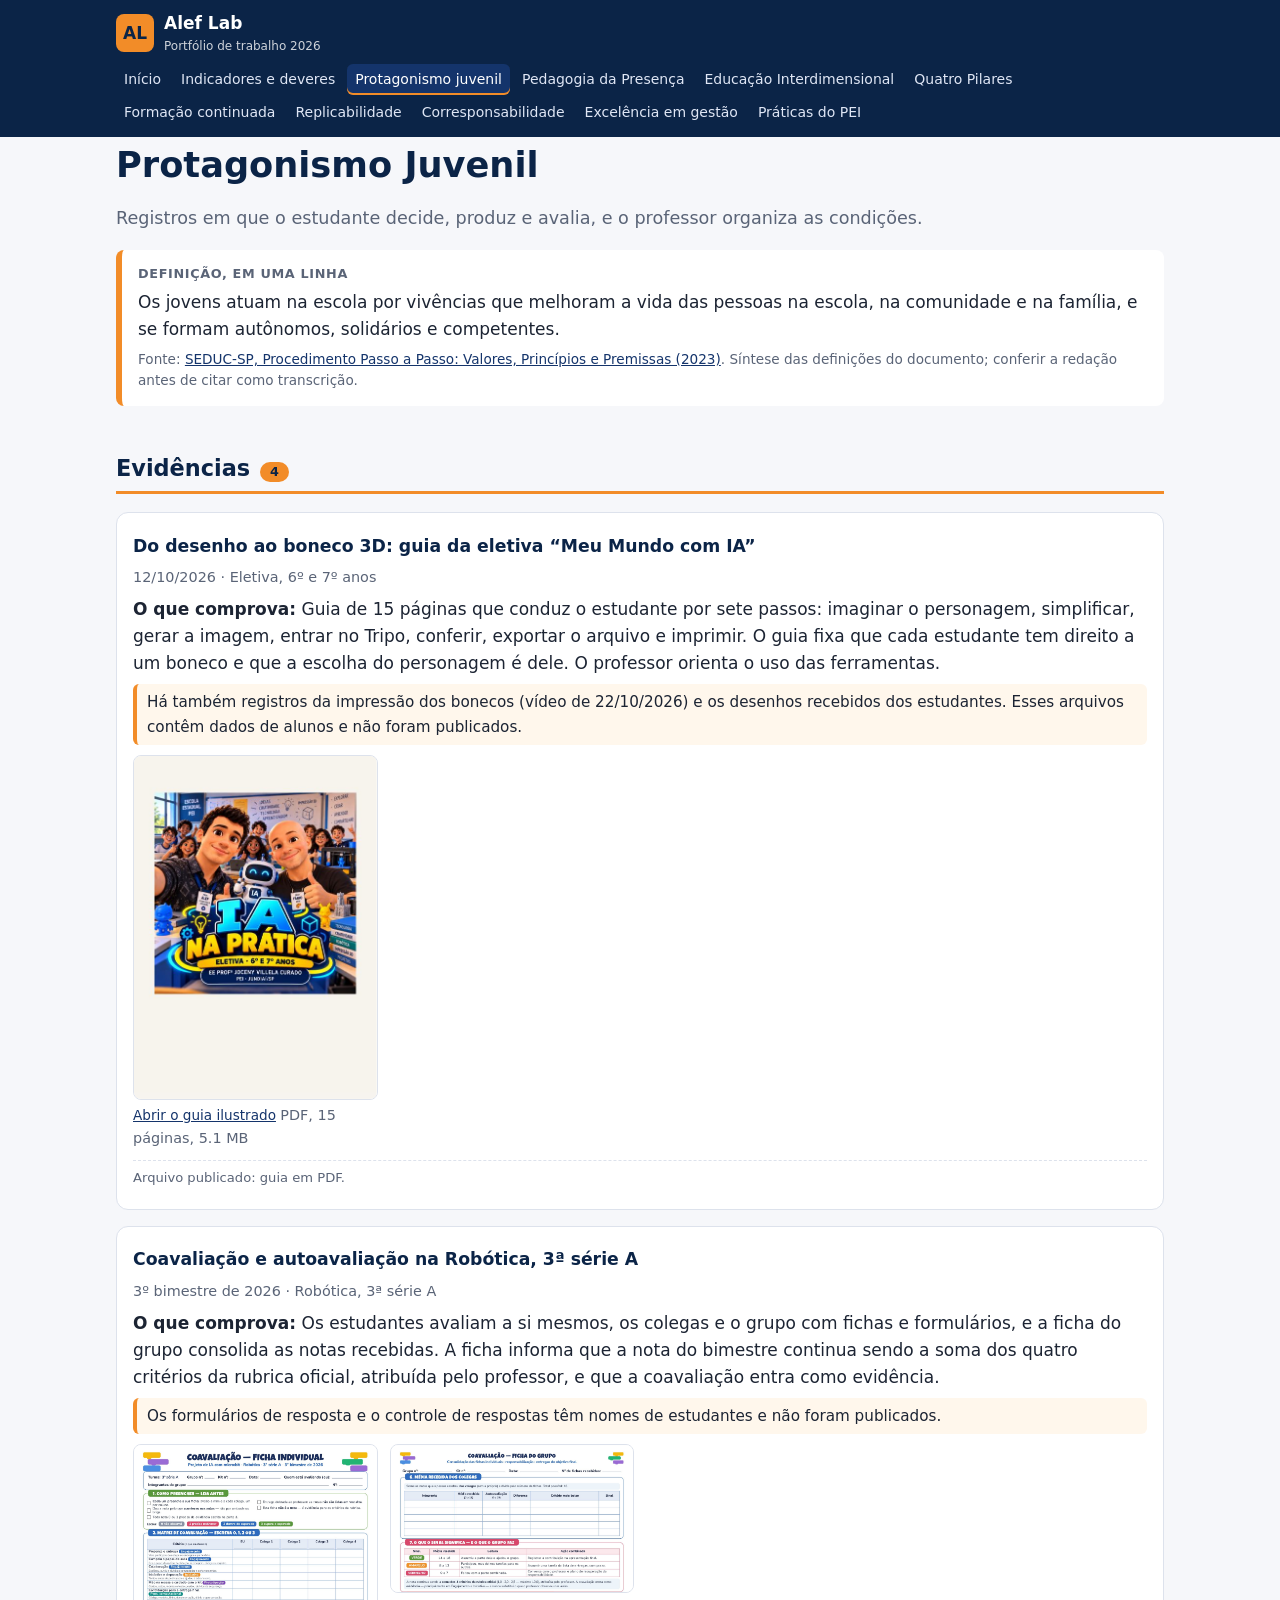
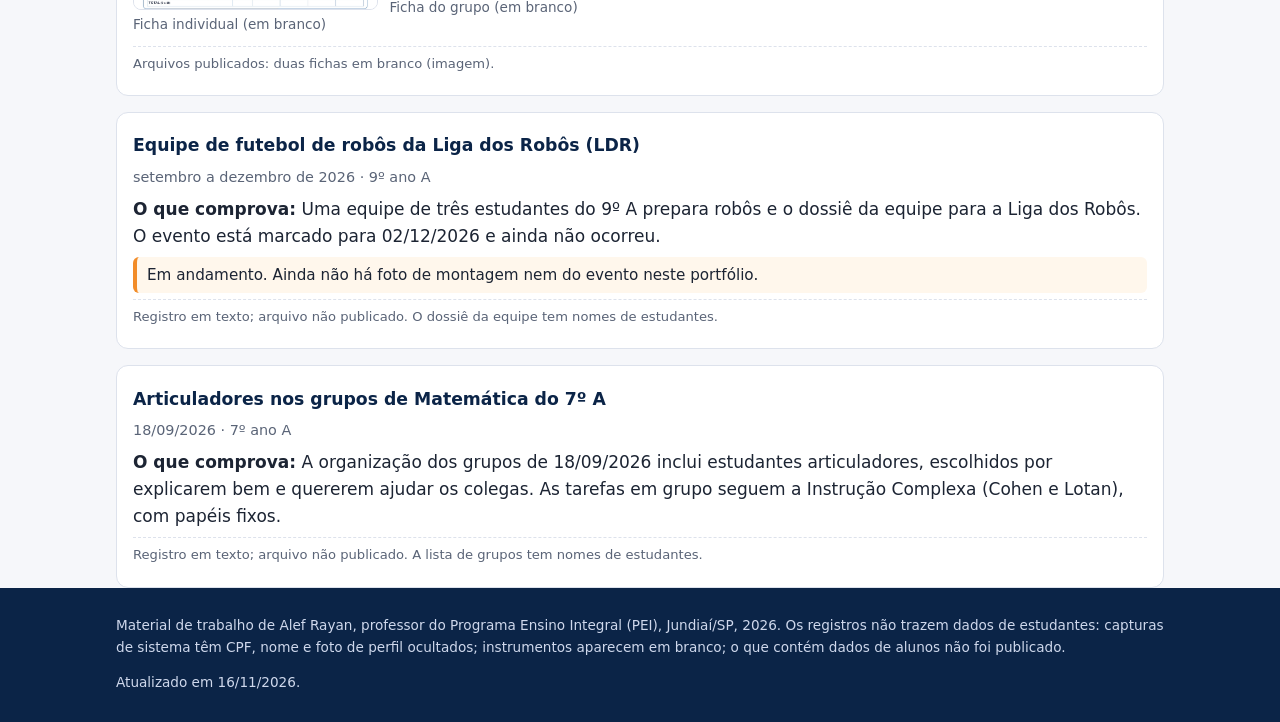
<file: protagonismo-juvenil.html>
<!doctype html>
<html lang="pt-BR">
<head>
<meta charset="utf-8">
<meta name="viewport" content="width=device-width, initial-scale=1">
<title>Protagonismo juvenil | Portfólio Alef Lab 2026</title>
<meta name="description" content="Evidências de protagonismo juvenil no trabalho de 2026.">
<link rel="stylesheet" href="assets/style.css">
</head>
<body>
<header class="top"><div class="wrap">
<a class="brand" href="index.html"><span class="logo">AL</span><span>Alef Lab<small>Portfólio de trabalho 2026</small></span></a>
<nav aria-label="Páginas"><ul><li><a href="index.html">Início</a></li><li><a href="indicadores.html">Indicadores e deveres</a></li><li><a href="protagonismo-juvenil.html" aria-current="page">Protagonismo juvenil</a></li><li><a href="pedagogia-da-presenca.html">Pedagogia da Presença</a></li><li><a href="educacao-interdimensional.html">Educação Interdimensional</a></li><li><a href="quatro-pilares.html">Quatro Pilares</a></li><li><a href="formacao-continuada.html">Formação continuada</a></li><li><a href="replicabilidade.html">Replicabilidade</a></li><li><a href="corresponsabilidade.html">Corresponsabilidade</a></li><li><a href="excelencia-em-gestao.html">Excelência em gestão</a></li><li><a href="praticas-pei.html">Práticas do PEI</a></li></ul></nav>
</div></header>
<main class="wrap">
<h1>Protagonismo Juvenil</h1><p class="lead">Registros em que o estudante decide, produz e avalia, e o professor organiza as condições.</p><section class="def"><p class="def-t">Definição, em uma linha</p><p>Os jovens atuam na escola por vivências que melhoram a vida das pessoas na escola, na comunidade e na família, e se formam autônomos, solidários e competentes.</p><p class="src">Fonte: <a href="https://midiasstoragesec.blob.core.windows.net/001/2025/03/procedimento-passo-a-passo_valores-princpios-e-premissas.pdf" target="_blank" rel="noopener">SEDUC-SP, Procedimento Passo a Passo: Valores, Princípios e Premissas (2023)</a>. Síntese das definições do documento; conferir a redação antes de citar como transcrição.</p></section><h2>Evidências <span class="count">4</span></h2><div class="cards"><article class="card"><h3>Do desenho ao boneco 3D: guia da eletiva “Meu Mundo com IA”</h3><p class="meta">12/10/2026 · Eletiva, 6º e 7º anos</p><p><strong>O que comprova:</strong> Guia de 15 páginas que conduz o estudante por sete passos: imaginar o personagem, simplificar, gerar a imagem, entrar no Tripo, conferir, exportar o arquivo e imprimir. O guia fixa que cada estudante tem direito a um boneco e que a escolha do personagem é dele. O professor orienta o uso das ferramentas.</p><p class="note">Há também registros da impressão dos bonecos (vídeo de 22/10/2026) e os desenhos recebidos dos estudantes. Esses arquivos contêm dados de alunos e não foram publicados.</p><div class="shots"><figure class="shot pdf"><a href="assets/pdf/guia-boneco-3d-tripo.pdf" target="_blank" rel="noopener"><img src="assets/thumbs/guia-boneco-3d-tripo.jpg" alt="Capa do guia ilustrado Do desenho ao boneco 3D" loading="lazy"></a><figcaption><a href="assets/pdf/guia-boneco-3d-tripo.pdf" target="_blank" rel="noopener">Abrir o guia ilustrado</a> <span class="meta">PDF, 15 páginas, 5.1 MB</span></figcaption></figure></div><p class="reg">Arquivo publicado: guia em PDF.</p></article><article class="card"><h3>Coavaliação e autoavaliação na Robótica, 3ª série A</h3><p class="meta">3º bimestre de 2026 · Robótica, 3ª série A</p><p><strong>O que comprova:</strong> Os estudantes avaliam a si mesmos, os colegas e o grupo com fichas e formulários, e a ficha do grupo consolida as notas recebidas. A ficha informa que a nota do bimestre continua sendo a soma dos quatro critérios da rubrica oficial, atribuída pelo professor, e que a coavaliação entra como evidência.</p><p class="note">Os formulários de resposta e o controle de respostas têm nomes de estudantes e não foram publicados.</p><div class="shots"><figure class="shot "><a class="zoom" href="#lb1" title="Clique para ampliar"><img src="assets/img/instr-coavaliacao-individual.jpg" alt="Ficha individual de coavaliação em branco, com matriz de critérios e escala de 0 a 3" loading="lazy"></a><figcaption>Ficha individual (em branco)</figcaption></figure><figure class="shot "><a class="zoom" href="#lb2" title="Clique para ampliar"><img src="assets/img/instr-coavaliacao-grupo.jpg" alt="Ficha do grupo em branco, com média recebida dos colegas e significado dos sinais verde, amarelo e vermelho" loading="lazy"></a><figcaption>Ficha do grupo (em branco)</figcaption></figure></div><p class="reg">Arquivos publicados: duas fichas em branco (imagem).</p></article><article class="card"><h3>Equipe de futebol de robôs da Liga dos Robôs (LDR)</h3><p class="meta">setembro a dezembro de 2026 · 9º ano A</p><p><strong>O que comprova:</strong> Uma equipe de três estudantes do 9º A prepara robôs e o dossiê da equipe para a Liga dos Robôs. O evento está marcado para 02/12/2026 e ainda não ocorreu.</p><p class="note">Em andamento. Ainda não há foto de montagem nem do evento neste portfólio.</p><p class="reg">Registro em texto; arquivo não publicado. O dossiê da equipe tem nomes de estudantes.</p></article><article class="card"><h3>Articuladores nos grupos de Matemática do 7º A</h3><p class="meta">18/09/2026 · 7º ano A</p><p><strong>O que comprova:</strong> A organização dos grupos de 18/09/2026 inclui estudantes articuladores, escolhidos por explicarem bem e quererem ajudar os colegas. As tarefas em grupo seguem a Instrução Complexa (Cohen e Lotan), com papéis fixos.</p><p class="reg">Registro em texto; arquivo não publicado. A lista de grupos tem nomes de estudantes.</p></article></div>
</main>
<footer><div class="wrap">
<p>Material de trabalho de Alef Rayan, professor do Programa Ensino Integral (PEI), Jundiaí/SP, 2026. Os registros não trazem dados de estudantes: capturas de sistema têm CPF, nome e foto de perfil ocultados; instrumentos aparecem em branco; o que contém dados de alunos não foi publicado.</p>
<p>Atualizado em 16/11/2026.</p>
</div></footer>
<a class="lb" id="lb1" href="#x" aria-label="Fechar imagem ampliada"><img src="assets/img/instr-coavaliacao-individual.jpg" alt="Ficha individual de coavaliação em branco, com matriz de critérios e escala de 0 a 3"></a><a class="lb" id="lb2" href="#x" aria-label="Fechar imagem ampliada"><img src="assets/img/instr-coavaliacao-grupo.jpg" alt="Ficha do grupo em branco, com média recebida dos colegas e significado dos sinais verde, amarelo e vermelho"></a>
</body>
</html>
</file>
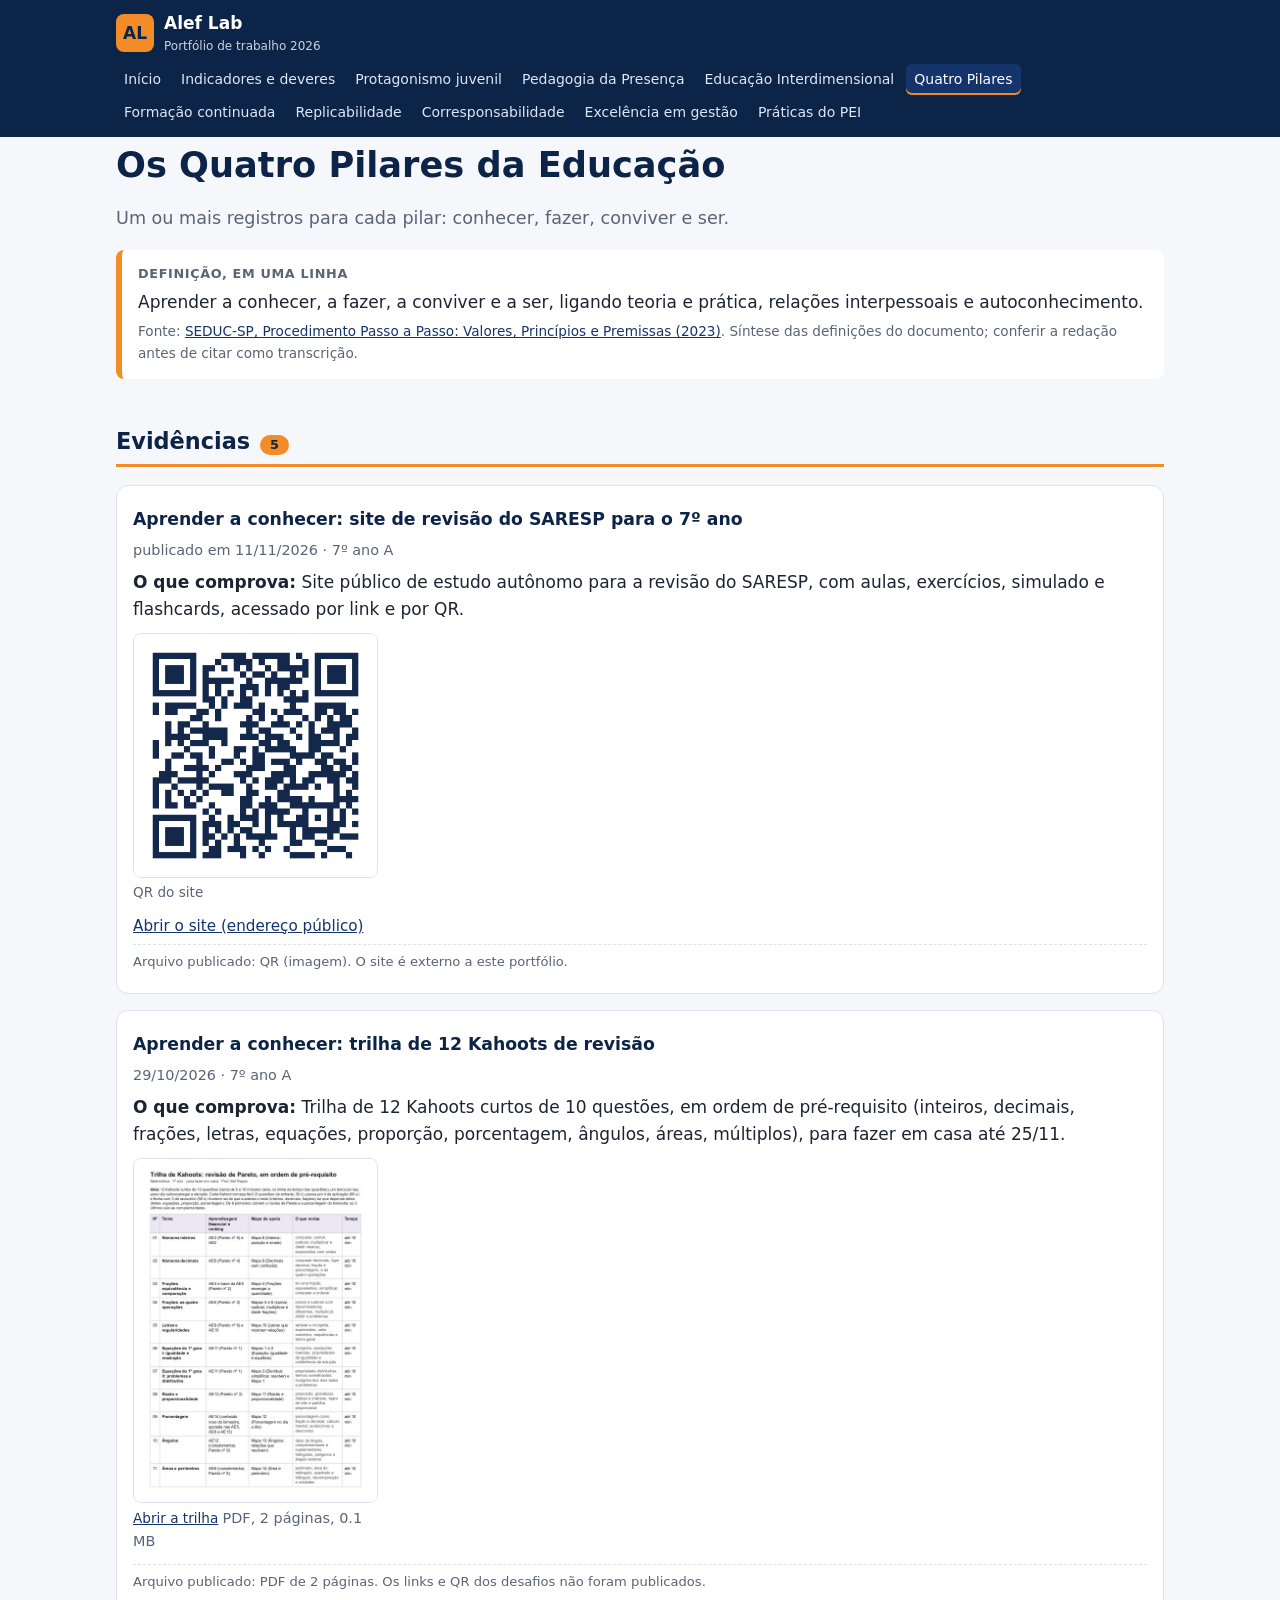
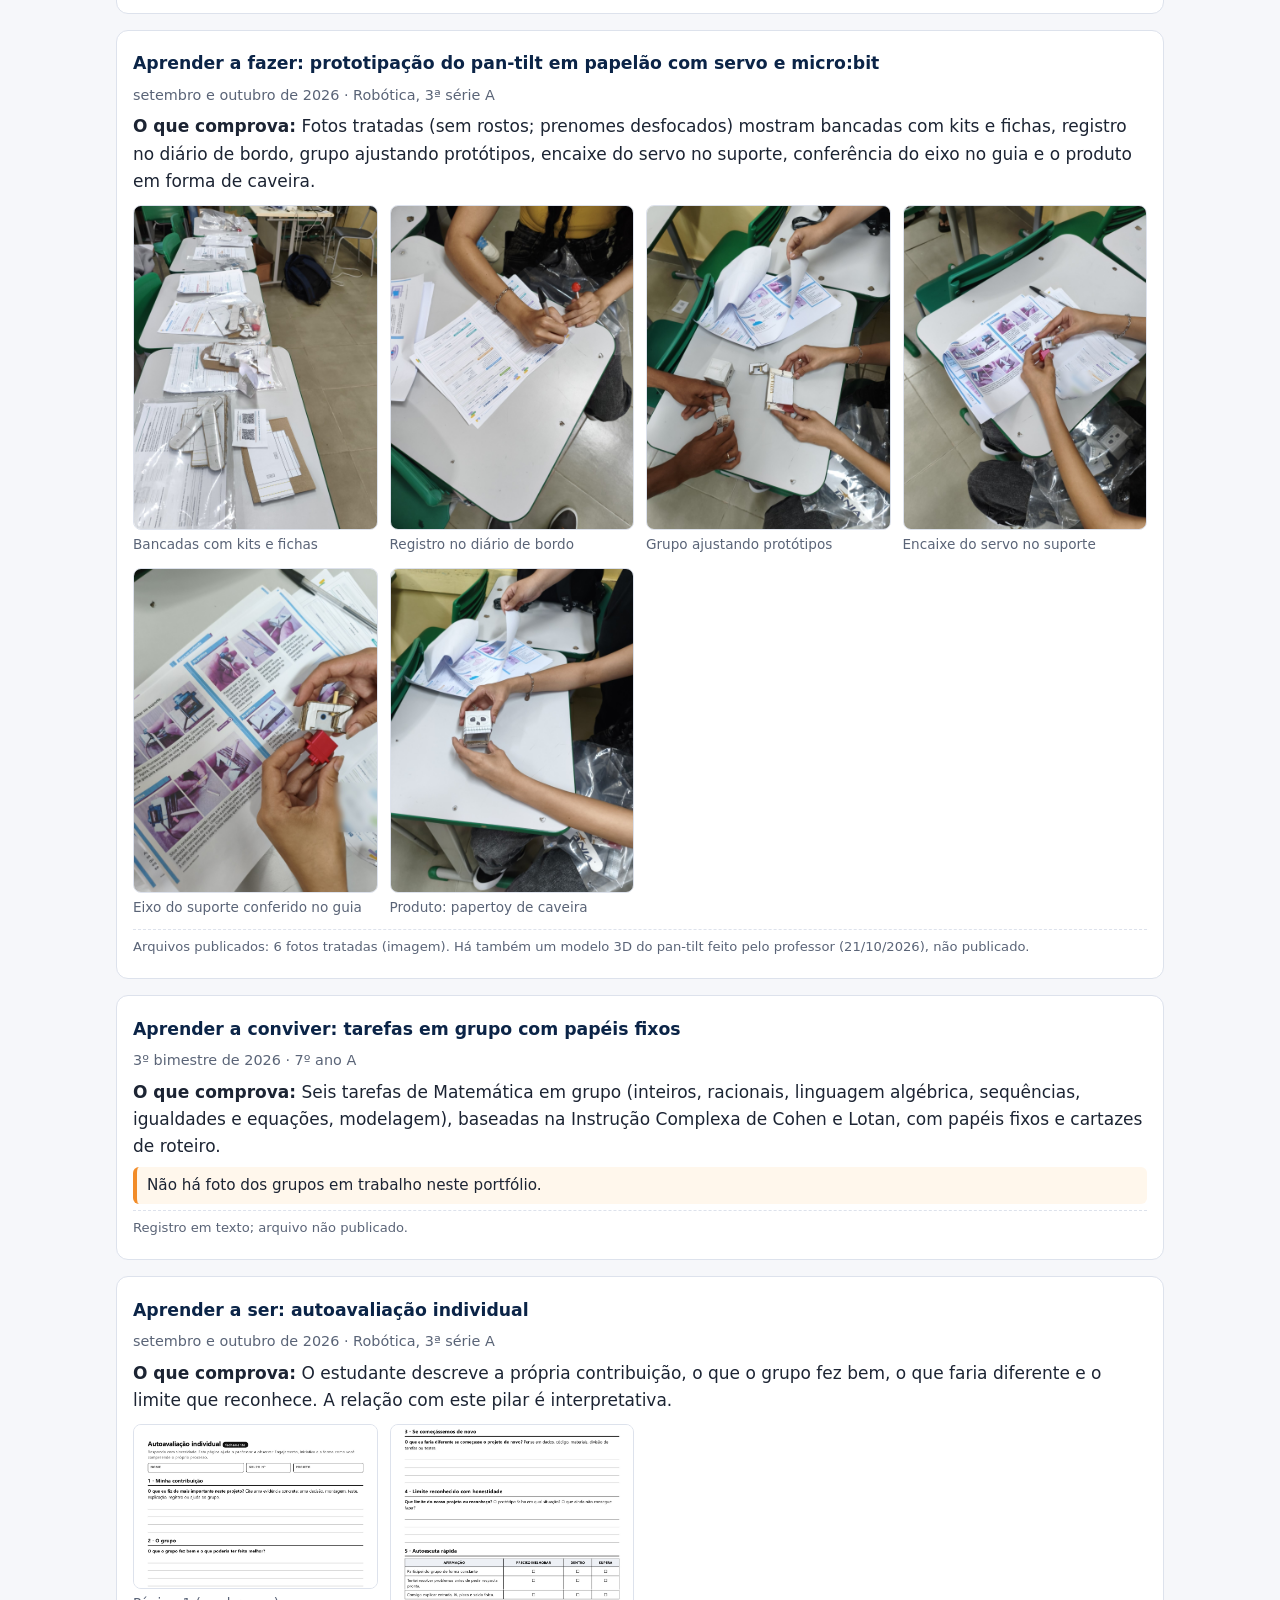
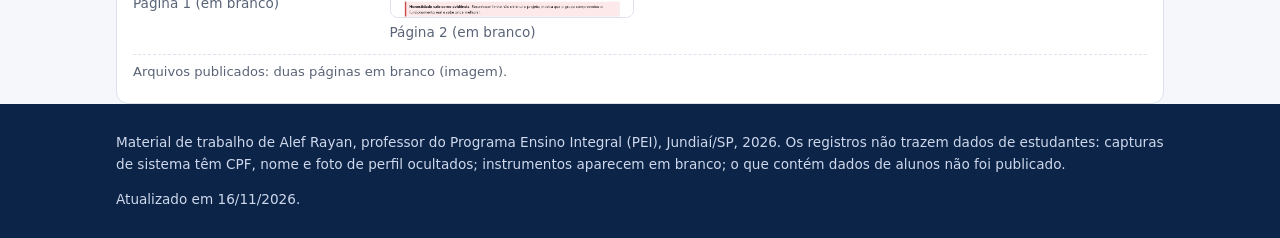
<file: quatro-pilares.html>
<!doctype html>
<html lang="pt-BR">
<head>
<meta charset="utf-8">
<meta name="viewport" content="width=device-width, initial-scale=1">
<title>Quatro Pilares da Educação | Portfólio Alef Lab 2026</title>
<meta name="description" content="Evidências dos quatro pilares: conhecer, fazer, conviver e ser.">
<link rel="stylesheet" href="assets/style.css">
</head>
<body>
<header class="top"><div class="wrap">
<a class="brand" href="index.html"><span class="logo">AL</span><span>Alef Lab<small>Portfólio de trabalho 2026</small></span></a>
<nav aria-label="Páginas"><ul><li><a href="index.html">Início</a></li><li><a href="indicadores.html">Indicadores e deveres</a></li><li><a href="protagonismo-juvenil.html">Protagonismo juvenil</a></li><li><a href="pedagogia-da-presenca.html">Pedagogia da Presença</a></li><li><a href="educacao-interdimensional.html">Educação Interdimensional</a></li><li><a href="quatro-pilares.html" aria-current="page">Quatro Pilares</a></li><li><a href="formacao-continuada.html">Formação continuada</a></li><li><a href="replicabilidade.html">Replicabilidade</a></li><li><a href="corresponsabilidade.html">Corresponsabilidade</a></li><li><a href="excelencia-em-gestao.html">Excelência em gestão</a></li><li><a href="praticas-pei.html">Práticas do PEI</a></li></ul></nav>
</div></header>
<main class="wrap">
<h1>Os Quatro Pilares da Educação</h1><p class="lead">Um ou mais registros para cada pilar: conhecer, fazer, conviver e ser.</p><section class="def"><p class="def-t">Definição, em uma linha</p><p>Aprender a conhecer, a fazer, a conviver e a ser, ligando teoria e prática, relações interpessoais e autoconhecimento.</p><p class="src">Fonte: <a href="https://midiasstoragesec.blob.core.windows.net/001/2025/03/procedimento-passo-a-passo_valores-princpios-e-premissas.pdf" target="_blank" rel="noopener">SEDUC-SP, Procedimento Passo a Passo: Valores, Princípios e Premissas (2023)</a>. Síntese das definições do documento; conferir a redação antes de citar como transcrição.</p></section><h2>Evidências <span class="count">5</span></h2><div class="cards"><article class="card"><h3>Aprender a conhecer: site de revisão do SARESP para o 7º ano</h3><p class="meta">publicado em 11/11/2026 · 7º ano A</p><p><strong>O que comprova:</strong> Site público de estudo autônomo para a revisão do SARESP, com aulas, exercícios, simulado e flashcards, acessado por link e por QR.</p><div class="shots"><figure class="shot "><a class="zoom" href="#lb7" title="Clique para ampliar"><img src="assets/img/qr-site-saresp-7ano.png" alt="QR code do site de revisão do SARESP para o 7º ano" loading="lazy"></a><figcaption>QR do site</figcaption></figure></div><p class="links"><a href="https://alefrayaneng-art.github.io/revisao-saresp-7ano/" target="_blank" rel="noopener">Abrir o site (endereço público)</a></p><p class="reg">Arquivo publicado: QR (imagem). O site é externo a este portfólio.</p></article><article class="card"><h3>Aprender a conhecer: trilha de 12 Kahoots de revisão</h3><p class="meta">29/10/2026 · 7º ano A</p><p><strong>O que comprova:</strong> Trilha de 12 Kahoots curtos de 10 questões, em ordem de pré-requisito (inteiros, decimais, frações, letras, equações, proporção, porcentagem, ângulos, áreas, múltiplos), para fazer em casa até 25/11.</p><div class="shots"><figure class="shot pdf"><a href="assets/pdf/trilha-kahoot-pareto-7ano.pdf" target="_blank" rel="noopener"><img src="assets/thumbs/trilha-kahoot-pareto-7ano.jpg" alt="Primeira página da trilha de 12 Kahoots de Pareto" loading="lazy"></a><figcaption><a href="assets/pdf/trilha-kahoot-pareto-7ano.pdf" target="_blank" rel="noopener">Abrir a trilha</a> <span class="meta">PDF, 2 páginas, 0.1 MB</span></figcaption></figure></div><p class="reg">Arquivo publicado: PDF de 2 páginas. Os links e QR dos desafios não foram publicados.</p></article><article class="card"><h3>Aprender a fazer: prototipação do pan-tilt em papelão com servo e micro:bit</h3><p class="meta">setembro e outubro de 2026 · Robótica, 3ª série A</p><p><strong>O que comprova:</strong> Fotos tratadas (sem rostos; prenomes desfocados) mostram bancadas com kits e fichas, registro no diário de bordo, grupo ajustando protótipos, encaixe do servo no suporte, conferência do eixo no guia e o produto em forma de caveira.</p><div class="shots"><figure class="shot "><a class="zoom" href="#lb8" title="Clique para ampliar"><img src="assets/img/robotica-01-bancadas.jpg" alt="Bancadas organizadas com kits numerados, fichas e peças de papelão" loading="lazy"></a><figcaption>Bancadas com kits e fichas</figcaption></figure><figure class="shot "><a class="zoom" href="#lb9" title="Clique para ampliar"><img src="assets/img/robotica-02-diario-de-bordo.jpg" alt="Estudante preenchendo o diário de bordo sobre a carteira" loading="lazy"></a><figcaption>Registro no diário de bordo</figcaption></figure><figure class="shot "><a class="zoom" href="#lb10" title="Clique para ampliar"><img src="assets/img/robotica-03-grupo-prototipos.jpg" alt="Grupo ajustando protótipos de papelão sobre a mesa" loading="lazy"></a><figcaption>Grupo ajustando protótipos</figcaption></figure><figure class="shot "><a class="zoom" href="#lb11" title="Clique para ampliar"><img src="assets/img/robotica-04-servo-suporte.jpg" alt="Mãos encaixando o servo no suporte de papelão, com o guia ao lado" loading="lazy"></a><figcaption>Encaixe do servo no suporte</figcaption></figure><figure class="shot "><a class="zoom" href="#lb12" title="Clique para ampliar"><img src="assets/img/robotica-05-eixo-suporte.jpg" alt="Mãos conferindo o eixo do suporte contra a página do guia" loading="lazy"></a><figcaption>Eixo do suporte conferido no guia</figcaption></figure><figure class="shot "><a class="zoom" href="#lb13" title="Clique para ampliar"><img src="assets/img/robotica-06-papertoy.jpg" alt="Mãos segurando o papertoy em forma de caveira" loading="lazy"></a><figcaption>Produto: papertoy de caveira</figcaption></figure></div><p class="reg">Arquivos publicados: 6 fotos tratadas (imagem). Há também um modelo 3D do pan-tilt feito pelo professor (21/10/2026), não publicado.</p></article><article class="card"><h3>Aprender a conviver: tarefas em grupo com papéis fixos</h3><p class="meta">3º bimestre de 2026 · 7º ano A</p><p><strong>O que comprova:</strong> Seis tarefas de Matemática em grupo (inteiros, racionais, linguagem algébrica, sequências, igualdades e equações, modelagem), baseadas na Instrução Complexa de Cohen e Lotan, com papéis fixos e cartazes de roteiro.</p><p class="note">Não há foto dos grupos em trabalho neste portfólio.</p><p class="reg">Registro em texto; arquivo não publicado.</p></article><article class="card"><h3>Aprender a ser: autoavaliação individual</h3><p class="meta">setembro e outubro de 2026 · Robótica, 3ª série A</p><p><strong>O que comprova:</strong> O estudante descreve a própria contribuição, o que o grupo fez bem, o que faria diferente e o limite que reconhece. A relação com este pilar é interpretativa.</p><div class="shots"><figure class="shot "><a class="zoom" href="#lb14" title="Clique para ampliar"><img src="assets/img/instr-autoavaliacao-1.jpg" alt="Autoavaliação individual em branco, página 1" loading="lazy"></a><figcaption>Página 1 (em branco)</figcaption></figure><figure class="shot "><a class="zoom" href="#lb15" title="Clique para ampliar"><img src="assets/img/instr-autoavaliacao-2.jpg" alt="Autoavaliação individual em branco, página 2" loading="lazy"></a><figcaption>Página 2 (em branco)</figcaption></figure></div><p class="reg">Arquivos publicados: duas páginas em branco (imagem).</p></article></div>
</main>
<footer><div class="wrap">
<p>Material de trabalho de Alef Rayan, professor do Programa Ensino Integral (PEI), Jundiaí/SP, 2026. Os registros não trazem dados de estudantes: capturas de sistema têm CPF, nome e foto de perfil ocultados; instrumentos aparecem em branco; o que contém dados de alunos não foi publicado.</p>
<p>Atualizado em 16/11/2026.</p>
</div></footer>
<a class="lb" id="lb7" href="#x" aria-label="Fechar imagem ampliada"><img src="assets/img/qr-site-saresp-7ano.png" alt="QR code do site de revisão do SARESP para o 7º ano"></a><a class="lb" id="lb8" href="#x" aria-label="Fechar imagem ampliada"><img src="assets/img/robotica-01-bancadas.jpg" alt="Bancadas organizadas com kits numerados, fichas e peças de papelão"></a><a class="lb" id="lb9" href="#x" aria-label="Fechar imagem ampliada"><img src="assets/img/robotica-02-diario-de-bordo.jpg" alt="Estudante preenchendo o diário de bordo sobre a carteira"></a><a class="lb" id="lb10" href="#x" aria-label="Fechar imagem ampliada"><img src="assets/img/robotica-03-grupo-prototipos.jpg" alt="Grupo ajustando protótipos de papelão sobre a mesa"></a><a class="lb" id="lb11" href="#x" aria-label="Fechar imagem ampliada"><img src="assets/img/robotica-04-servo-suporte.jpg" alt="Mãos encaixando o servo no suporte de papelão, com o guia ao lado"></a><a class="lb" id="lb12" href="#x" aria-label="Fechar imagem ampliada"><img src="assets/img/robotica-05-eixo-suporte.jpg" alt="Mãos conferindo o eixo do suporte contra a página do guia"></a><a class="lb" id="lb13" href="#x" aria-label="Fechar imagem ampliada"><img src="assets/img/robotica-06-papertoy.jpg" alt="Mãos segurando o papertoy em forma de caveira"></a><a class="lb" id="lb14" href="#x" aria-label="Fechar imagem ampliada"><img src="assets/img/instr-autoavaliacao-1.jpg" alt="Autoavaliação individual em branco, página 1"></a><a class="lb" id="lb15" href="#x" aria-label="Fechar imagem ampliada"><img src="assets/img/instr-autoavaliacao-2.jpg" alt="Autoavaliação individual em branco, página 2"></a>
</body>
</html>
</file>
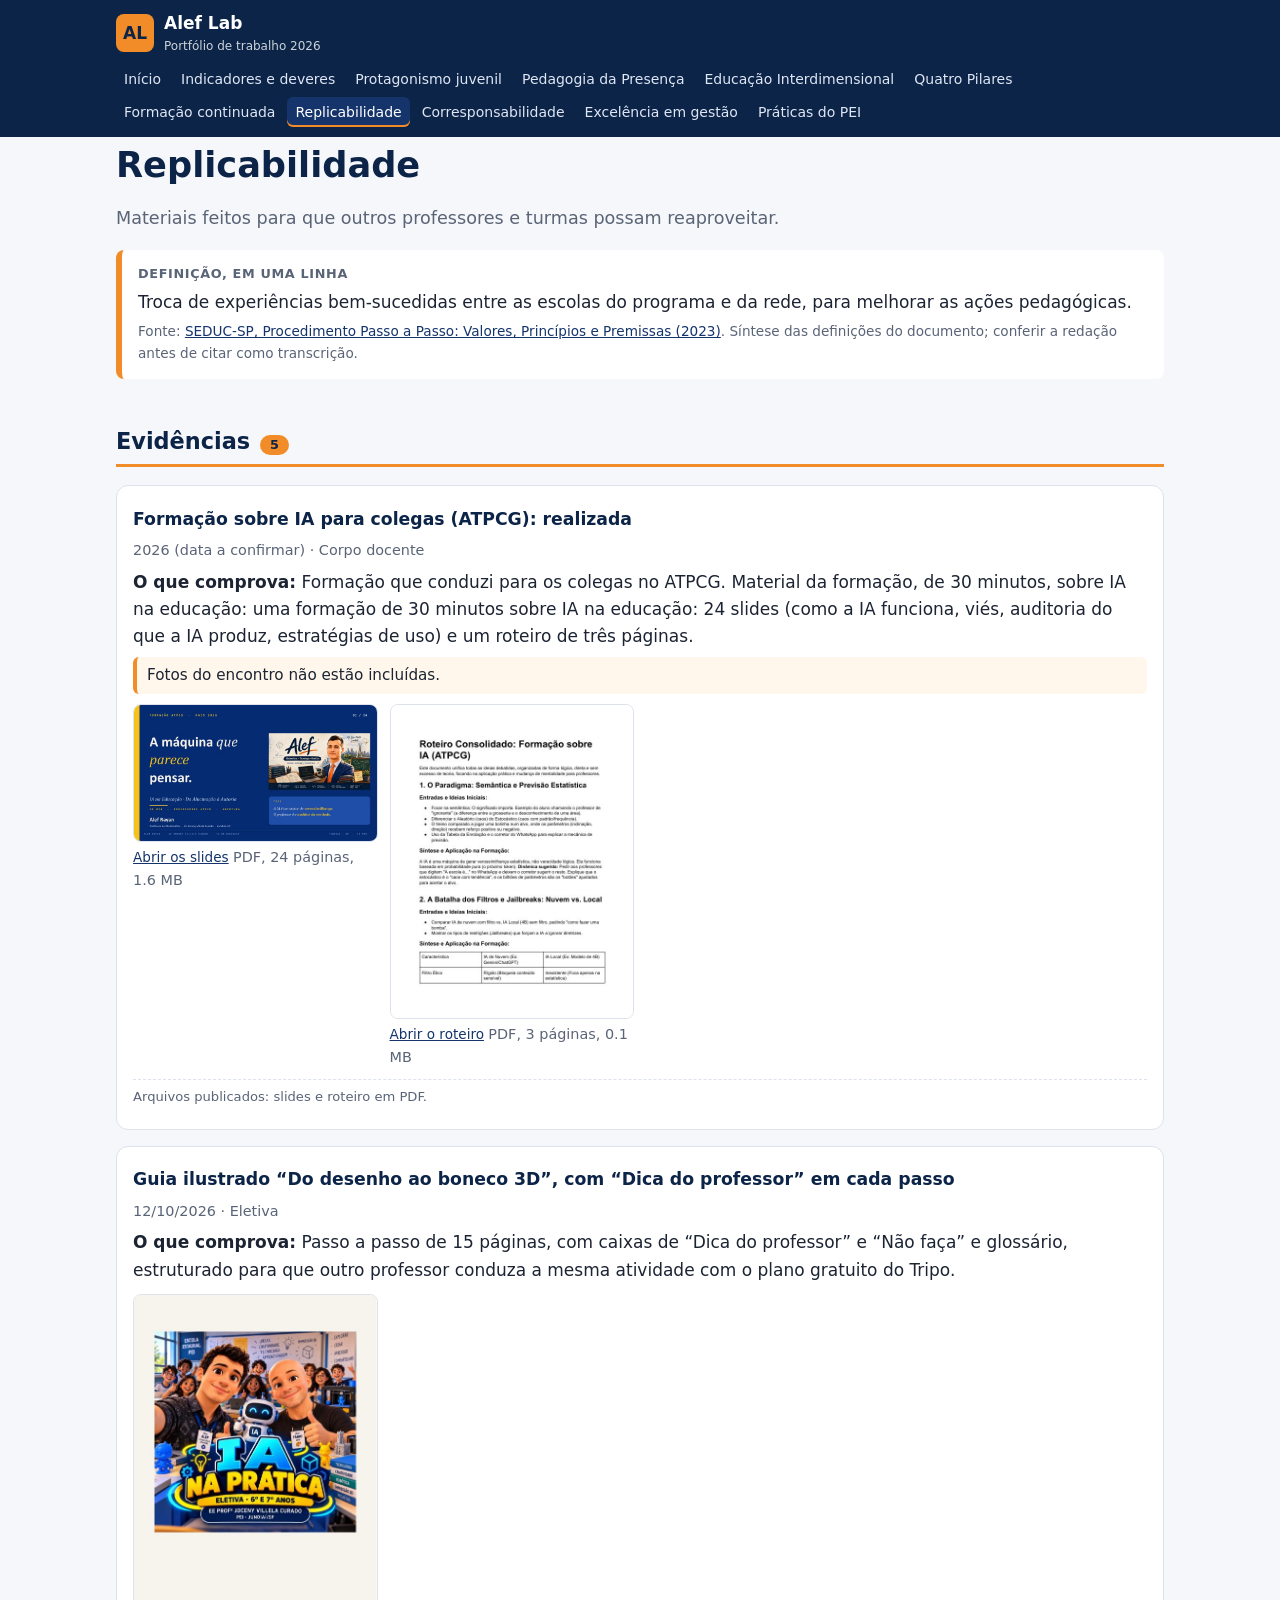
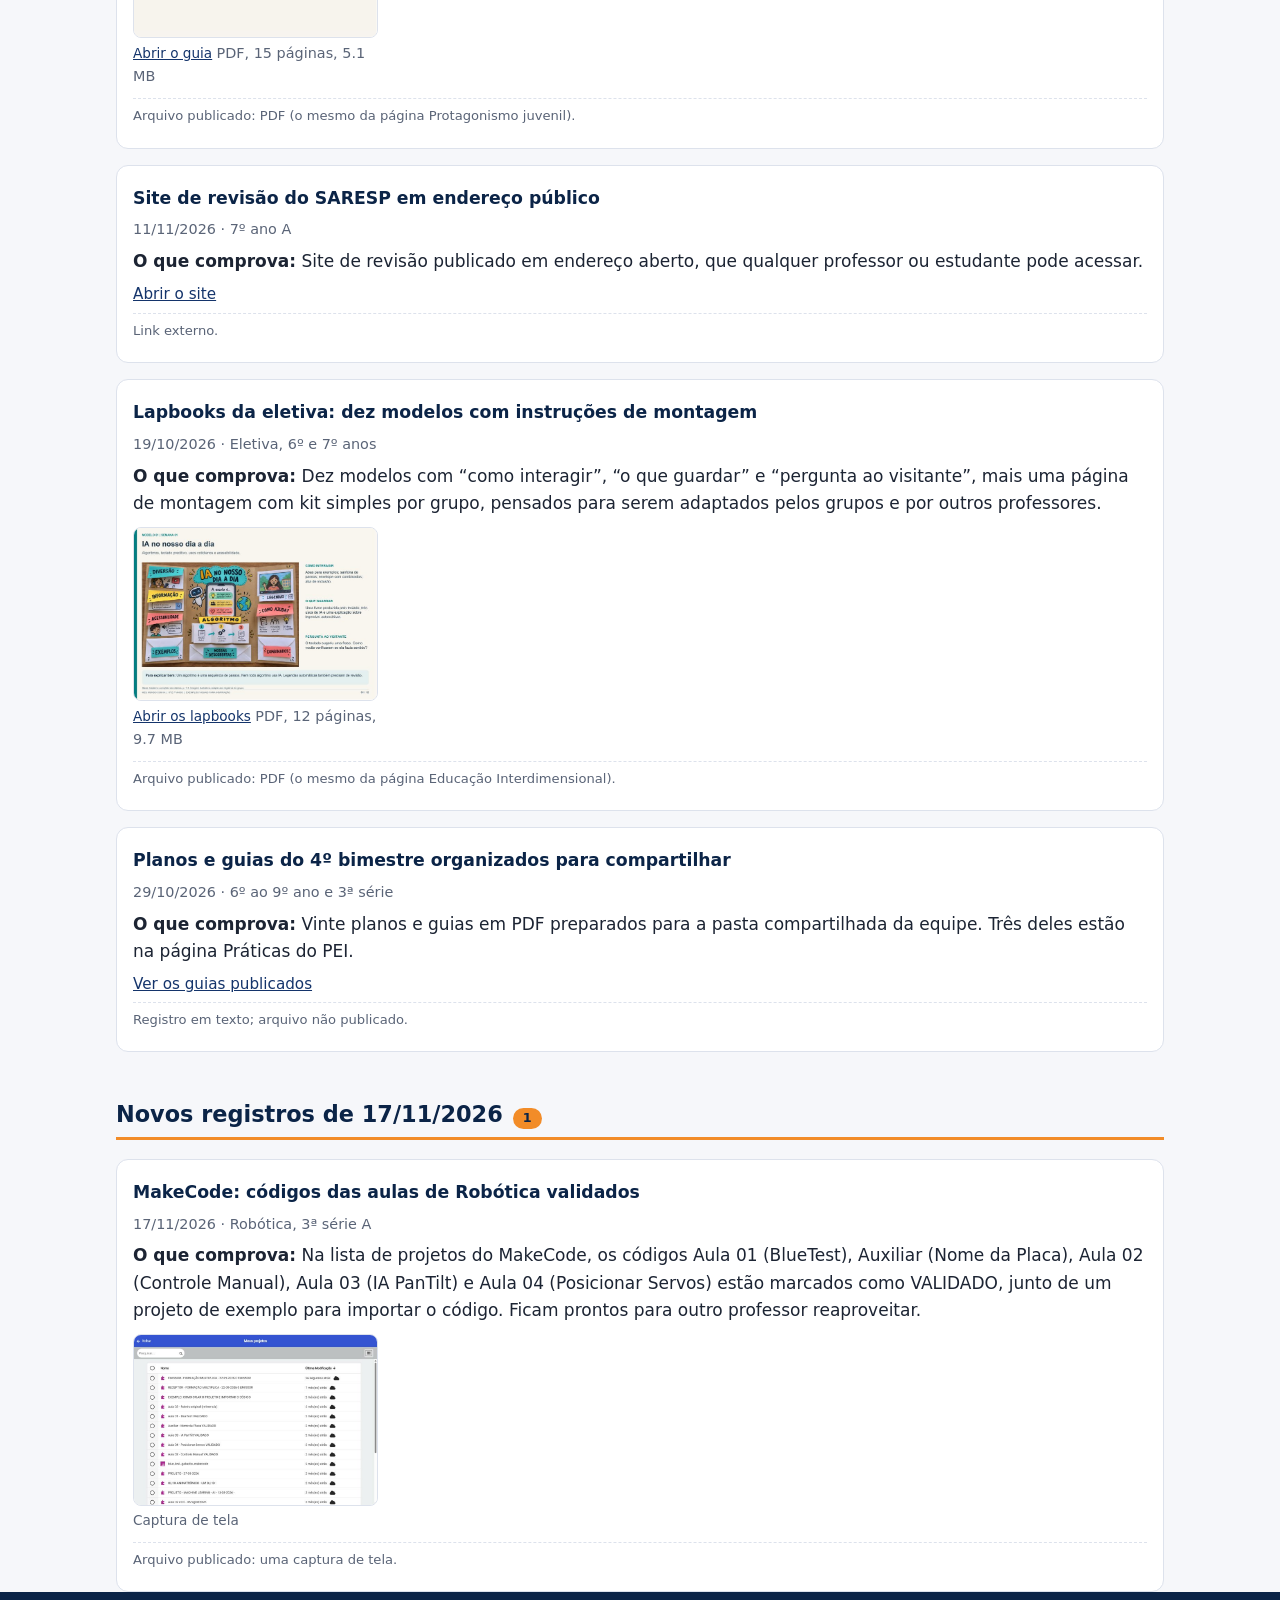
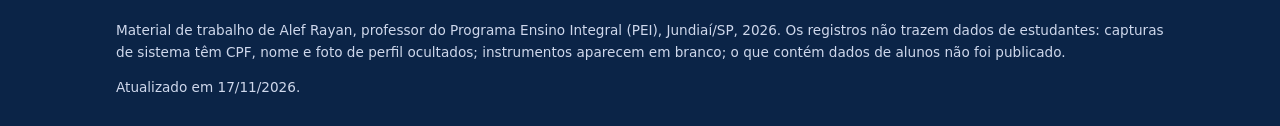
<file: replicabilidade.html>
<!doctype html>
<html lang="pt-BR">
<head>
<meta charset="utf-8">
<meta name="viewport" content="width=device-width, initial-scale=1">
<title>Replicabilidade | Portfólio Alef Lab 2026</title>
<meta name="description" content="Evidências de replicabilidade em 2026.">
<link rel="stylesheet" href="assets/style.css">
</head>
<body>
<header class="top"><div class="wrap">
<a class="brand" href="index.html"><span class="logo">AL</span><span>Alef Lab<small>Portfólio de trabalho 2026</small></span></a>
<nav aria-label="Páginas"><ul><li><a href="index.html">Início</a></li><li><a href="indicadores.html">Indicadores e deveres</a></li><li><a href="protagonismo-juvenil.html">Protagonismo juvenil</a></li><li><a href="pedagogia-da-presenca.html">Pedagogia da Presença</a></li><li><a href="educacao-interdimensional.html">Educação Interdimensional</a></li><li><a href="quatro-pilares.html">Quatro Pilares</a></li><li><a href="formacao-continuada.html">Formação continuada</a></li><li><a href="replicabilidade.html" aria-current="page">Replicabilidade</a></li><li><a href="corresponsabilidade.html">Corresponsabilidade</a></li><li><a href="excelencia-em-gestao.html">Excelência em gestão</a></li><li><a href="praticas-pei.html">Práticas do PEI</a></li></ul></nav>
</div></header>
<main class="wrap">
<h1>Replicabilidade</h1><p class="lead">Materiais feitos para que outros professores e turmas possam reaproveitar.</p><section class="def"><p class="def-t">Definição, em uma linha</p><p>Troca de experiências bem-sucedidas entre as escolas do programa e da rede, para melhorar as ações pedagógicas.</p><p class="src">Fonte: <a href="https://midiasstoragesec.blob.core.windows.net/001/2025/03/procedimento-passo-a-passo_valores-princpios-e-premissas.pdf" target="_blank" rel="noopener">SEDUC-SP, Procedimento Passo a Passo: Valores, Princípios e Premissas (2023)</a>. Síntese das definições do documento; conferir a redação antes de citar como transcrição.</p></section><h2>Evidências <span class="count">5</span></h2><div class="cards"><article class="card"><h3>Formação sobre IA para colegas (ATPCG): realizada</h3><p class="meta">2026 (data a confirmar) · Corpo docente</p><p><strong>O que comprova:</strong> Formação que conduzi para os colegas no ATPCG. Material da formação, de 30 minutos, sobre IA na educação: uma formação de 30 minutos sobre IA na educação: 24 slides (como a IA funciona, viés, auditoria do que a IA produz, estratégias de uso) e um roteiro de três páginas.</p><p class="note">Fotos do encontro não estão incluídas.</p><div class="shots"><figure class="shot pdf"><a href="assets/pdf/atpcg-ia-slides.pdf" target="_blank" rel="noopener"><img src="assets/thumbs/atpcg-ia-slides.jpg" alt="Primeiro slide da formação sobre IA para o ATPCG" loading="lazy"></a><figcaption><a href="assets/pdf/atpcg-ia-slides.pdf" target="_blank" rel="noopener">Abrir os slides</a> <span class="meta">PDF, 24 páginas, 1.6 MB</span></figcaption></figure><figure class="shot pdf"><a href="assets/pdf/atpcg-ia-roteiro.pdf" target="_blank" rel="noopener"><img src="assets/thumbs/atpcg-ia-roteiro.jpg" alt="Primeira página do roteiro da formação sobre IA" loading="lazy"></a><figcaption><a href="assets/pdf/atpcg-ia-roteiro.pdf" target="_blank" rel="noopener">Abrir o roteiro</a> <span class="meta">PDF, 3 páginas, 0.1 MB</span></figcaption></figure></div><p class="reg">Arquivos publicados: slides e roteiro em PDF.</p></article><article class="card"><h3>Guia ilustrado “Do desenho ao boneco 3D”, com “Dica do professor” em cada passo</h3><p class="meta">12/10/2026 · Eletiva</p><p><strong>O que comprova:</strong> Passo a passo de 15 páginas, com caixas de “Dica do professor” e “Não faça” e glossário, estruturado para que outro professor conduza a mesma atividade com o plano gratuito do Tripo.</p><div class="shots"><figure class="shot pdf"><a href="assets/pdf/guia-boneco-3d-tripo.pdf" target="_blank" rel="noopener"><img src="assets/thumbs/guia-boneco-3d-tripo.jpg" alt="Capa do guia ilustrado Do desenho ao boneco 3D" loading="lazy"></a><figcaption><a href="assets/pdf/guia-boneco-3d-tripo.pdf" target="_blank" rel="noopener">Abrir o guia</a> <span class="meta">PDF, 15 páginas, 5.1 MB</span></figcaption></figure></div><p class="reg">Arquivo publicado: PDF (o mesmo da página Protagonismo juvenil).</p></article><article class="card"><h3>Site de revisão do SARESP em endereço público</h3><p class="meta">11/11/2026 · 7º ano A</p><p><strong>O que comprova:</strong> Site de revisão publicado em endereço aberto, que qualquer professor ou estudante pode acessar.</p><p class="links"><a href="https://alefrayaneng-art.github.io/revisao-saresp-7ano/" target="_blank" rel="noopener">Abrir o site</a></p><p class="reg">Link externo.</p></article><article class="card"><h3>Lapbooks da eletiva: dez modelos com instruções de montagem</h3><p class="meta">19/10/2026 · Eletiva, 6º e 7º anos</p><p><strong>O que comprova:</strong> Dez modelos com “como interagir”, “o que guardar” e “pergunta ao visitante”, mais uma página de montagem com kit simples por grupo, pensados para serem adaptados pelos grupos e por outros professores.</p><div class="shots"><figure class="shot pdf"><a href="assets/pdf/lapbooks-eletiva-ia.pdf" target="_blank" rel="noopener"><img src="assets/thumbs/lapbooks-eletiva-ia.jpg" alt="Página inicial dos modelos de lapbook" loading="lazy"></a><figcaption><a href="assets/pdf/lapbooks-eletiva-ia.pdf" target="_blank" rel="noopener">Abrir os lapbooks</a> <span class="meta">PDF, 12 páginas, 9.7 MB</span></figcaption></figure></div><p class="reg">Arquivo publicado: PDF (o mesmo da página Educação Interdimensional).</p></article><article class="card"><h3>Planos e guias do 4º bimestre organizados para compartilhar</h3><p class="meta">29/10/2026 · 6º ao 9º ano e 3ª série</p><p><strong>O que comprova:</strong> Vinte planos e guias em PDF preparados para a pasta compartilhada da equipe. Três deles estão na página Práticas do PEI.</p><p class="links"><a href="praticas-pei.html#guias">Ver os guias publicados</a></p><p class="reg">Registro em texto; arquivo não publicado.</p></article></div>
<h2>Novos registros de 17/11/2026 <span class="count">1</span></h2><div class="cards"><article class="card"><h3>MakeCode: códigos das aulas de Robótica validados</h3><p class="meta">17/11/2026 · Robótica, 3ª série A</p><p><strong>O que comprova:</strong> Na lista de projetos do MakeCode, os códigos Aula 01 (BlueTest), Auxiliar (Nome da Placa), Aula 02 (Controle Manual), Aula 03 (IA PanTilt) e Aula 04 (Posicionar Servos) estão marcados como VALIDADO, junto de um projeto de exemplo para importar o código. Ficam prontos para outro professor reaproveitar.</p><div class="shots"><figure class="shot "><img src="assets/img/makecode-projetos-validados.jpg" alt="Captura da lista Meus projetos do MakeCode com projetos marcados como VALIDADO" loading="lazy"><figcaption>Captura de tela</figcaption></figure></div><p class="reg">Arquivo publicado: uma captura de tela.</p></article></div>
</main>
<footer><div class="wrap">
<p>Material de trabalho de Alef Rayan, professor do Programa Ensino Integral (PEI), Jundiaí/SP, 2026. Os registros não trazem dados de estudantes: capturas de sistema têm CPF, nome e foto de perfil ocultados; instrumentos aparecem em branco; o que contém dados de alunos não foi publicado.</p>
<p>Atualizado em 17/11/2026.</p>
</div></footer>

</body>
</html>
</file>
<file: assets/style.css>
:root{--navy:#0b2447;--navy2:#14346b;--orange:#f28c28;--bg:#f6f7fa;--ink:#1c2433;--mut:#5a6477;--line:#dde2ec;--card:#fff}
*{box-sizing:border-box}
html{scroll-behavior:smooth}
body{margin:0;background:var(--bg);color:var(--ink);font:17px/1.6 system-ui,-apple-system,"Segoe UI",Roboto,Arial,sans-serif}
.wrap{max-width:1080px;margin:0 auto;padding:0 16px}
a{color:var(--navy2)}
.top{background:var(--navy);color:#fff;position:sticky;top:0;z-index:5}
.top .wrap{display:flex;flex-wrap:wrap;align-items:center;gap:8px 20px;padding-top:10px;padding-bottom:10px}
.brand{display:flex;align-items:center;gap:10px;color:#fff;text-decoration:none;font-weight:700}
.brand small{display:block;font-weight:400;font-size:12px;opacity:.8}
.logo{background:var(--orange);color:var(--navy);border-radius:8px;width:38px;height:38px;display:grid;place-items:center;font-weight:800}
nav ul{list-style:none;margin:0;padding:0;display:flex;flex-wrap:wrap;gap:2px 4px}
nav a{color:#dfe6f5;text-decoration:none;font-size:14px;padding:4px 8px;border-radius:6px;display:block}
nav a:hover,nav a[aria-current]{background:var(--navy2);color:#fff}
nav a[aria-current]{box-shadow:inset 0 -2px 0 var(--orange)}
main{padding-top:24px;padding-bottom:40px}
h1{color:var(--navy);font-size:clamp(1.6rem,4vw,2.2rem);line-height:1.2;margin:.2em 0 .3em}
h2{color:var(--navy);font-size:1.4rem;border-bottom:3px solid var(--orange);padding-bottom:4px;margin-top:2em;display:flex;gap:10px;align-items:baseline;flex-wrap:wrap}
h3{font-size:1.08rem;margin:.2em 0 .2em;color:var(--navy)}
.count{background:var(--orange);color:var(--navy);font-size:.8rem;border-radius:20px;padding:0 10px;font-weight:700}
.lead{font-size:1.1rem;color:var(--mut)}
.def{background:#fff;border-left:6px solid var(--orange);padding:10px 16px;border-radius:8px;margin:16px 0}
.def p{margin:.3em 0}
.def-t{font-size:.8rem;text-transform:uppercase;letter-spacing:.05em;color:var(--mut);font-weight:700}
.src{font-size:.85rem;color:var(--mut)}
.cards{display:grid;gap:16px}
.card{background:var(--card);border:1px solid var(--line);border-radius:12px;padding:16px}
.card p{margin:.4em 0}
.meta{color:var(--mut);font-size:.9rem}
.note{background:#fff7ec;border-left:4px solid var(--orange);padding:6px 10px;border-radius:6px;font-size:.95rem}
.reg{font-size:.82rem;color:var(--mut);border-top:1px dashed var(--line);padding-top:6px;margin-top:10px}
.links{font-size:.95rem}
.shots{display:grid;grid-template-columns:repeat(auto-fill,minmax(200px,1fr));gap:12px;margin:10px 0}
.shot{margin:0}
.shot img{width:100%;height:auto;display:block;border:1px solid var(--line);border-radius:8px;background:#fff}
.shot figcaption{font-size:.85rem;color:var(--mut);margin-top:4px}
.zoom{cursor:zoom-in;display:block}
.lb{display:none;position:fixed;inset:0;background:rgba(5,12,28,.92);z-index:20;align-items:center;justify-content:center;padding:12px;cursor:zoom-out}
.lb:target{display:flex}
.lb img{max-width:100%;max-height:100%;object-fit:contain;border-radius:6px;background:#fff}
.hero{padding:10px 0 0}
.destaque{background:#fff;border:1px solid var(--line);border-top:6px solid var(--orange);border-radius:12px;padding:6px 18px 18px;margin:28px 0}
.destaque h2{border:0;margin-top:.8em}
.timeline{list-style:none;margin:16px 0 0;padding:0;border-left:3px solid var(--navy2)}
.tl{position:relative;padding:0 0 22px 18px}
.tl::before{content:"";position:absolute;left:-9px;top:6px;width:15px;height:15px;border-radius:50%;background:var(--orange);border:3px solid #fff;box-shadow:0 0 0 2px var(--navy2)}
.tl-when{font-weight:700;color:var(--navy2);font-size:.9rem}
.tl .shot{max-width:760px}
.aviso{background:#eef2fa;border-left:5px solid var(--navy2);padding:8px 14px;border-radius:8px;margin:18px 0}
.destaque-card{display:grid;grid-template-columns:1fr 220px;gap:18px;align-items:start;margin-top:12px}
.pgrid{display:grid;grid-template-columns:repeat(auto-fill,minmax(240px,1fr));gap:14px}
.pcard{display:block;background:#fff;border:1px solid var(--line);border-radius:12px;padding:14px;text-decoration:none;color:var(--ink);border-top:4px solid var(--navy2)}
.pcard:hover{border-top-color:var(--orange);box-shadow:0 2px 10px rgba(11,36,71,.12)}
.pcard p{margin:.3em 0;color:var(--mut);font-size:.95rem}
.n{font-size:.85rem;font-weight:700;color:var(--navy2)}
.prat{margin-bottom:10px}
footer{background:var(--navy);color:#cfd8ec;font-size:.85rem;padding:14px 0}
@media(max-width:640px){body{font-size:16px}.destaque-card{grid-template-columns:1fr}.shots{grid-template-columns:repeat(2,1fr)}.top{position:static}}
@media print{.top{position:static}.lb{display:none!important}}
</file>
